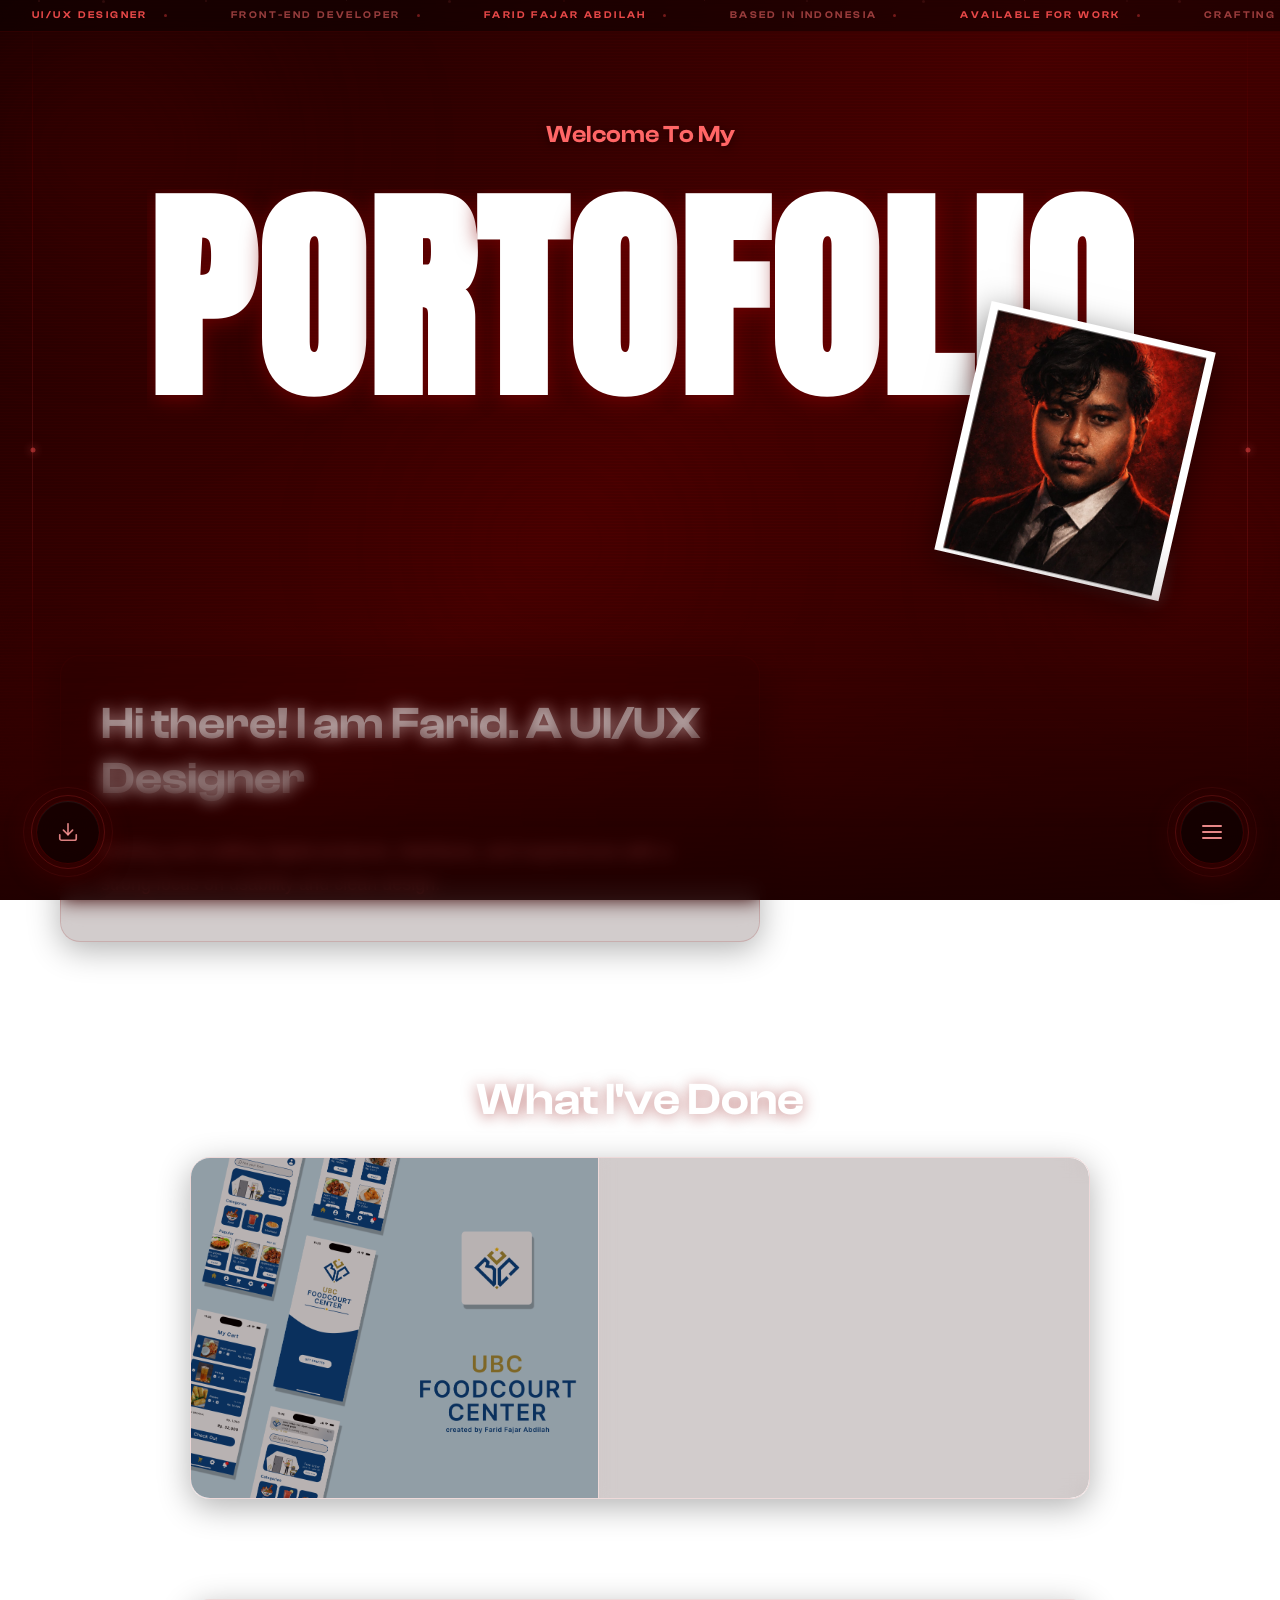
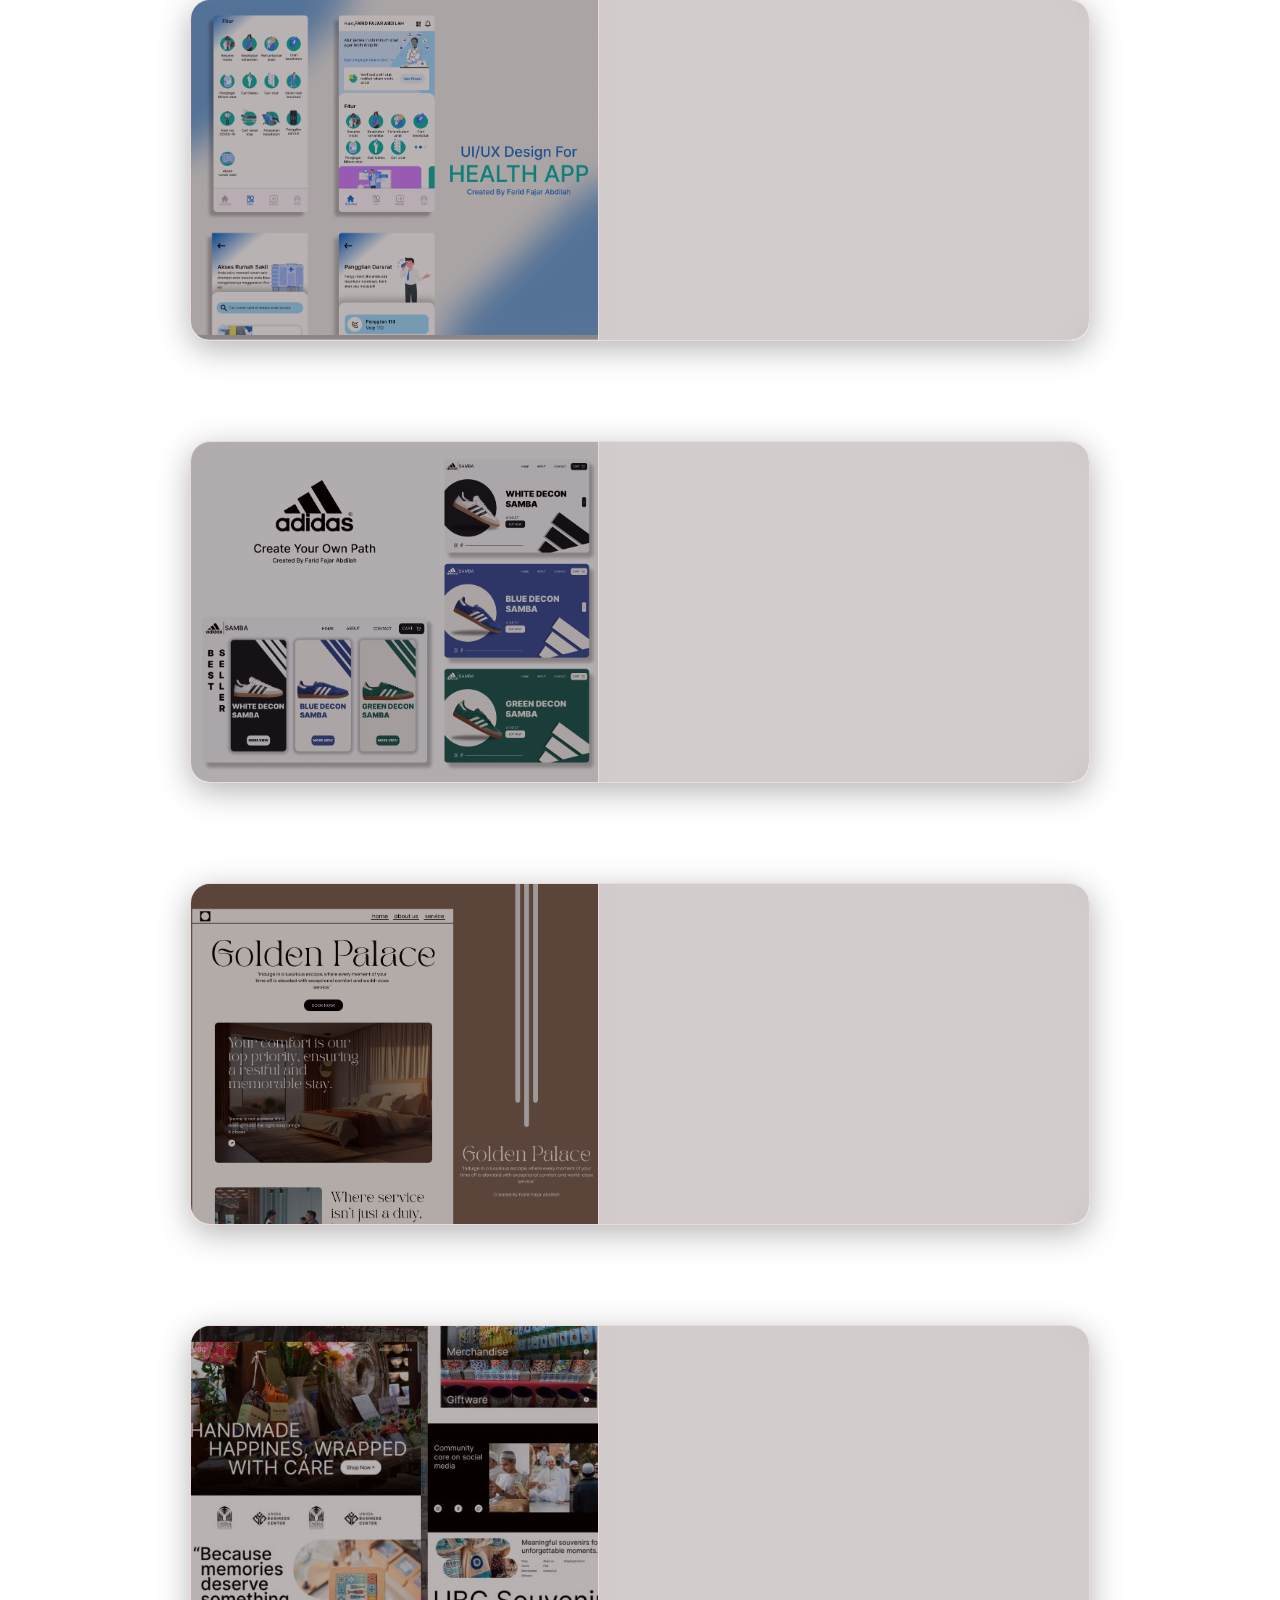
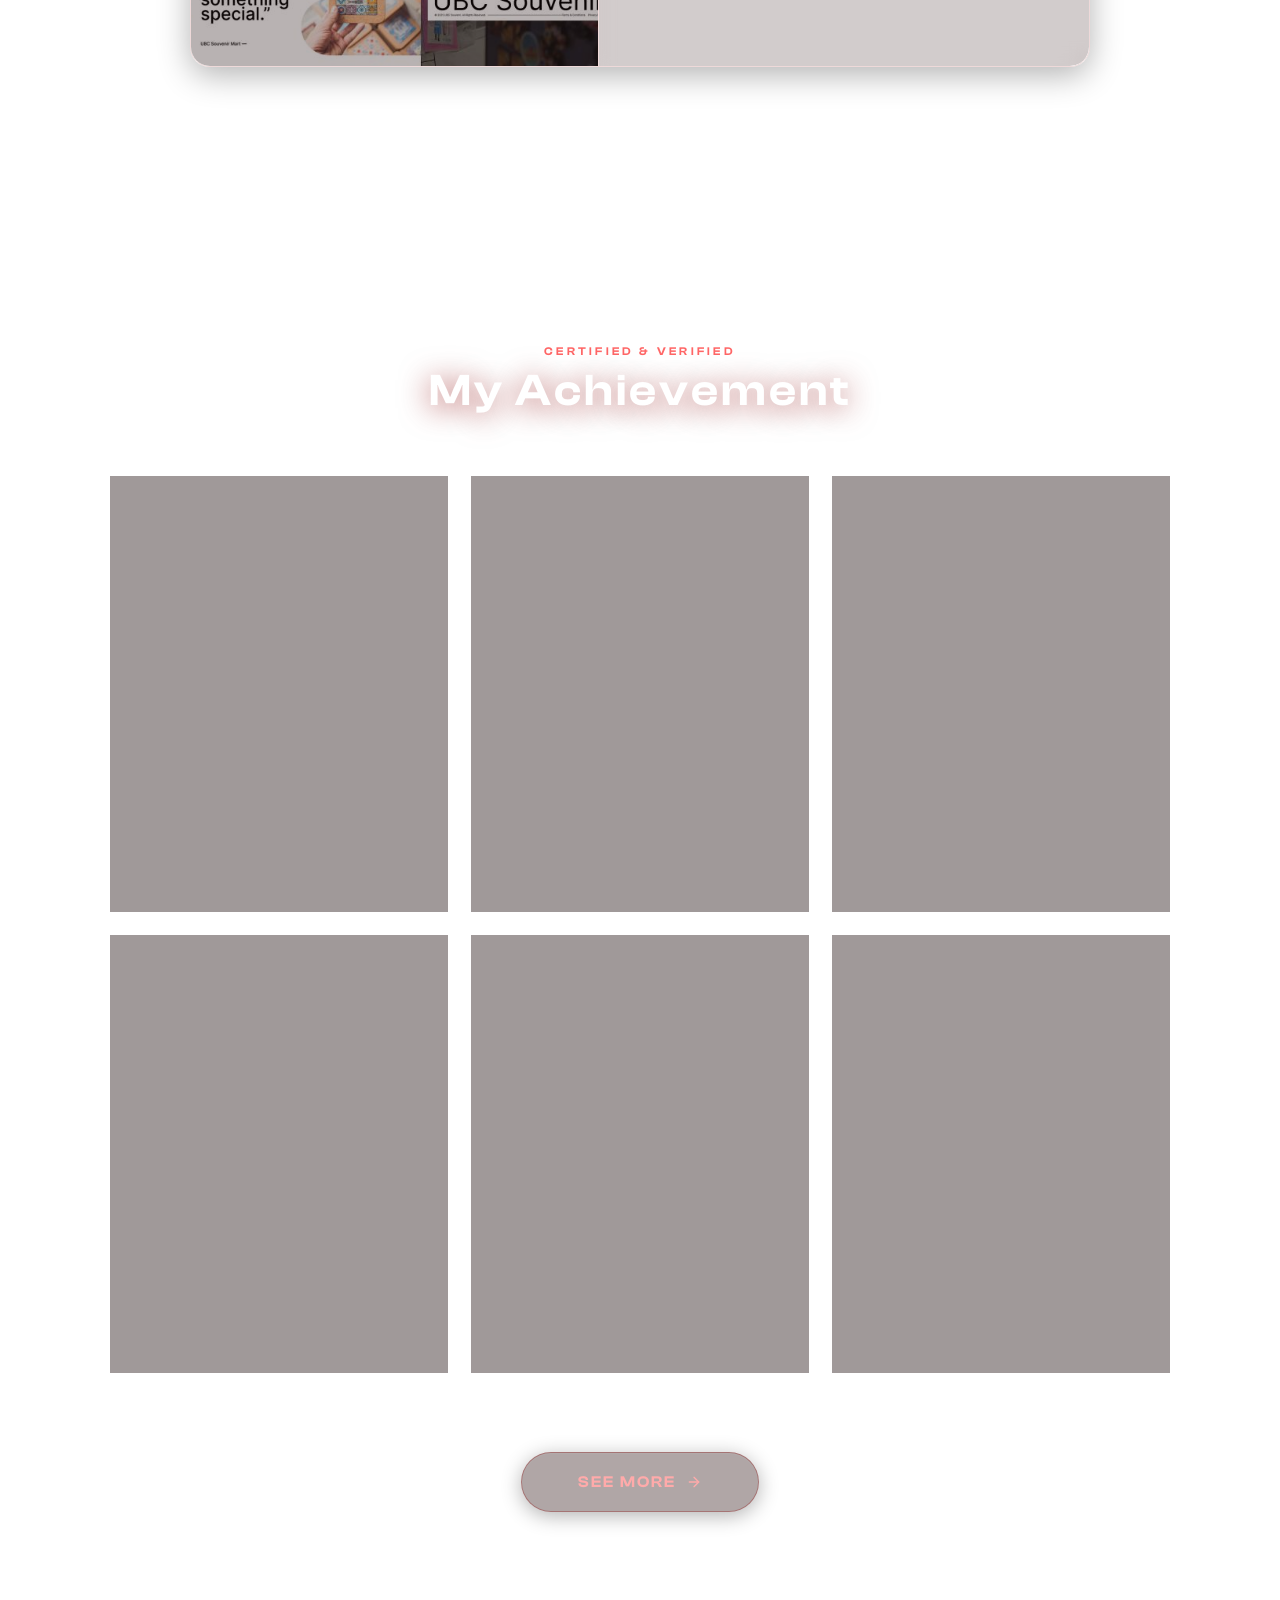
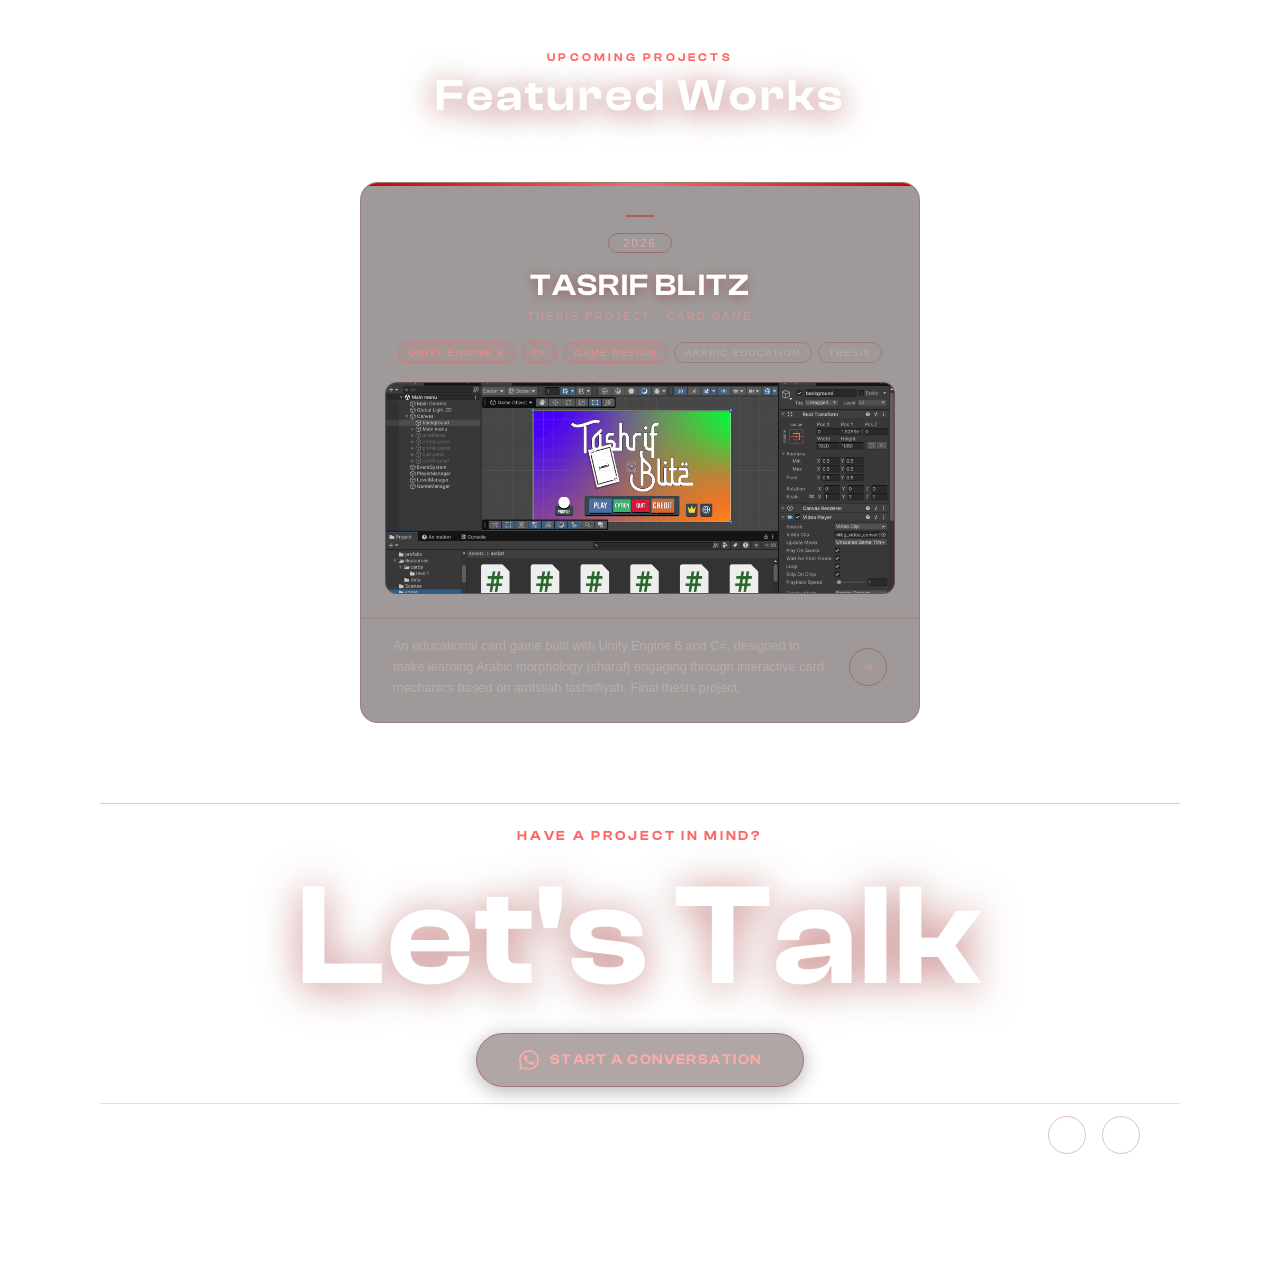
<file: index.html>
<!DOCTYPE html>
<html lang="id">

<head>
    <meta charset="UTF-8">
    <meta name="viewport" content="width=device-width, initial-scale=1.0">
    <title>Portfolio - Farid Fajar</title>
    <link rel="stylesheet" href="./styles/style.css">
    <link rel="shortcut icon" href="./public/assets/images/Group 29.png" type="image/x-icon">
    <link rel="stylesheet" href="https://unpkg.com/aos@next/dist/aos.css" />
</head>

<body>

    <!-- ══════════════════════════════════════════════════════════
         MARQUEE TICKER
    ══════════════════════════════════════════════════════════ -->
    <div class="marquee-wrap" aria-hidden="true">
        <div class="marquee-track">
            <!-- Segment A -->
            <span class="marquee-segment">
                <span class="marquee-item accent">UI/UX Designer<span class="marquee-dot"></span></span>
                <span class="marquee-item">Front-End Developer<span class="marquee-dot"></span></span>
                <span class="marquee-item accent">Farid Fajar Abdilah<span class="marquee-dot"></span></span>
                <span class="marquee-item">Based in Indonesia<span class="marquee-dot"></span></span>
                <span class="marquee-item accent">Available for Work<span class="marquee-dot"></span></span>
                <span class="marquee-item">Crafting Digital Experiences<span class="marquee-dot"></span></span>
                <span class="marquee-item accent">Unity Engine 6<span class="marquee-dot"></span></span>
                <span class="marquee-item">Open to Collaboration<span class="marquee-dot"></span></span>
                <span class="marquee-item accent">2026 Portfolio<span class="marquee-dot"></span></span>
                <span class="marquee-item">Clean Design · Usable Interfaces<span class="marquee-dot"></span></span>
            </span>
            <!-- Segment B (duplicate for seamless loop) -->
            <span class="marquee-segment">
                <span class="marquee-item accent">UI/UX Designer<span class="marquee-dot"></span></span>
                <span class="marquee-item">Front-End Developer<span class="marquee-dot"></span></span>
                <span class="marquee-item accent">Farid Fajar Abdilah<span class="marquee-dot"></span></span>
                <span class="marquee-item">Based in Indonesia<span class="marquee-dot"></span></span>
                <span class="marquee-item accent">Available for Work<span class="marquee-dot"></span></span>
                <span class="marquee-item">Crafting Digital Experiences<span class="marquee-dot"></span></span>
                <span class="marquee-item accent">Unity Engine 6<span class="marquee-dot"></span></span>
                <span class="marquee-item">Open to Collaboration<span class="marquee-dot"></span></span>
                <span class="marquee-item accent">2026 Portfolio<span class="marquee-dot"></span></span>
                <span class="marquee-item">Clean Design · Usable Interfaces<span class="marquee-dot"></span></span>
            </span>
        </div>
    </div>

    <div class="orb orb-1"></div>
    <div class="orb orb-2"></div>
    <div class="orb orb-3"></div>

    <div class="particles">
        <span class="particle"></span>
        <span class="particle"></span>
        <span class="particle"></span>
        <span class="particle"></span>
        <span class="particle"></span>
        <span class="particle"></span>
        <span class="particle"></span>
        <span class="particle"></span>
        <span class="particle"></span>
        <span class="particle"></span>
        <span class="particle"></span>
        <span class="particle"></span>
    </div>

    <div class="side-line side-line-left"></div>
    <div class="side-line side-line-right"></div>

    <!-- OLD NAV (hidden by CSS) -->
    <nav>
        <ul>
            <li><a href="#about">About</a></li>
            <li><a href="#project">Project</a></li>
            <li><a href="#achievement">Achievement</a></li>
            <li><a href="#featured">Featured</a></li>
            <li><a href="#contact">Contact</a></li>
        </ul>
    </nav>

    <!-- ══════════════════════════════════════════════════════════
         CV DOWNLOAD FAB - BOTTOM RIGHT (di atas FAB menu)
         Label sekarang ada di KANAN tombol
    ══════════════════════════════════════════════════════════ -->
    <div class="cv-fab-wrap" id="cvFab">
        <a href="./public/assets/images/sertif/farid-cv.pdf" download class="cv-fab-btn" aria-label="Download CV">
            <svg width="22" height="22" viewBox="0 0 24 24" fill="none" stroke="currentColor" stroke-width="1.8" stroke-linecap="round" stroke-linejoin="round">
                <path d="M21 15v4a2 2 0 01-2 2H5a2 2 0 01-2-2v-4"/>
                <polyline points="7 10 12 15 17 10"/>
                <line x1="12" y1="15" x2="12" y2="3"/>
            </svg>
        </a>
        <span class="cv-fab-label">Download CV</span>
    </div>

    <!-- ══════════════════════════════════════════════════════════
         FLOATING CIRCULAR NAV
    ══════════════════════════════════════════════════════════ -->
    <div class="fab-backdrop" id="fabBackdrop"></div>

    <div class="fab-nav" id="fabNav">

        <!-- Menu items (rendered bottom→top so first item is closest to button) -->
        <div class="fab-menu" id="fabMenu">

            <div class="fab-menu-item" data-index="4">
                <a href="#contact" class="fab-label" id="navContact">Contact</a>
                <a href="#contact" class="fab-icon-btn" aria-label="Contact">
                    <svg width="18" height="18" viewBox="0 0 24 24" fill="none" stroke="currentColor" stroke-width="1.8" stroke-linecap="round" stroke-linejoin="round">
                        <path d="M21 15a2 2 0 01-2 2H7l-4 4V5a2 2 0 012-2h14a2 2 0 012 2z"/>
                    </svg>
                </a>
            </div>

            <div class="fab-menu-item" data-index="3">
                <a href="#featured" class="fab-label">Featured</a>
                <a href="#featured" class="fab-icon-btn" aria-label="Featured">
                    <svg width="18" height="18" viewBox="0 0 24 24" fill="none" stroke="currentColor" stroke-width="1.8" stroke-linecap="round" stroke-linejoin="round">
                        <polygon points="12 2 15.09 8.26 22 9.27 17 14.14 18.18 21.02 12 17.77 5.82 21.02 7 14.14 2 9.27 8.91 8.26 12 2"/>
                    </svg>
                </a>
            </div>

            <div class="fab-menu-item" data-index="2">
                <a href="#achievement" class="fab-label">Achievement</a>
                <a href="#achievement" class="fab-icon-btn" aria-label="Achievement">
                    <svg width="18" height="18" viewBox="0 0 24 24" fill="none" stroke="currentColor" stroke-width="1.8" stroke-linecap="round" stroke-linejoin="round">
                        <circle cx="12" cy="8" r="6"/>
                        <path d="M15.477 12.89L17 22l-5-3-5 3 1.523-9.11"/>
                    </svg>
                </a>
            </div>

            <div class="fab-menu-item" data-index="1">
                <a href="#project" class="fab-label">Project</a>
                <a href="#project" class="fab-icon-btn" aria-label="Project">
                    <svg width="18" height="18" viewBox="0 0 24 24" fill="none" stroke="currentColor" stroke-width="1.8" stroke-linecap="round" stroke-linejoin="round">
                        <rect x="2" y="3" width="20" height="14" rx="2"/>
                        <path d="M8 21h8M12 17v4"/>
                    </svg>
                </a>
            </div>

            <div class="fab-menu-item" data-index="0">
                <a href="#about" class="fab-label">About</a>
                <a href="#about" class="fab-icon-btn" aria-label="About">
                    <svg width="18" height="18" viewBox="0 0 24 24" fill="none" stroke="currentColor" stroke-width="1.8" stroke-linecap="round" stroke-linejoin="round">
                        <path d="M20 21v-2a4 4 0 00-4-4H8a4 4 0 00-4 4v2"/>
                        <circle cx="12" cy="7" r="4"/>
                    </svg>
                </a>
            </div>

        </div>

        <!-- Main toggle button -->
        <div class="fab-toggle" id="fabToggle" aria-label="Toggle navigation" role="button" tabindex="0">
            <!-- Menu label tooltip -->
            <span class="fab-nav-label">Menu</span>
            <div class="fab-toggle-icon">
                <span></span>
                <span></span>
                <span></span>
            </div>
        </div>

    </div>

    <div class="container">
        <div class="hero">
            <p>Welcome To My</p>
            <div class="hero-title-wrapper">
                <h1 id="animated-title">PORTOFOLIO</h1>
            </div>
            <div class="hero-image-container">
                <img class="my-photo" src="./public/assets/images/Group 29.png" alt="Hero Image">
            </div>
        </div>

        <section id="about">
            <h1>Hi there! I am Farid. A UI/UX Designer</h1>
            <p>
                building and crafting digital products, interfaces, and experiences with a strong focus on usability and
                clean design.
            </p>
        </section>

        <section class="slider">
            <div class="slider-continer">
                <div class="slider-img"></div>
            </div>
        </section>

        <section id="project">
            <div class="project-wrapper">

                <div class="project-title">
                    <h1>What I've Done</h1>
                </div>

                <div class="project-list">

                    <div class="portfolio-card">
                        <div class="card-visual">
                            <img class="card-visual-img" src="./public/assets/images/Frame 2.png" alt="UBC App Design">
                        </div>
                        <div class="card-content">
                            <span class="tag">UBC App Design</span>
                            <p class="card-heading">
                                Designed a modern mobile app for Unida Business Center with an intuitive flow and
                                seamless user experience to support campus business activities.
                            </p>
                        </div>
                    </div>

                    <div class="portfolio-card">
                        <div class="card-visual">
                            <img class="card-visual-img" src="./public/assets/images/Frame 3.png" alt="Health App Design">
                        </div>
                        <div class="card-content">
                            <span class="tag">Health App Design</span>
                            <p class="card-heading">
                                Designed a health application that helps users monitor their condition, schedule
                                consultations, and access medical information quickly and easily.
                            </p>
                        </div>
                    </div>

                    <div class="portfolio-card">
                        <div class="card-visual">
                            <img class="card-visual-img" src="./public/assets/images/Frame 1.png" alt="Adidas Samba Web Design">
                        </div>
                        <div class="card-content">
                            <span class="tag">Adidas Samba Web Design</span>
                            <p class="card-heading">
                                Built a product landing page for Adidas Samba with a bold aesthetic, clean layout, and
                                compelling product presentation to drive purchase intent.
                            </p>
                        </div>
                    </div>

                    <div class="portfolio-card">
                        <div class="card-visual">
                            <img class="card-visual-img" src="./public/assets/images/Frame 6.png" alt="Golden Palace Hotel Web Design">
                        </div>
                        <div class="card-content">
                            <span class="tag">Golden Palace Hotel Web Design</span>
                            <p class="card-heading">
                                Designed a luxury hotel website with an elegant feel, showcasing rooms, facilities, and
                                the overall stay experience to attract potential guests.
                            </p>
                        </div>
                    </div>

                    <div class="portfolio-card">
                        <div class="card-visual">
                            <img class="card-visual-img" src="./public/assets/images/image.png" alt="UBC Souvenir Web Design">
                        </div>
                        <div class="card-content">
                            <span class="tag">UBC Souvenir Web Design</span>
                            <p class="card-heading">
                                Designed a user-friendly souvenir store website for Unida Business Center, presenting
                                the product catalog attractively to support campus merchandise sales online.
                            </p>
                        </div>
                    </div>

                </div>

                <div class="see-more-wrapper">
                    <a href="projects.html" class="btn-see-more">
                        <span>See More</span>
                        <svg width="16" height="16" viewBox="0 0 24 24" fill="none" stroke="currentColor" stroke-width="2" stroke-linecap="round" stroke-linejoin="round">
                            <line x1="5" y1="12" x2="19" y2="12"/>
                            <polyline points="12 5 19 12 12 19"/>
                        </svg>
                    </a>
                </div>

            </div>
        </section>

        <section id="achievement">
            <div class="achievement-wrapper">

                <div class="achievement-header">
                    <p class="achievement-sub">Certified &amp; Verified</p>
                    <h1 class="achievement-title">My Achievement</h1>
                </div>

                <div class="cert-grid">

                    <div class="cert-card">
                        <div class="cert-img-wrap">
                            <img src="./public/assets/images/sertif/cert1.jpg" alt="Belajar Dasar Pemrograman Web" class="cert-img">
                            <div class="cert-overlay">
                                <span class="cert-date">25 Juni 2025</span>
                            </div>
                        </div>
                        <div class="cert-info">
                            <span class="cert-tag">Web Development</span>
                            <h3 class="cert-name">Belajar Dasar Pemrograman Web</h3>
                            <p class="cert-desc">Menguasai fondasi web development: HTML semantik, CSS styling, dan struktur halaman web yang baik sebagai langkah awal menjadi web developer profesional.</p>
                            <a href="https://dicoding.com/certificates/07Z632232ZQR" target="_blank" class="cert-verify">
                                <span>Verify</span>
                                <svg width="12" height="12" viewBox="0 0 24 24" fill="none" stroke="currentColor" stroke-width="2.5"><path d="M18 13v6a2 2 0 01-2 2H5a2 2 0 01-2-2V8a2 2 0 012-2h6"/><polyline points="15 3 21 3 21 9"/><line x1="10" y1="14" x2="21" y2="3"/></svg>
                            </a>
                        </div>
                    </div>

                    <div class="cert-card">
                        <div class="cert-img-wrap">
                            <img src="./public/assets/images/sertif/cert2.jpg" alt="Belajar Fundamental Front-End Web Development" class="cert-img">
                            <div class="cert-overlay">
                                <span class="cert-date">24 Oktober 2025</span>
                            </div>
                        </div>
                        <div class="cert-info">
                            <span class="cert-tag">Front-End</span>
                            <h3 class="cert-name">Belajar Fundamental Front-End Web Development</h3>
                            <p class="cert-desc">Memperdalam kemampuan front-end dengan konsep lanjutan seperti Web Components, module bundler, dan pengembangan aplikasi web modern yang interaktif.</p>
                            <a href="https://dicoding.com/certificates/N9ZO21LL6PG5" target="_blank" class="cert-verify">
                                <span>Verify</span>
                                <svg width="12" height="12" viewBox="0 0 24 24" fill="none" stroke="currentColor" stroke-width="2.5"><path d="M18 13v6a2 2 0 01-2 2H5a2 2 0 01-2-2V8a2 2 0 012-2h6"/><polyline points="15 3 21 3 21 9"/><line x1="10" y1="14" x2="21" y2="3"/></svg>
                            </a>
                        </div>
                    </div>

                    <div class="cert-card">
                        <div class="cert-img-wrap">
                            <img src="./public/assets/images/sertif/cert3.jpg" alt="Memulai Dasar Pemrograman untuk Menjadi Pengembang Software" class="cert-img">
                            <div class="cert-overlay">
                                <span class="cert-date">17 Agustus 2025</span>
                            </div>
                        </div>
                        <div class="cert-info">
                            <span class="cert-tag">Programming</span>
                            <h3 class="cert-name">Memulai Dasar Pemrograman untuk Menjadi Pengembang Software</h3>
                            <p class="cert-desc">Membangun pemahaman dasar dunia pemrograman dan software development: mulai dari cara kerja komputer hingga pola pikir seorang developer.</p>
                            <a href="https://dicoding.com/certificates/MEPJ2LMGWP3V" target="_blank" class="cert-verify">
                                <span>Verify</span>
                                <svg width="12" height="12" viewBox="0 0 24 24" fill="none" stroke="currentColor" stroke-width="2.5"><path d="M18 13v6a2 2 0 01-2 2H5a2 2 0 01-2-2V8a2 2 0 012-2h6"/><polyline points="15 3 21 3 21 9"/><line x1="10" y1="14" x2="21" y2="3"/></svg>
                            </a>
                        </div>
                    </div>

                    <div class="cert-card">
                        <div class="cert-img-wrap">
                            <img src="./public/assets/images/sertif/cert4.jpg" alt="Belajar Dasar Pemrograman JavaScript" class="cert-img">
                            <div class="cert-overlay">
                                <span class="cert-date">08 September 2025</span>
                            </div>
                        </div>
                        <div class="cert-info">
                            <span class="cert-tag">JavaScript</span>
                            <h3 class="cert-name">Belajar Dasar Pemrograman JavaScript</h3>
                            <p class="cert-desc">Menguasai bahasa pemrograman JavaScript dari dasar: variabel, fungsi, logika, hingga manipulasi data — fondasi utama pengembangan web modern.</p>
                            <a href="https://dicoding.com/certificates/07Z6JG1G2XQR" target="_blank" class="cert-verify">
                                <span>Verify</span>
                                <svg width="12" height="12" viewBox="0 0 24 24" fill="none" stroke="currentColor" stroke-width="2.5"><path d="M18 13v6a2 2 0 01-2 2H5a2 2 0 01-2-2V8a2 2 0 012-2h6"/><polyline points="15 3 21 3 21 9"/><line x1="10" y1="14" x2="21" y2="3"/></svg>
                            </a>
                        </div>
                    </div>

                    <div class="cert-card">
                        <div class="cert-img-wrap">
                            <img src="./public/assets/images/sertif/cert5.jpg" alt="Pengenalan ke Logika Pemrograman" class="cert-img">
                            <div class="cert-overlay">
                                <span class="cert-date">20 Agustus 2025</span>
                            </div>
                        </div>
                        <div class="cert-info">
                            <span class="cert-tag">Logic</span>
                            <h3 class="cert-name">Pengenalan ke Logika Pemrograman (Programming Logic 101)</h3>
                            <p class="cert-desc">Memahami dasar-dasar logika komputasional: algoritma, flowchart, kondisional, dan perulangan — kunci berpikir seperti seorang programmer.</p>
                            <a href="https://dicoding.com/certificates/KEXL23DE0ZG2" target="_blank" class="cert-verify">
                                <span>Verify</span>
                                <svg width="12" height="12" viewBox="0 0 24 24" fill="none" stroke="currentColor" stroke-width="2.5"><path d="M18 13v6a2 2 0 01-2 2H5a2 2 0 01-2-2V8a2 2 0 012-2h6"/><polyline points="15 3 21 3 21 9"/><line x1="10" y1="14" x2="21" y2="3"/></svg>
                            </a>
                        </div>
                    </div>

                    <div class="cert-card">
                        <div class="cert-img-wrap">
                            <img src="./public/assets/images/sertif/cert6.jpg" alt="Belajar Membuat Front-End Web untuk Pemula" class="cert-img">
                            <div class="cert-overlay">
                                <span class="cert-date">23 September 2025</span>
                            </div>
                        </div>
                        <div class="cert-info">
                            <span class="cert-tag">Front-End</span>
                            <h3 class="cert-name">Belajar Membuat Front-End Web untuk Pemula</h3>
                            <p class="cert-desc">Belajar membangun antarmuka web yang responsif dan menarik dari nol menggunakan HTML dan CSS, dengan pendekatan yang ramah untuk pemula.</p>
                            <a href="https://dicoding.com/certificates/GRX5JD8LYX0M" target="_blank" class="cert-verify">
                                <span>Verify</span>
                                <svg width="12" height="12" viewBox="0 0 24 24" fill="none" stroke="currentColor" stroke-width="2.5"><path d="M18 13v6a2 2 0 01-2 2H5a2 2 0 01-2-2V8a2 2 0 012-2h6"/><polyline points="15 3 21 3 21 9"/><line x1="10" y1="14" x2="21" y2="3"/></svg>
                            </a>
                        </div>
                    </div>

                </div>

                <div class="see-more-wrapper">
                    <a href="achievment.html" class="btn-see-more">
                        <span>See More</span>
                        <svg width="16" height="16" viewBox="0 0 24 24" fill="none" stroke="currentColor" stroke-width="2" stroke-linecap="round" stroke-linejoin="round">
                            <line x1="5" y1="12" x2="19" y2="12"/>
                            <polyline points="12 5 19 12 12 19"/>
                        </svg>
                    </a>
                </div>

            </div>
        </section>

        <section id="featured">
            <div class="featured-wrapper">

                <div class="featured-header">
                    <p class="featured-sub">Upcoming Projects</p>
                    <h1 class="featured-title">Featured Works</h1>
                </div>

                <div class="featured-grid">

                    <div class="featured-card">
                        <div class="featured-card-accent accent-red"></div>
                        <div class="featured-card-top">
                            <div class="featured-dash"></div>
                            <span class="featured-year">2026</span>
                            <h3 class="featured-card-title">TASRIF BLITZ</h3>
                            <p class="featured-card-type">Thesis Project · Card Game</p>
                        </div>

                        <div class="featured-tags">
                            <span class="ftag highlight">Unity Engine 6</span>
                            <span class="ftag highlight">C#</span>
                            <span class="ftag highlight">Game Design</span>
                            <span class="ftag">Arabic Education</span>
                            <span class="ftag">Thesis</span>
                        </div>

                        <div class="featured-visual">
                            <div class="featured-visual-inner">
                                <img src="./public/assets/images/game.png" alt="Tashrif Blitz Gameplay" class="featured-visual-img">
                            </div>
                        </div>

                        <div class="featured-card-footer">
                            <p class="featured-desc">
                                An educational card game built with Unity Engine 6 and C#, designed to make learning Arabic morphology (sharaf) engaging through interactive card mechanics based on amtsilah tashrifiyah. Final thesis project.
                            </p>
                            <div class="featured-arrow">
                                <svg width="14" height="14" viewBox="0 0 24 24" fill="none" stroke="currentColor" stroke-width="2"><path d="M5 12h14M12 5l7 7-7 7"/></svg>
                            </div>
                        </div>
                    </div>

                </div>
            </div>
        </section>

        <section id="contact">
            <div class="contact-wrapper">
                <p class="contact-sub">Have a project in mind?</p>
                <h2 class="contact-title">Let's Talk</h2>
                <a
                    href="https://wa.me/6282331598511?text=Hi%20Farid%2C%20I%20saw%20your%20portfolio%20and%20would%20love%20to%20talk!"
                    target="_blank"
                    class="btn-whatsapp"
                >
                    <svg width="20" height="20" viewBox="0 0 24 24" fill="currentColor">
                        <path d="M17.472 14.382c-.297-.149-1.758-.867-2.03-.967-.273-.099-.471-.148-.67.15-.197.297-.767.966-.94 1.164-.173.199-.347.223-.644.075-.297-.15-1.255-.463-2.39-1.475-.883-.788-1.48-1.761-1.653-2.059-.173-.297-.018-.458.13-.606.134-.133.298-.347.446-.52.149-.174.198-.298.298-.497.099-.198.05-.371-.025-.52-.075-.149-.669-1.612-.916-2.207-.242-.579-.487-.5-.669-.51-.173-.008-.371-.01-.57-.01-.198 0-.52.074-.792.372-.272.297-1.04 1.016-1.04 2.479 0 1.462 1.065 2.875 1.213 3.074.149.198 2.096 3.2 5.077 4.487.709.306 1.262.489 1.694.625.712.227 1.36.195 1.871.118.571-.085 1.758-.719 2.006-1.413.248-.694.248-1.289.173-1.413-.074-.124-.272-.198-.57-.347m-5.421 7.403h-.004a9.87 9.87 0 01-5.031-1.378l-.361-.214-3.741.982.998-3.648-.235-.374a9.86 9.86 0 01-1.51-5.26c.001-5.45 4.436-9.884 9.888-9.884 2.64 0 5.122 1.03 6.988 2.898a9.825 9.825 0 012.893 6.994c-.003 5.45-4.437 9.884-9.885 9.884m8.413-18.297A11.815 11.815 0 0012.05 0C5.495 0 .16 5.335.157 11.892c0 2.096.547 4.142 1.588 5.945L.057 24l6.305-1.654a11.882 11.882 0 005.683 1.448h.005c6.554 0 11.89-5.335 11.893-11.893a11.821 11.821 0 00-3.48-8.413z"/>
                    </svg>
                    <span>Start a Conversation</span>
                </a>
            </div>

            <footer class="site-footer">
                <p class="footer-copy">&copy; 2025 Farid Fajar Abdilah. All rights reserved.</p>
                <div class="footer-socials">
                    <a href="https://www.instagram.com/farid_fajar_abdilah?igsh=MTcydG9mejZjM2Y5dQ==" target="_blank" class="social-link" aria-label="Instagram">
                        <svg width="20" height="20" viewBox="0 0 24 24" fill="none" stroke="currentColor" stroke-width="1.8" stroke-linecap="round" stroke-linejoin="round">
                            <rect x="2" y="2" width="20" height="20" rx="5" ry="5"/>
                            <circle cx="12" cy="12" r="4"/>
                            <circle cx="17.5" cy="6.5" r="0.8" fill="currentColor" stroke="none"/>
                        </svg>
                    </a>
                    <a href="https://www.linkedin.com/in/farid-fajar-abdilah-87ba18336/" target="_blank" class="social-link" aria-label="LinkedIn">
                        <svg width="20" height="20" viewBox="0 0 24 24" fill="currentColor">
                            <path d="M20.447 20.452h-3.554v-5.569c0-1.328-.027-3.037-1.852-3.037-1.853 0-2.136 1.445-2.136 2.939v5.667H9.351V9h3.414v1.561h.046c.477-.9 1.637-1.85 3.37-1.85 3.601 0 4.267 2.37 4.267 5.455v6.286zM5.337 7.433a2.062 2.062 0 01-2.063-2.065 2.064 2.064 0 112.063 2.065zm1.782 13.019H3.555V9h3.564v11.452zM22.225 0H1.771C.792 0 0 .774 0 1.729v20.542C0 23.227.792 24 1.771 24h20.451C23.2 24 24 23.227 24 22.271V1.729C24 .774 23.2 0 22.222 0h.003z"/>
                        </svg>
                    </a>
                </div>
            </footer>
        </section>
    </div>

    <script src="./script/script.js"></script>
    <script src="https://unpkg.com/aos@next/dist/aos.js"></script>
    <script>
        AOS.init();
    </script>
    <script src="./script/slider.js"></script>

</body>

</html>
</file>
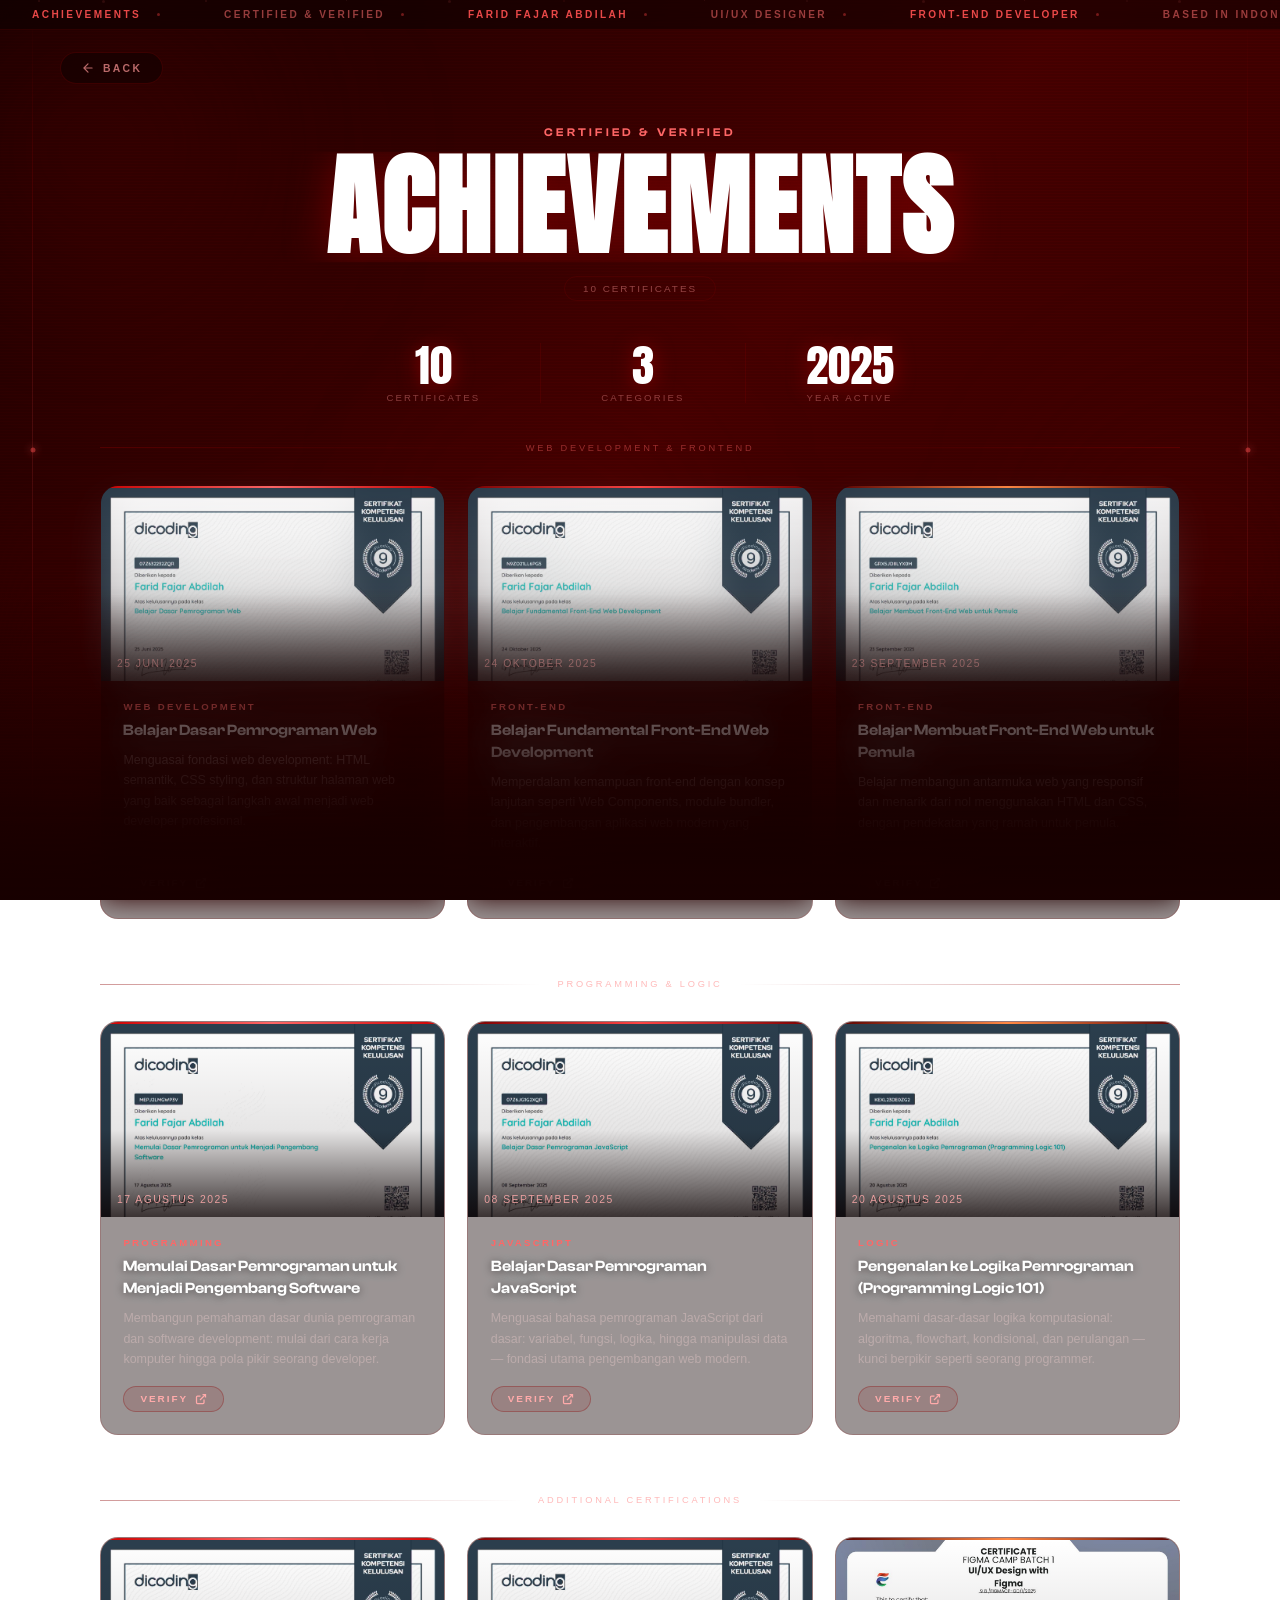
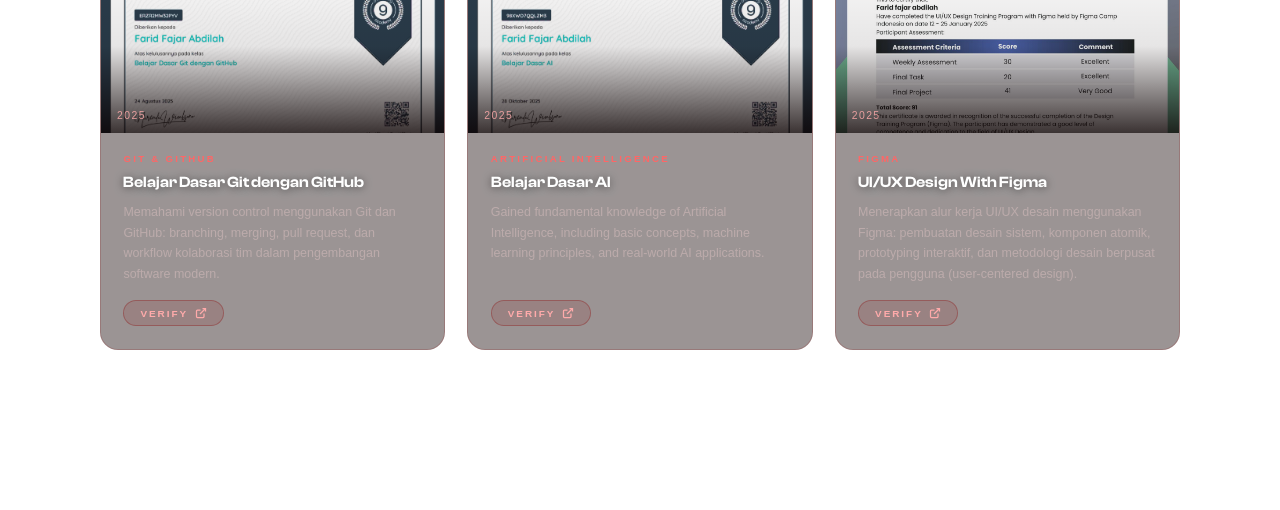
<file: achievment.html>
<!DOCTYPE html>
<html lang="id">

<head>
    <meta charset="UTF-8">
    <meta name="viewport" content="width=device-width, initial-scale=1.0">
    <title>Achievements — Farid Fajar</title>
    <link rel="shortcut icon" href="./public/assets/images/Group 29.png" type="image/x-icon">
    <link rel="stylesheet" href="./styles/achievment.css">

</head>

<body>

    <div class="blur-bottom"></div>

    <!-- MARQUEE -->
    <div class="marquee-wrap" aria-hidden="true">
        <div class="marquee-track">
            <span class="marquee-segment">
                <span class="marquee-item accent">Achievements<span class="marquee-dot"></span></span>
                <span class="marquee-item">Certified &amp; Verified<span class="marquee-dot"></span></span>
                <span class="marquee-item accent">Farid Fajar Abdilah<span class="marquee-dot"></span></span>
                <span class="marquee-item">UI/UX Designer<span class="marquee-dot"></span></span>
                <span class="marquee-item accent">Front-End Developer<span class="marquee-dot"></span></span>
                <span class="marquee-item">Based in Indonesia<span class="marquee-dot"></span></span>
                <span class="marquee-item accent">Available for Work<span class="marquee-dot"></span></span>
                <span class="marquee-item">Dicoding Certified<span class="marquee-dot"></span></span>
                <span class="marquee-item accent">2026 Portfolio<span class="marquee-dot"></span></span>
                <span class="marquee-item">Open to Collaboration<span class="marquee-dot"></span></span>
            </span>
            <span class="marquee-segment">
                <span class="marquee-item accent">Achievements<span class="marquee-dot"></span></span>
                <span class="marquee-item">Certified &amp; Verified<span class="marquee-dot"></span></span>
                <span class="marquee-item accent">Farid Fajar Abdilah<span class="marquee-dot"></span></span>
                <span class="marquee-item">UI/UX Designer<span class="marquee-dot"></span></span>
                <span class="marquee-item accent">Front-End Developer<span class="marquee-dot"></span></span>
                <span class="marquee-item">Based in Indonesia<span class="marquee-dot"></span></span>
                <span class="marquee-item accent">Available for Work<span class="marquee-dot"></span></span>
                <span class="marquee-item">Dicoding Certified<span class="marquee-dot"></span></span>
                <span class="marquee-item accent">2026 Portfolio<span class="marquee-dot"></span></span>
                <span class="marquee-item">Open to Collaboration<span class="marquee-dot"></span></span>
            </span>
        </div>
    </div>

    <!-- ORBS -->
    <div class="orb orb-1"></div>
    <div class="orb orb-2"></div>
    <div class="orb orb-3"></div>

    <!-- PARTICLES -->
    <div class="particles">
        <span class="particle"></span><span class="particle"></span><span class="particle"></span>
        <span class="particle"></span><span class="particle"></span><span class="particle"></span>
        <span class="particle"></span><span class="particle"></span><span class="particle"></span>
        <span class="particle"></span><span class="particle"></span><span class="particle"></span>
    </div>

    <!-- SIDE LINES -->
    <div class="side-line side-line-left"></div>
    <div class="side-line side-line-right"></div>

    <!-- BACK BTN -->
    <a href="./index.html" class="back-btn">
        <svg width="14" height="14" viewBox="0 0 24 24" fill="none" stroke="currentColor" stroke-width="2"
            stroke-linecap="round" stroke-linejoin="round">
            <path d="M19 12H5M12 5l-7 7 7 7" />
        </svg>
        Back
    </a>

    <!-- PAGE HEADER -->
    <div class="page-header">
        <span class="page-header-sub">Certified &amp; Verified</span>
        <h1>ACHIEVEMENTS</h1>
        <span class="count-badge">10 Certificates</span>
    </div>

    <!-- STAT BAR -->
    <div class="stat-bar">
        <div class="stat-item">
            <div class="stat-num">10</div>
            <div class="stat-label">Certificates</div>
        </div>
        <div class="stat-divider"></div>
        <div class="stat-item">
            <div class="stat-num">3</div>
            <div class="stat-label">Categories</div>
        </div>
        <div class="stat-divider"></div>
        <div class="stat-item">
            <div class="stat-num">2025</div>
            <div class="stat-label">Year Active</div>
        </div>
    </div>

    <!-- CERT SECTION -->
    <div class="cert-section">

        <!-- ─── BATCH 1: Web Development ─── -->
        <div class="section-divider">
            <div class="section-divider-line"></div>
            <span class="section-divider-label">Web Development &amp; Frontend</span>
            <div class="section-divider-line" style="background:linear-gradient(to left,rgba(139,0,0,.4),transparent)">
            </div>
        </div>

        <div class="cert-grid">

            <!-- CERT 1 -->
            <div class="cert-card" data-index="0">
                <span class="cert-index">01</span>
                <div class="cert-img-wrap">
                    <img src="./public/assets/images/sertif/cert1.jpg" alt="Belajar Dasar Pemrograman Web"
                        class="cert-img"
                        onerror="this.parentElement.innerHTML='<div class=\'cert-img-placeholder\'><svg width=\'50\' height=\'50\' viewBox=\'0 0 24 24\' fill=\'none\' stroke=\'rgba(139,0,0,0.35)\' stroke-width=\'1\' stroke-linecap=\'round\'><polyline points=\'16 18 22 12 16 6\'/><polyline points=\'8 6 2 12 8 18\'/></svg></div>'">
                    <div class="cert-overlay"><span class="cert-date">25 Juni 2025</span></div>
                </div>
                <div class="cert-info">
                    <span class="cert-tag">Web Development</span>
                    <h3 class="cert-name">Belajar Dasar Pemrograman Web</h3>
                    <p class="cert-desc">Menguasai fondasi web development: HTML semantik, CSS styling, dan struktur
                        halaman web yang baik sebagai langkah awal menjadi web developer profesional.</p>
                    <a href="https://dicoding.com/certificates/07Z632232ZQR" target="_blank" class="cert-verify">
                        <span>Verify</span>
                        <svg width="12" height="12" viewBox="0 0 24 24" fill="none" stroke="currentColor"
                            stroke-width="2.5">
                            <path d="M18 13v6a2 2 0 01-2 2H5a2 2 0 01-2-2V8a2 2 0 012-2h6" />
                            <polyline points="15 3 21 3 21 9" />
                            <line x1="10" y1="14" x2="21" y2="3" />
                        </svg>
                    </a>
                </div>
            </div>

            <!-- CERT 2 -->
            <div class="cert-card" data-index="1">
                <span class="cert-index">02</span>
                <div class="cert-img-wrap">
                    <img src="./public/assets/images/sertif/cert2.jpg" alt="Fundamental Front-End" class="cert-img"
                        onerror="this.parentElement.innerHTML='<div class=\'cert-img-placeholder\'><svg width=\'50\' height=\'50\' viewBox=\'0 0 24 24\' fill=\'none\' stroke=\'rgba(139,0,0,0.35)\' stroke-width=\'1\' stroke-linecap=\'round\'><rect x=\'2\' y=\'3\' width=\'20\' height=\'14\' rx=\'2\'/><path d=\'M8 21h8M12 17v4\'/></svg></div>'">
                    <div class="cert-overlay"><span class="cert-date">24 Oktober 2025</span></div>
                </div>
                <div class="cert-info">
                    <span class="cert-tag">Front-End</span>
                    <h3 class="cert-name">Belajar Fundamental Front-End Web Development</h3>
                    <p class="cert-desc">Memperdalam kemampuan front-end dengan konsep lanjutan seperti Web Components,
                        module bundler, dan pengembangan aplikasi web modern yang interaktif.</p>
                    <a href="https://dicoding.com/certificates/N9ZO21LL6PG5" target="_blank" class="cert-verify">
                        <span>Verify</span>
                        <svg width="12" height="12" viewBox="0 0 24 24" fill="none" stroke="currentColor"
                            stroke-width="2.5">
                            <path d="M18 13v6a2 2 0 01-2 2H5a2 2 0 01-2-2V8a2 2 0 012-2h6" />
                            <polyline points="15 3 21 3 21 9" />
                            <line x1="10" y1="14" x2="21" y2="3" />
                        </svg>
                    </a>
                </div>
            </div>

            <!-- CERT 6 -->
            <div class="cert-card" data-index="2">
                <span class="cert-index">06</span>
                <div class="cert-img-wrap">
                    <img src="./public/assets/images/sertif/cert6.jpg" alt="Front-End Web untuk Pemula" class="cert-img"
                        onerror="this.parentElement.innerHTML='<div class=\'cert-img-placeholder\'><svg width=\'50\' height=\'50\' viewBox=\'0 0 24 24\' fill=\'none\' stroke=\'rgba(139,0,0,0.35)\' stroke-width=\'1\' stroke-linecap=\'round\'><path d=\'M4 17l6-6-6-6\'/><line x1=\'12\' y1=\'19\' x2=\'20\' y2=\'19\'/></svg></div>'">
                    <div class="cert-overlay"><span class="cert-date">23 September 2025</span></div>
                </div>
                <div class="cert-info">
                    <span class="cert-tag">Front-End</span>
                    <h3 class="cert-name">Belajar Membuat Front-End Web untuk Pemula</h3>
                    <p class="cert-desc">Belajar membangun antarmuka web yang responsif dan menarik dari nol menggunakan
                        HTML dan CSS, dengan pendekatan yang ramah untuk pemula.</p>
                    <a href="https://dicoding.com/certificates/GRX5JD8LYX0M" target="_blank" class="cert-verify">
                        <span>Verify</span>
                        <svg width="12" height="12" viewBox="0 0 24 24" fill="none" stroke="currentColor"
                            stroke-width="2.5">
                            <path d="M18 13v6a2 2 0 01-2 2H5a2 2 0 01-2-2V8a2 2 0 012-2h6" />
                            <polyline points="15 3 21 3 21 9" />
                            <line x1="10" y1="14" x2="21" y2="3" />
                        </svg>
                    </a>
                </div>
            </div>

        </div><!-- /cert-grid -->

        <!-- ─── BATCH 2: Programming ─── -->
        <div class="section-divider">
            <div class="section-divider-line"></div>
            <span class="section-divider-label">Programming &amp; Logic</span>
            <div class="section-divider-line" style="background:linear-gradient(to left,rgba(139,0,0,.4),transparent)">
            </div>
        </div>

        <div class="cert-grid">

            <!-- CERT 3 -->
            <div class="cert-card" data-index="3">
                <span class="cert-index">03</span>
                <div class="cert-img-wrap">
                    <img src="./public/assets/images/sertif/cert3.jpg" alt="Dasar Pemrograman Software" class="cert-img"
                        onerror="this.parentElement.innerHTML='<div class=\'cert-img-placeholder\'><svg width=\'50\' height=\'50\' viewBox=\'0 0 24 24\' fill=\'none\' stroke=\'rgba(139,0,0,0.35)\' stroke-width=\'1\' stroke-linecap=\'round\'><circle cx=\'12\' cy=\'12\' r=\'10\'/><line x1=\'12\' y1=\'8\' x2=\'12\' y2=\'12\'/><line x1=\'12\' y1=\'16\' x2=\'12.01\' y2=\'16\'/></svg></div>'">
                    <div class="cert-overlay"><span class="cert-date">17 Agustus 2025</span></div>
                </div>
                <div class="cert-info">
                    <span class="cert-tag">Programming</span>
                    <h3 class="cert-name">Memulai Dasar Pemrograman untuk Menjadi Pengembang Software</h3>
                    <p class="cert-desc">Membangun pemahaman dasar dunia pemrograman dan software development: mulai
                        dari cara kerja komputer hingga pola pikir seorang developer.</p>
                    <a href="https://dicoding.com/certificates/MEPJ2LMGWP3V" target="_blank" class="cert-verify">
                        <span>Verify</span>
                        <svg width="12" height="12" viewBox="0 0 24 24" fill="none" stroke="currentColor"
                            stroke-width="2.5">
                            <path d="M18 13v6a2 2 0 01-2 2H5a2 2 0 01-2-2V8a2 2 0 012-2h6" />
                            <polyline points="15 3 21 3 21 9" />
                            <line x1="10" y1="14" x2="21" y2="3" />
                        </svg>
                    </a>
                </div>
            </div>

            <!-- CERT 4 -->
            <div class="cert-card" data-index="4">
                <span class="cert-index">04</span>
                <div class="cert-img-wrap">
                    <img src="./public/assets/images/sertif/cert4.jpg" alt="Dasar JavaScript" class="cert-img"
                        onerror="this.parentElement.innerHTML='<div class=\'cert-img-placeholder\'><svg width=\'50\' height=\'50\' viewBox=\'0 0 24 24\' fill=\'none\' stroke=\'rgba(139,0,0,0.35)\' stroke-width=\'1\' stroke-linecap=\'round\'><polyline points=\'16 18 22 12 16 6\'/><polyline points=\'8 6 2 12 8 18\'/></svg></div>'">
                    <div class="cert-overlay"><span class="cert-date">08 September 2025</span></div>
                </div>
                <div class="cert-info">
                    <span class="cert-tag">JavaScript</span>
                    <h3 class="cert-name">Belajar Dasar Pemrograman JavaScript</h3>
                    <p class="cert-desc">Menguasai bahasa pemrograman JavaScript dari dasar: variabel, fungsi, logika,
                        hingga manipulasi data — fondasi utama pengembangan web modern.</p>
                    <a href="https://dicoding.com/certificates/07Z6JG1G2XQR" target="_blank" class="cert-verify">
                        <span>Verify</span>
                        <svg width="12" height="12" viewBox="0 0 24 24" fill="none" stroke="currentColor"
                            stroke-width="2.5">
                            <path d="M18 13v6a2 2 0 01-2 2H5a2 2 0 01-2-2V8a2 2 0 012-2h6" />
                            <polyline points="15 3 21 3 21 9" />
                            <line x1="10" y1="14" x2="21" y2="3" />
                        </svg>
                    </a>
                </div>
            </div>

            <!-- CERT 5 -->
            <div class="cert-card" data-index="5">
                <span class="cert-index">05</span>
                <div class="cert-img-wrap">
                    <img src="./public/assets/images/sertif/cert5.jpg" alt="Logika Pemrograman" class="cert-img"
                        onerror="this.parentElement.innerHTML='<div class=\'cert-img-placeholder\'><svg width=\'50\' height=\'50\' viewBox=\'0 0 24 24\' fill=\'none\' stroke=\'rgba(139,0,0,0.35)\' stroke-width=\'1\' stroke-linecap=\'round\'><path d=\'M18 20V10\'/><path d=\'M12 20V4\'/><path d=\'M6 20v-6\'/></svg></div>'">
                    <div class="cert-overlay"><span class="cert-date">20 Agustus 2025</span></div>
                </div>
                <div class="cert-info">
                    <span class="cert-tag">Logic</span>
                    <h3 class="cert-name">Pengenalan ke Logika Pemrograman (Programming Logic 101)</h3>
                    <p class="cert-desc">Memahami dasar-dasar logika komputasional: algoritma, flowchart, kondisional,
                        dan perulangan — kunci berpikir seperti seorang programmer.</p>
                    <a href="https://dicoding.com/certificates/KEXL23DE0ZG2" target="_blank" class="cert-verify">
                        <span>Verify</span>
                        <svg width="12" height="12" viewBox="0 0 24 24" fill="none" stroke="currentColor"
                            stroke-width="2.5">
                            <path d="M18 13v6a2 2 0 01-2 2H5a2 2 0 01-2-2V8a2 2 0 012-2h6" />
                            <polyline points="15 3 21 3 21 9" />
                            <line x1="10" y1="14" x2="21" y2="3" />
                        </svg>
                    </a>
                </div>
            </div>

        </div><!-- /cert-grid -->

        <!-- ─── BATCH 3: Additional ─── -->
        <div class="section-divider">
            <div class="section-divider-line"></div>
            <span class="section-divider-label">Additional Certifications</span>
            <div class="section-divider-line" style="background:linear-gradient(to left,rgba(139,0,0,.4),transparent)">
            </div>
        </div>

        <div class="cert-grid">

            <!-- CERT 7 -->
            <div class="cert-card" data-index="6">
                <span class="cert-index">07</span>
                <div class="cert-img-wrap">
                    <div class="cert-img-placeholder">
                        <img src="./public/assets/images/sertif/cert7.jpg" alt="Logika Pemrograman" class="cert-img"
                            onerror="this.parentElement.innerHTML='<div class=\'cert-img-placeholder\'><svg width=\'50\' height=\'50\' viewBox=\'0 0 24 24\' fill=\'none\' stroke=\'rgba(139,0,0,0.35)\' stroke-width=\'1\' stroke-linecap=\'round\'><path d=\'M18 20V10\'/><path d=\'M12 20V4\'/><path d=\'M6 20v-6\'/></svg></div>'">
                    </div>
                    <div class="cert-overlay"><span class="cert-date">2025</span></div>
                </div>
                <div class="cert-info">
                    <span class="cert-tag">Git &amp; GitHub</span>
                    <h3 class="cert-name">Belajar Dasar Git dengan GitHub</h3>
                    <p class="cert-desc">Memahami version control menggunakan Git dan GitHub: branching, merging, pull
                        request, dan workflow kolaborasi tim dalam pengembangan software modern.</p>
                    <a href="https://www.dicoding.com/certificates/ERZR2MW32PYV" class="cert-verify">
                        <span>Verify</span>
                        <svg width="12" height="12" viewBox="0 0 24 24" fill="none" stroke="currentColor"
                            stroke-width="2.5">
                            <path d="M18 13v6a2 2 0 01-2 2H5a2 2 0 01-2-2V8a2 2 0 012-2h6" />
                            <polyline points="15 3 21 3 21 9" />
                            <line x1="10" y1="14" x2="21" y2="3" />
                        </svg>
                    </a>
                </div>
            </div>

            <!-- CERT 8 -->
            <div class="cert-card" data-index="7">
                <span class="cert-index">08</span>
                <div class="cert-img-wrap">
                    <div class="cert-img-placeholder">
                        <img src="./public/assets/images/sertif/cert8.jpg" alt="Logika Pemrograman" class="cert-img"
                            onerror="this.parentElement.innerHTML='<div class=\'cert-img-placeholder\'><svg width=\'50\' height=\'50\' viewBox=\'0 0 24 24\' fill=\'none\' stroke=\'rgba(139,0,0,0.35)\' stroke-width=\'1\' stroke-linecap=\'round\'><path d=\'M18 20V10\'/><path d=\'M12 20V4\'/><path d=\'M6 20v-6\'/></svg></div>'">
                    </div>
                    <div class="cert-overlay"><span class="cert-date">2025</span></div>
                </div>
                <div class="cert-info">
                    <span class="cert-tag">Artificial Intelligence</span>
                    <h3 class="cert-name">Belajar Dasar AI</h3>
                    <p class="cert-desc">
                        Gained fundamental knowledge of Artificial Intelligence, including basic concepts,
                        machine learning principles, and real-world AI applications.
                    </p>
                    <a href="https://www.dicoding.com/certificates/98XWO7QQLZM3" class="cert-verify">
                        <span>Verify</span>
                        <svg width="12" height="12" viewBox="0 0 24 24" fill="none" stroke="currentColor"
                            stroke-width="2.5">
                            <path d="M18 13v6a2 2 0 01-2 2H5a2 2 0 01-2-2V8a2 2 0 012-2h6" />
                            <polyline points="15 3 21 3 21 9" />
                            <line x1="10" y1="14" x2="21" y2="3" />
                        </svg>
                    </a>
                </div>
            </div>

            <!-- CERT 9 -->
            <div class="cert-card" data-index="8">
                <span class="cert-index">09</span>
                <div class="cert-img-wrap">
                    <div class="cert-img-placeholder">
                        <img src="./public/assets/images/sertif/image.png" alt="Logika Pemrograman" class="cert-img"
                            onerror="this.parentElement.innerHTML='<div class=\'cert-img-placeholder\'><svg width=\'50\' height=\'50\' viewBox=\'0 0 24 24\' fill=\'none\' stroke=\'rgba(139,0,0,0.35)\' stroke-width=\'1\' stroke-linecap=\'round\'><path d=\'M18 20V10\'/><path d=\'M12 20V4\'/><path d=\'M6 20v-6\'/></svg></div>'">
                    </div>
                    <div class="cert-overlay"><span class="cert-date">2025</span></div>
                </div>
                <div class="cert-info">
                    <span class="cert-tag">Figma</span>
                    <h3 class="cert-name">UI/UX Design With Figma</h3>
                    <p class="cert-desc">Menerapkan alur kerja UI/UX desain menggunakan Figma: pembuatan desain sistem, komponen atomik, prototyping interaktif, dan metodologi desain berpusat pada pengguna (user-centered design).
                    </p>
                    <a href="#" class="cert-verify">
                        <span>Verify</span>
                        <svg width="12" height="12" viewBox="0 0 24 24" fill="none" stroke="currentColor"
                            stroke-width="2.5">
                            <path d="M18 13v6a2 2 0 01-2 2H5a2 2 0 01-2-2V8a2 2 0 012-2h6" />
                            <polyline points="15 3 21 3 21 9" />
                            <line x1="10" y1="14" x2="21" y2="3" />
                        </svg>
                    </a>
                </div>
            </div>

        </div><!-- /cert-grid -->

    </div><!-- /cert-section -->


    <script>
        // Card reveal on scroll
        const cards = document.querySelectorAll('.cert-card');
        const observer = new IntersectionObserver((entries) => {
            entries.forEach(e => {
                if (e.isIntersecting) {
                    const delay = (e.target.dataset.index % 3) * 100;
                    setTimeout(() => e.target.classList.add('visible'), delay);
                }
            });
        }, { threshold: 0.1 });
        cards.forEach(c => observer.observe(c));
    </script>

</body>
</html>
</file>
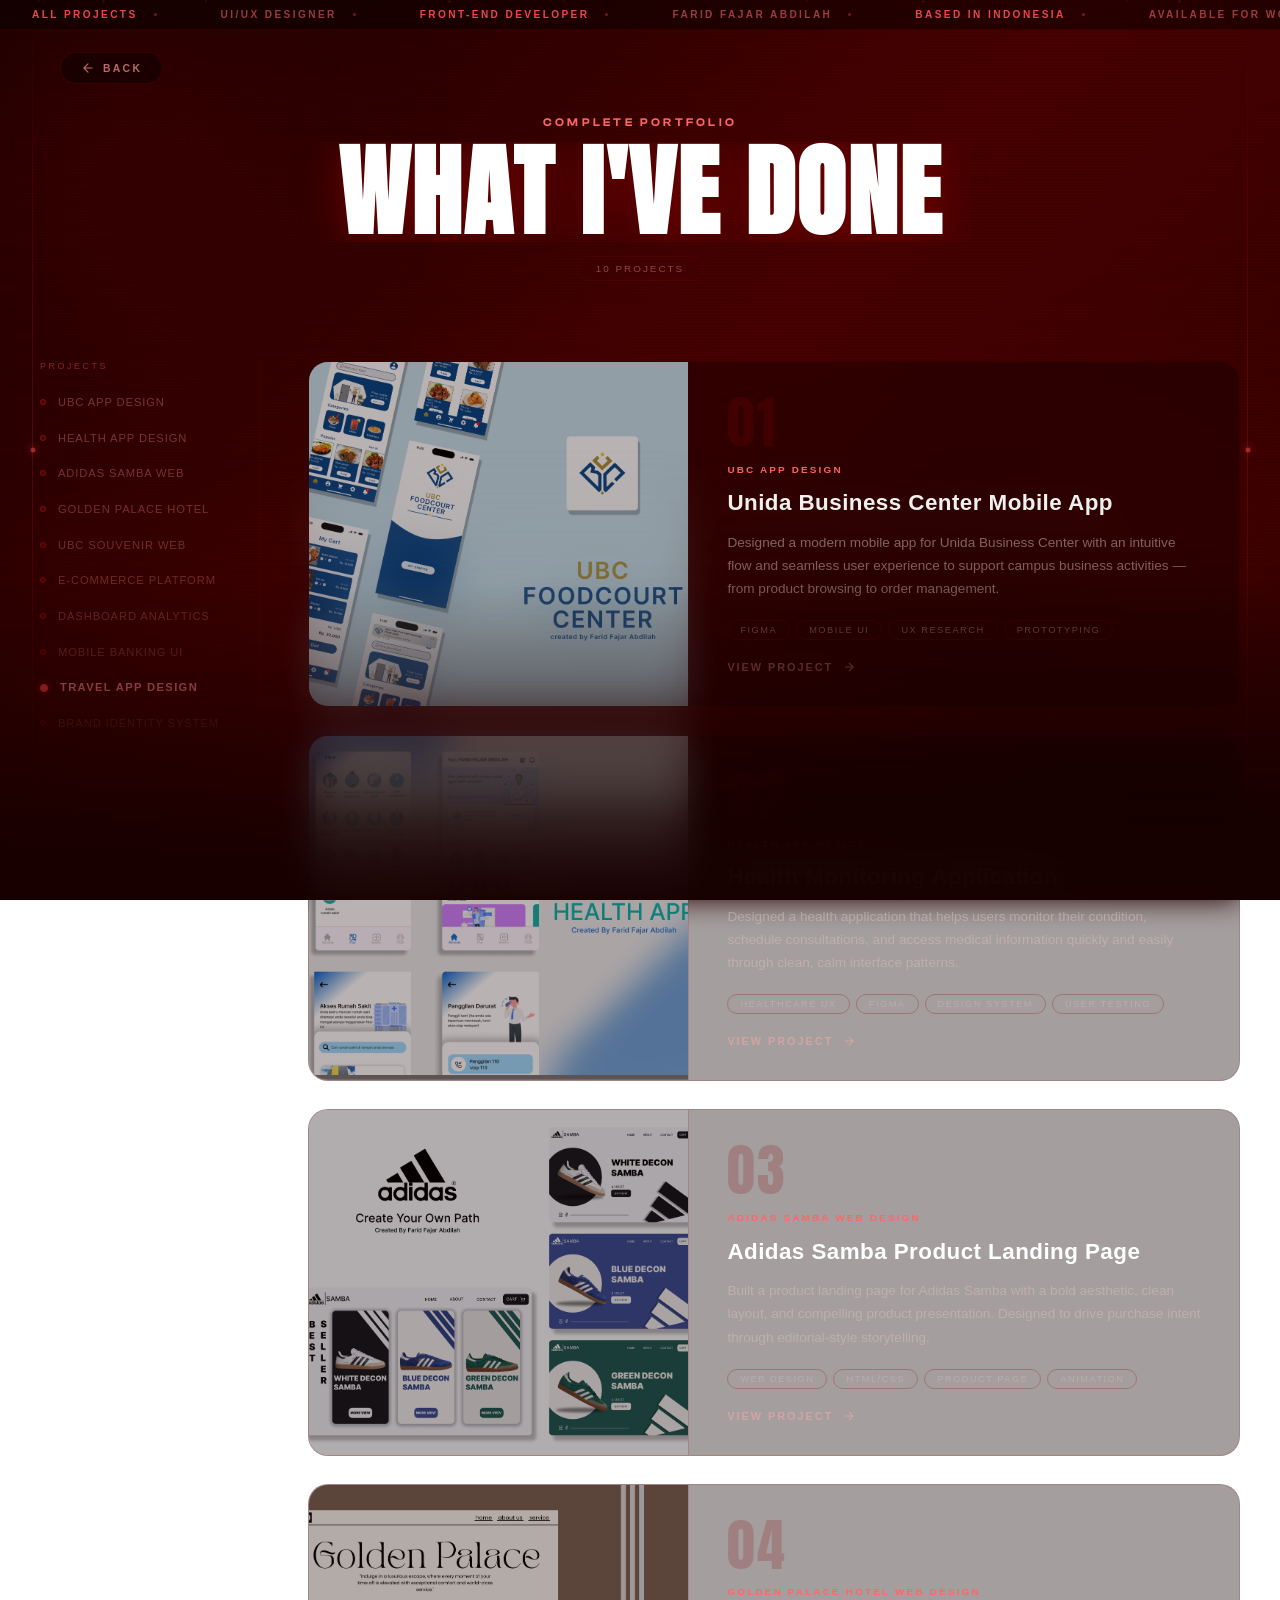
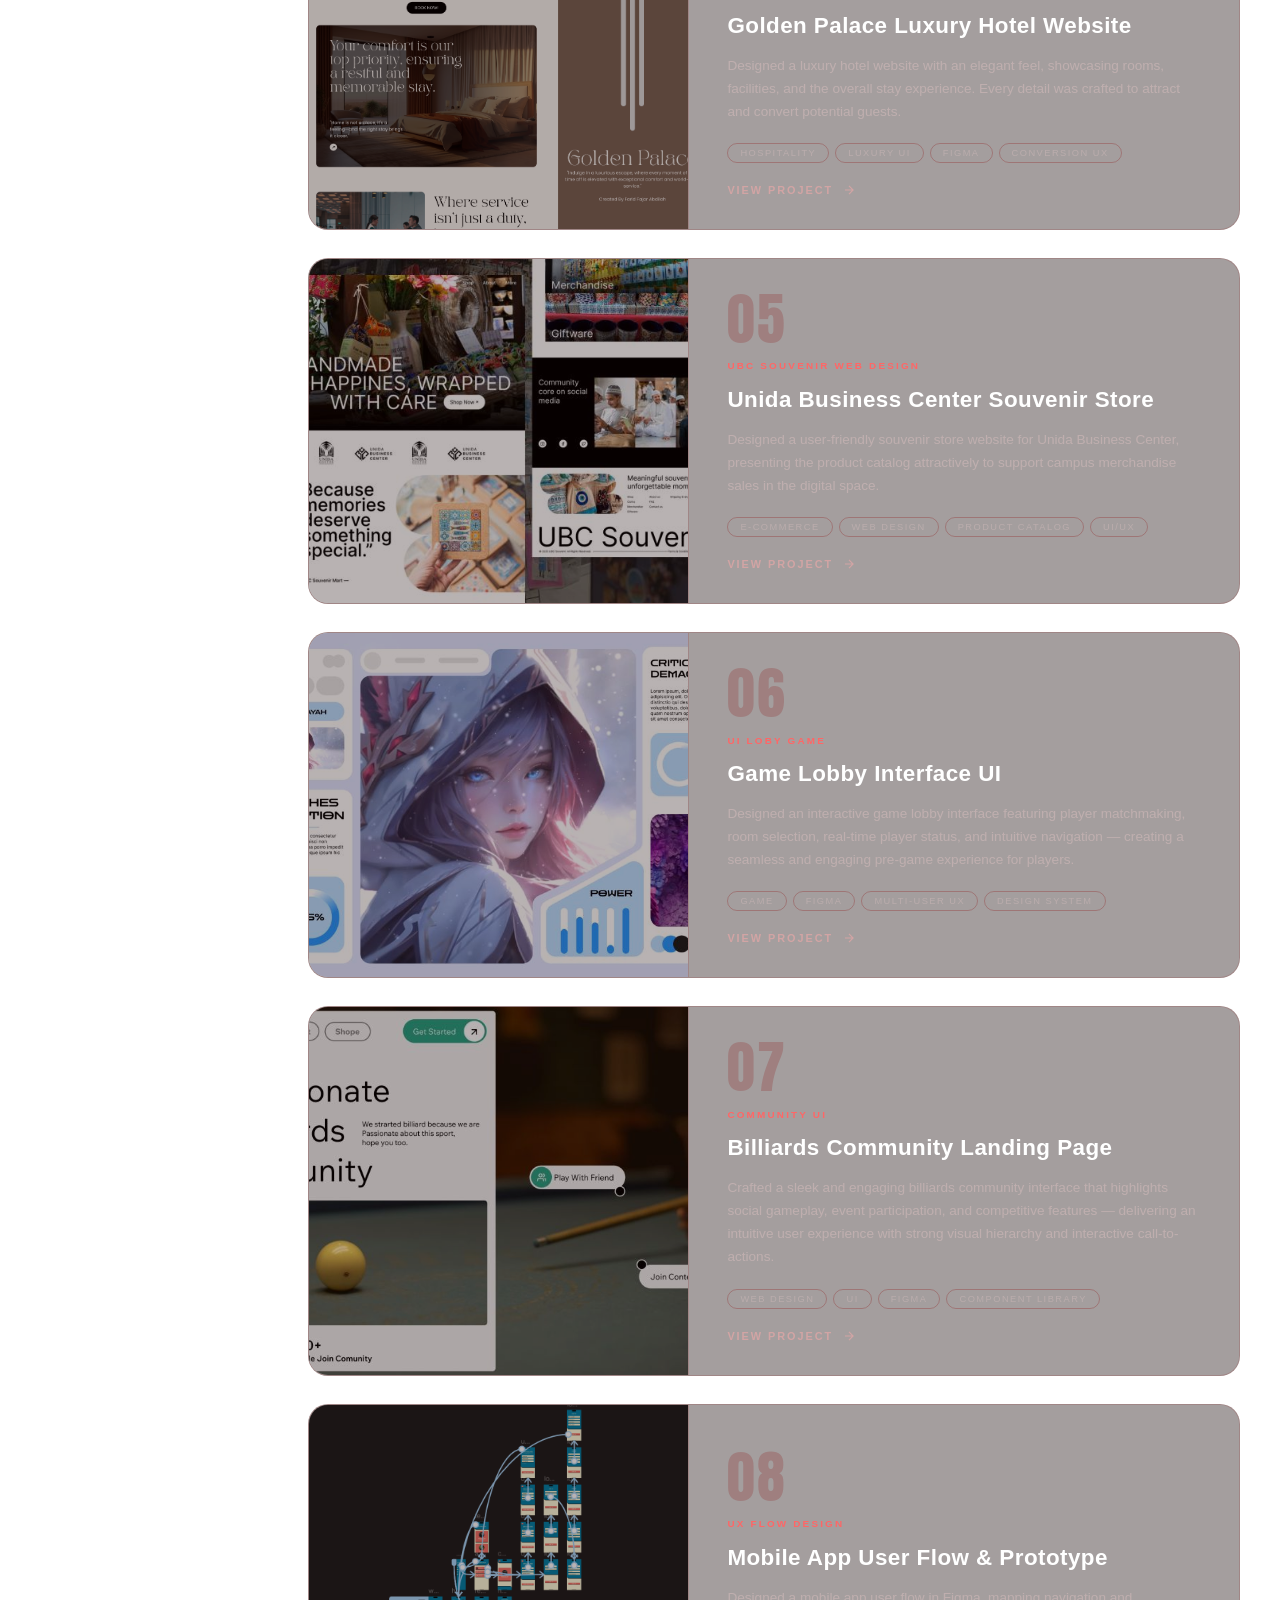
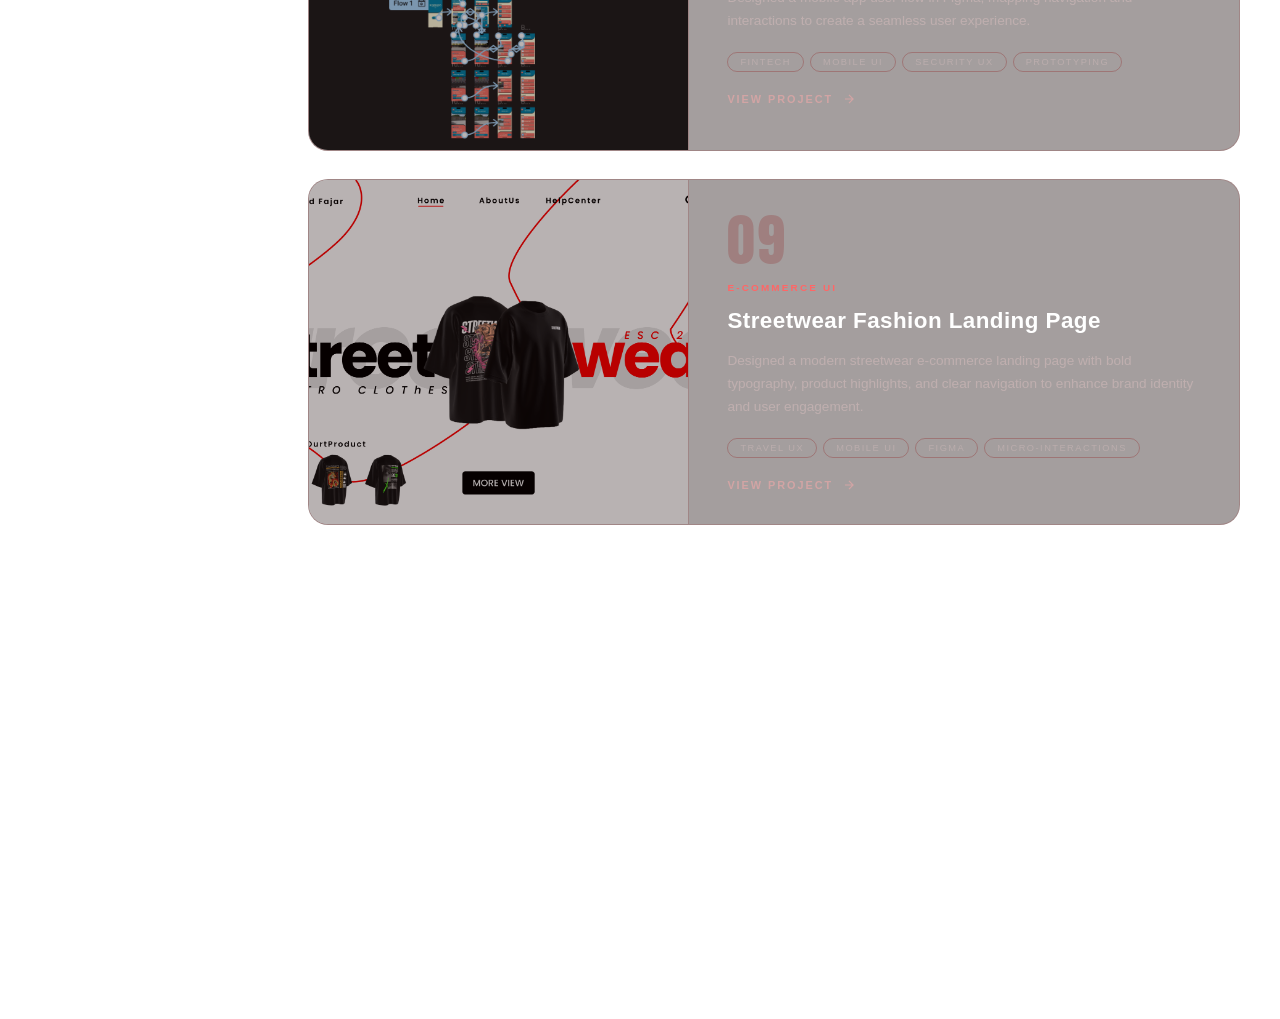
<file: projects.html>
<!DOCTYPE html>
<html lang="id">

<head>
    <meta charset="UTF-8">
    <meta name="viewport" content="width=device-width, initial-scale=1.0">
    <title>All Projects — Farid Fajar</title>
    <link rel="stylesheet" href="./styles/projects.css">
    <link rel="shortcut icon" href="./public/assets/images/Group 29.png" type="image/x-icon">
</head>

<body>

    <!-- BLUR BOTTOM -->
    <div class="blur-bottom"></div>

    <!-- SCROLL PROGRESS -->
    <div class="scroll-progress" id="scrollProgress"></div>

    <!-- MARQUEE -->
    <div class="marquee-wrap" aria-hidden="true">
        <div class="marquee-track">
            <span class="marquee-segment">
                <span class="marquee-item accent">All Projects<span class="marquee-dot"></span></span>
                <span class="marquee-item">UI/UX Designer<span class="marquee-dot"></span></span>
                <span class="marquee-item accent">Front-End Developer<span class="marquee-dot"></span></span>
                <span class="marquee-item">Farid Fajar Abdilah<span class="marquee-dot"></span></span>
                <span class="marquee-item accent">Based in Indonesia<span class="marquee-dot"></span></span>
                <span class="marquee-item">Available for Work<span class="marquee-dot"></span></span>
                <span class="marquee-item accent">Crafting Digital Experiences<span class="marquee-dot"></span></span>
                <span class="marquee-item">Clean Design · Usable Interfaces<span class="marquee-dot"></span></span>
                <span class="marquee-item accent">2026 Portfolio<span class="marquee-dot"></span></span>
                <span class="marquee-item">Open to Collaboration<span class="marquee-dot"></span></span>
            </span>
            <span class="marquee-segment">
                <span class="marquee-item accent">All Projects<span class="marquee-dot"></span></span>
                <span class="marquee-item">UI/UX Designer<span class="marquee-dot"></span></span>
                <span class="marquee-item accent">Front-End Developer<span class="marquee-dot"></span></span>
                <span class="marquee-item">Farid Fajar Abdilah<span class="marquee-dot"></span></span>
                <span class="marquee-item accent">Based in Indonesia<span class="marquee-dot"></span></span>
                <span class="marquee-item">Available for Work<span class="marquee-dot"></span></span>
                <span class="marquee-item accent">Crafting Digital Experiences<span class="marquee-dot"></span></span>
                <span class="marquee-item">Clean Design · Usable Interfaces<span class="marquee-dot"></span></span>
                <span class="marquee-item accent">2026 Portfolio<span class="marquee-dot"></span></span>
                <span class="marquee-item">Open to Collaboration<span class="marquee-dot"></span></span>
            </span>
        </div>
    </div>

    <!-- ORBs -->
    <div class="orb orb-1"></div>
    <div class="orb orb-2"></div>
    <div class="orb orb-3"></div>

    <!-- PARTICLES -->
    <div class="particles">
        <span class="particle"></span><span class="particle"></span><span class="particle"></span>
        <span class="particle"></span><span class="particle"></span><span class="particle"></span>
        <span class="particle"></span><span class="particle"></span><span class="particle"></span>
        <span class="particle"></span><span class="particle"></span><span class="particle"></span>
    </div>

    <!-- SIDE LINES -->
    <div class="side-line side-line-left"></div>
    <div class="side-line side-line-right"></div>

    <!-- BACK BTN -->
    <a href="./index.html" class="back-btn">
        <svg width="14" height="14" viewBox="0 0 24 24" fill="none" stroke="currentColor" stroke-width="2"
            stroke-linecap="round" stroke-linejoin="round">
            <path d="M19 12H5M12 5l-7 7 7 7" />
        </svg>
        Back
    </a>

    <!-- PAGE HEADER -->
    <div class="page-header">
        <span class="page-header-sub">Complete Portfolio</span>
        <h1>WHAT I'VE DONE</h1>
        <span class="count-badge">10 Projects</span>
    </div>

    <!-- MAIN LAYOUT -->
    <div class="projects-layout">

        <!-- SIDEBAR NAV -->
        <nav class="project-nav" id="projectNav">
            <span class="project-nav-label">Projects</span>

            <a href="#p1" class="nav-item active" data-target="p1">
                <span class="nav-item-dot"></span>
                <span class="nav-item-text">UBC App Design</span>
            </a>
            <a href="#p2" class="nav-item" data-target="p2">
                <span class="nav-item-dot"></span>
                <span class="nav-item-text">Health App Design</span>
            </a>
            <a href="#p3" class="nav-item" data-target="p3">
                <span class="nav-item-dot"></span>
                <span class="nav-item-text">Adidas Samba Web</span>
            </a>
            <a href="#p4" class="nav-item" data-target="p4">
                <span class="nav-item-dot"></span>
                <span class="nav-item-text">Golden Palace Hotel</span>
            </a>
            <a href="#p5" class="nav-item" data-target="p5">
                <span class="nav-item-dot"></span>
                <span class="nav-item-text">UBC Souvenir Web</span>
            </a>
            <a href="#p6" class="nav-item" data-target="p6">
                <span class="nav-item-dot"></span>
                <span class="nav-item-text">E-Commerce Platform</span>
            </a>
            <a href="#p7" class="nav-item" data-target="p7">
                <span class="nav-item-dot"></span>
                <span class="nav-item-text">Dashboard Analytics</span>
            </a>
            <a href="#p8" class="nav-item" data-target="p8">
                <span class="nav-item-dot"></span>
                <span class="nav-item-text">Mobile Banking UI</span>
            </a>
            <a href="#p9" class="nav-item" data-target="p9">
                <span class="nav-item-dot"></span>
                <span class="nav-item-text">Travel App Design</span>
            </a>
            <a href="#p10" class="nav-item" data-target="p10">
                <span class="nav-item-dot"></span>
                <span class="nav-item-text">Brand Identity System</span>
            </a>
        </nav>

        <!-- PROJECT LIST -->
        <div class="project-list" id="projectList">

            <!-- PROJECT 1 -->
            <div class="project-card" id="p1" data-index="0">
                <div class="card-img-wrap">
                    <img src="./public/assets/images/Frame 2.png" alt="UBC App Design"
                        onerror="this.parentElement.innerHTML='<div class=\'card-img-placeholder\'><svg width=\'60\' height=\'60\' viewBox=\'0 0 24 24\' fill=\'none\' stroke=\'rgba(139,0,0,0.5)\' stroke-width=\'1\'><rect x=\'3\' y=\'3\' width=\'18\' height=\'18\' rx=\'3\'/><circle cx=\'12\' cy=\'10\' r=\'3\'/><path d=\'M6 21v-1a6 6 0 0 1 12 0v1\'/></svg></div>'">
                </div>
                <div class="card-body">
                    <div class="card-number">01</div>
                    <span class="card-tag">UBC App Design</span>
                    <h2 class="card-title">Unida Business Center Mobile App</h2>
                    <p class="card-desc">Designed a modern mobile app for Unida Business Center with an intuitive flow
                        and seamless user experience to support campus business activities — from product browsing to
                        order management.</p>
                    <div class="card-chips">
                        <span class="chip">Figma</span>
                        <span class="chip">Mobile UI</span>
                        <span class="chip">UX Research</span>
                        <span class="chip">Prototyping</span>
                    </div>
                    <a href="#" class="card-link">
                        View Project
                        <svg width="14" height="14" viewBox="0 0 24 24" fill="none" stroke="currentColor"
                            stroke-width="2">
                            <path d="M5 12h14M12 5l7 7-7 7" />
                        </svg>
                    </a>
                </div>
            </div>

            <!-- PROJECT 2 -->
            <div class="project-card" id="p2" data-index="1">
                <div class="card-img-wrap">
                    <img src="./public/assets/images/Frame 3.png" alt="Health App Design"
                        onerror="this.parentElement.innerHTML='<div class=\'card-img-placeholder\'><svg width=\'60\' height=\'60\' viewBox=\'0 0 24 24\' fill=\'none\' stroke=\'rgba(139,0,0,0.5)\' stroke-width=\'1\'><path d=\'M22 12h-4l-3 9L9 3l-3 9H2\'/></svg></div>'">
                </div>
                <div class="card-body">
                    <div class="card-number">02</div>
                    <span class="card-tag">Health App Design</span>
                    <h2 class="card-title">Health Monitoring Application</h2>
                    <p class="card-desc">Designed a health application that helps users monitor their condition,
                        schedule consultations, and access medical information quickly and easily through clean, calm
                        interface patterns.</p>
                    <div class="card-chips">
                        <span class="chip">Healthcare UX</span>
                        <span class="chip">Figma</span>
                        <span class="chip">Design System</span>
                        <span class="chip">User Testing</span>
                    </div>
                    <a href="#" class="card-link">
                        View Project
                        <svg width="14" height="14" viewBox="0 0 24 24" fill="none" stroke="currentColor"
                            stroke-width="2">
                            <path d="M5 12h14M12 5l7 7-7 7" />
                        </svg>
                    </a>
                </div>
            </div>

            <!-- PROJECT 3 -->
            <div class="project-card" id="p3" data-index="2">
                <div class="card-img-wrap">
                    <img src="./public/assets/images/Frame 1.png" alt="Adidas Samba Web"
                        onerror="this.parentElement.innerHTML='<div class=\'card-img-placeholder\'><svg width=\'60\' height=\'60\' viewBox=\'0 0 24 24\' fill=\'none\' stroke=\'rgba(139,0,0,0.5)\' stroke-width=\'1\'><rect x=\'2\' y=\'3\' width=\'20\' height=\'14\' rx=\'2\'/><path d=\'M8 21h8M12 17v4\'/></svg></div>'">
                </div>
                <div class="card-body">
                    <div class="card-number">03</div>
                    <span class="card-tag">Adidas Samba Web Design</span>
                    <h2 class="card-title">Adidas Samba Product Landing Page</h2>
                    <p class="card-desc">Built a product landing page for Adidas Samba with a bold aesthetic, clean
                        layout, and compelling product presentation. Designed to drive purchase intent through
                        editorial-style storytelling.</p>
                    <div class="card-chips">
                        <span class="chip">Web Design</span>
                        <span class="chip">HTML/CSS</span>
                        <span class="chip">Product Page</span>
                        <span class="chip">Animation</span>
                    </div>
                    <a href="#" class="card-link">
                        View Project
                        <svg width="14" height="14" viewBox="0 0 24 24" fill="none" stroke="currentColor"
                            stroke-width="2">
                            <path d="M5 12h14M12 5l7 7-7 7" />
                        </svg>
                    </a>
                </div>
            </div>

            <!-- PROJECT 4 -->
            <div class="project-card" id="p4" data-index="3">
                <div class="card-img-wrap">
                    <img src="./public/assets/images/Frame 6.png" alt="Golden Palace Hotel"
                        onerror="this.parentElement.innerHTML='<div class=\'card-img-placeholder\'><svg width=\'60\' height=\'60\' viewBox=\'0 0 24 24\' fill=\'none\' stroke=\'rgba(139,0,0,0.5)\' stroke-width=\'1\'><path d=\'M3 9l9-7 9 7v11a2 2 0 01-2 2H5a2 2 0 01-2-2z\'/><polyline points=\'9 22 9 12 15 12 15 22\'/></svg></div>'">
                </div>
                <div class="card-body">
                    <div class="card-number">04</div>
                    <span class="card-tag">Golden Palace Hotel Web Design</span>
                    <h2 class="card-title">Golden Palace Luxury Hotel Website</h2>
                    <p class="card-desc">Designed a luxury hotel website with an elegant feel, showcasing rooms,
                        facilities, and the overall stay experience. Every detail was crafted to attract and convert
                        potential guests.</p>
                    <div class="card-chips">
                        <span class="chip">Hospitality</span>
                        <span class="chip">Luxury UI</span>
                        <span class="chip">Figma</span>
                        <span class="chip">Conversion UX</span>
                    </div>
                    <a href="#" class="card-link">
                        View Project
                        <svg width="14" height="14" viewBox="0 0 24 24" fill="none" stroke="currentColor"
                            stroke-width="2">
                            <path d="M5 12h14M12 5l7 7-7 7" />
                        </svg>
                    </a>
                </div>
            </div>

            <!-- PROJECT 5 -->
            <div class="project-card" id="p5" data-index="4">
                <div class="card-img-wrap">
                    <img src="./public/assets/images/image.png" alt="UBC Souvenir Web"
                        onerror="this.parentElement.innerHTML='<div class=\'card-img-placeholder\'><svg width=\'60\' height=\'60\' viewBox=\'0 0 24 24\' fill=\'none\' stroke=\'rgba(139,0,0,0.5)\' stroke-width=\'1\'><circle cx=\'9\' cy=\'21\' r=\'1\'/><circle cx=\'20\' cy=\'21\' r=\'1\'/><path d=\'M1 1h4l2.68 13.39a2 2 0 001.95 1.61h9.72a2 2 0 001.95-1.61L23 6H6\'/></svg></div>'">
                </div>
                <div class="card-body">
                    <div class="card-number">05</div>
                    <span class="card-tag">UBC Souvenir Web Design</span>
                    <h2 class="card-title">Unida Business Center Souvenir Store</h2>
                    <p class="card-desc">Designed a user-friendly souvenir store website for Unida Business Center,
                        presenting the product catalog attractively to support campus merchandise sales in the digital
                        space.</p>
                    <div class="card-chips">
                        <span class="chip">E-Commerce</span>
                        <span class="chip">Web Design</span>
                        <span class="chip">Product Catalog</span>
                        <span class="chip">UI/UX</span>
                    </div>
                    <a href="#" class="card-link">
                        View Project
                        <svg width="14" height="14" viewBox="0 0 24 24" fill="none" stroke="currentColor"
                            stroke-width="2">
                            <path d="M5 12h14M12 5l7 7-7 7" />
                        </svg>
                    </a>
                </div>
            </div>

            <!-- PROJECT 6 -->
            <div class="project-card" id="p6" data-index="5">
                <div class="card-img-wrap">
                    <div class="card-img-placeholder">
                        <img src="./public/assets/images/image copy.png" alt="UBC Souvenir Web"
                            onerror="this.parentElement.innerHTML='<div class=\'card-img-placeholder\'><svg width=\'60\' height=\'60\' viewBox=\'0 0 24 24\' fill=\'none\' stroke=\'rgba(139,0,0,0.5)\' stroke-width=\'1\'><circle cx=\'9\' cy=\'21\' r=\'1\'/><circle cx=\'20\' cy=\'21\' r=\'1\'/><path d=\'M1 1h4l2.68 13.39a2 2 0 001.95 1.61h9.72a2 2 0 001.95-1.61L23 6H6\'/></svg></div>'">
                    </div>
                </div>
                <div class="card-body">
                    <div class="card-number">06</div>
                    <span class="card-tag">UI loby game</span>
                    <h2 class="card-title">Game Lobby Interface UI</h2>
                    <p class="card-desc"> Designed an interactive game lobby interface featuring player matchmaking,
                        room selection,
                        real-time player status, and intuitive navigation — creating a seamless and engaging pre-game
                        experience for players.</p>
                    <div class="card-chips">
                        <span class="chip">Game</span>
                        <span class="chip">Figma</span>
                        <span class="chip">Multi-user UX</span>
                        <span class="chip">Design System</span>
                    </div>
                    <a href="#" class="card-link">
                        View Project
                        <svg width="14" height="14" viewBox="0 0 24 24" fill="none" stroke="currentColor"
                            stroke-width="2">
                            <path d="M5 12h14M12 5l7 7-7 7" />
                        </svg>
                    </a>
                </div>
            </div>

            <!-- PROJECT 7 -->
            <div class="project-card" id="p7" data-index="6">
                <div class="card-img-wrap">
                    <div class="card-img-placeholder">
                        <img src="./public/assets/images/image copy 2.png" alt="UBC Souvenir Web"
                            onerror="this.parentElement.innerHTML='<div class=\'card-img-placeholder\'><svg width=\'60\' height=\'60\' viewBox=\'0 0 24 24\' fill=\'none\' stroke=\'rgba(139,0,0,0.5)\' stroke-width=\'1\'><circle cx=\'9\' cy=\'21\' r=\'1\'/><circle cx=\'20\' cy=\'21\' r=\'1\'/><path d=\'M1 1h4l2.68 13.39a2 2 0 001.95 1.61h9.72a2 2 0 001.95-1.61L23 6H6\'/></svg></div>'">
                    </div>
                </div>
                <div class="card-body">
                    <div class="card-number">07</div>
                    <span class="card-tag">Community UI</span>
                    <h2 class="card-title">Billiards Community Landing Page</h2>
                    <p class="card-desc">
                        Crafted a sleek and engaging billiards community interface that highlights social gameplay,
                        event participation, and competitive features — delivering an intuitive user experience with
                        strong visual hierarchy and interactive call-to-actions.
                    </p>
                    <div class="card-chips">
                        <span class="chip">Web Design</span>
                        <span class="chip">Ui</span>
                        <span class="chip">Figma</span>
                        <span class="chip">Component Library</span>
                    </div>
                    <a href="#" class="card-link">
                        View Project
                        <svg width="14" height="14" viewBox="0 0 24 24" fill="none" stroke="currentColor"
                            stroke-width="2">
                            <path d="M5 12h14M12 5l7 7-7 7" />
                        </svg>
                    </a>
                </div>
            </div>

            <!-- PROJECT 8 -->
            <div class="project-card" id="p8" data-index="7">
                <div class="card-img-wrap">
                    <div class="card-img-placeholder">
                        <img src="./public/assets/images/UX flow.png" alt="UBC Souvenir Web"
                            onerror="this.parentElement.innerHTML='<div class=\'card-img-placeholder\'><svg width=\'60\' height=\'60\' viewBox=\'0 0 24 24\' fill=\'none\' stroke=\'rgba(139,0,0,0.5)\' stroke-width=\'1\'><circle cx=\'9\' cy=\'21\' r=\'1\'/><circle cx=\'20\' cy=\'21\' r=\'1\'/><path d=\'M1 1h4l2.68 13.39a2 2 0 001.95 1.61h9.72a2 2 0 001.95-1.61L23 6H6\'/></svg></div>'">
                    </div>
                </div>
                <div class="card-body">
                    <div class="card-number">08</div>
                    <span class="card-tag">UX Flow Design</span>
                    <h2 class="card-title">Mobile App User Flow & Prototype</h2>
                    <p class="card-desc">
                        Designed a mobile app user flow in Figma, mapping navigation and interactions to create a
                        seamless user experience.
                    </p>
                    <div class="card-chips">
                        <span class="chip">Fintech</span>
                        <span class="chip">Mobile UI</span>
                        <span class="chip">Security UX</span>
                        <span class="chip">Prototyping</span>
                    </div>
                    <a href="#" class="card-link">
                        View Project
                        <svg width="14" height="14" viewBox="0 0 24 24" fill="none" stroke="currentColor"
                            stroke-width="2">
                            <path d="M5 12h14M12 5l7 7-7 7" />
                        </svg>
                    </a>
                </div>
            </div>

            <!-- PROJECT 9 -->
            <div class="project-card" id="p9" data-index="8">
                <div class="card-img-wrap">
                    <div class="card-img-placeholder">
                        <img src="./public/assets/images/distroUI.png" alt="UBC Souvenir Web"
                            onerror="this.parentElement.innerHTML='<div class=\'card-img-placeholder\'><svg width=\'60\' height=\'60\' viewBox=\'0 0 24 24\' fill=\'none\' stroke=\'rgba(139,0,0,0.5)\' stroke-width=\'1\'><circle cx=\'9\' cy=\'21\' r=\'1\'/><circle cx=\'20\' cy=\'21\' r=\'1\'/><path d=\'M1 1h4l2.68 13.39a2 2 0 001.95 1.61h9.72a2 2 0 001.95-1.61L23 6H6\'/></svg></div>'">
                    </div>
                </div>
                <div class="card-body">
                    <div class="card-number">09</div>
                    <span class="card-tag">E-Commerce UI</span>
                    <h2 class="card-title">Streetwear Fashion Landing Page</h2>
                    <p class="card-desc">
                        Designed a modern streetwear e-commerce landing page with bold typography,
                        product highlights, and clear navigation to enhance brand identity and user engagement.
                    </p>
                    <div class="card-chips">
                        <span class="chip">Travel UX</span>
                        <span class="chip">Mobile UI</span>
                        <span class="chip">Figma</span>
                        <span class="chip">Micro-interactions</span>
                    </div>
                    <a href="#" class="card-link">
                        View Project
                        <svg width="14" height="14" viewBox="0 0 24 24" fill="none" stroke="currentColor"
                            stroke-width="2">
                            <path d="M5 12h14M12 5l7 7-7 7" />
                        </svg>
                    </a>
                </div>
            </div>

            <!-- PROJECT 10 -->
            <div class="project-card" id="p10" data-index="9">
                <div class="card-img-wrap">
                    <div class="card-img-placeholder">
                        <svg width="80" height="80" viewBox="0 0 24 24" fill="none" stroke="rgba(139,0,0,0.35)"
                            stroke-width="1" stroke-linecap="round">
                            <polygon
                                points="12 2 15.09 8.26 22 9.27 17 14.14 18.18 21.02 12 17.77 5.82 21.02 7 14.14 2 9.27 8.91 8.26 12 2" />
                        </svg>
                    </div>
                </div>
                <div class="card-body">
                    <div class="card-number">10</div>
                    <span class="card-tag">Brand Identity System</span>
                    <h2 class="card-title">Complete Brand Identity & Guidelines</h2>
                    <p class="card-desc">Developed a comprehensive brand identity system — logo design, color palettes,
                        typography scales, and usage guidelines — giving a startup a cohesive visual language from day
                        one.</p>
                    <div class="card-chips">
                        <span class="chip">Branding</span>
                        <span class="chip">Logo Design</span>
                        <span class="chip">Style Guide</span>
                        <span class="chip">Illustrator</span>
                    </div>
                    <a href="#" class="card-link">
                        View Project
                        <svg width="14" height="14" viewBox="0 0 24 24" fill="none" stroke="currentColor"
                            stroke-width="2">
                            <path d="M5 12h14M12 5l7 7-7 7" />
                        </svg>
                    </a>
                </div>
            </div>

        </div>
    </div>

    <script>// ── CARD REVEAL ON SCROLL ──
        const cards = document.querySelectorAll('.project-card');
        const observer = new IntersectionObserver((entries) => {
            entries.forEach(e => {
                if (e.isIntersecting) {
                    const delay = e.target.dataset.index * 80;
                    setTimeout(() => e.target.classList.add('visible'), delay);
                }
            });
        }, { threshold: 0.12 });
        cards.forEach(c => observer.observe(c));

        // ── SIDEBAR NAV ACTIVE ON SCROLL ──
        const navItems = document.querySelectorAll('.nav-item');
        const sectionObserver = new IntersectionObserver((entries) => {
            entries.forEach(e => {
                if (e.isIntersecting) {
                    const id = e.target.id;
                    navItems.forEach(n => {
                        n.classList.toggle('active', n.dataset.target === id);
                    });
                }
            });
        }, {
            rootMargin: '-30% 0px -60% 0px',
            threshold: 0
        });
        cards.forEach(c => sectionObserver.observe(c));

        // ── NAV CLICK SMOOTH SCROLL ──
        navItems.forEach(item => {
            item.addEventListener('click', e => {
                e.preventDefault();
                const target = document.getElementById(item.dataset.target);
                if (target) {
                    target.scrollIntoView({ behavior: 'smooth', block: 'center' });
                }
            });
        });</script>

</body>

</html>
</file>
<file: styles/style.css>
@font-face {
    font-family: anton;
    src: url(../public/assets/fonts/Anton-Regular.ttf);
}

@font-face {
    font-family: display;
    src: url(../public/assets/fonts/ClashDisplay-Semibold.otf);
}

* {
    margin: 0;
    padding: 0;
    box-sizing: border-box;
    scroll-behavior: smooth;
}

body {
    font-family: 'Segoe UI', Tahoma, Geneva, Verdana, sans-serif;
    background: linear-gradient(135deg, #1a0000 0%, #4a0000 50%, #2d0000 100%);
    background-attachment: fixed;
    min-height: 100vh;
    color: #fff;
    position: relative;
    overflow-x: hidden;
}

body::before {
    content: '';
    position: fixed;
    top: 0;
    left: 0;
    width: 100%;
    height: 100%;
    background:
        repeating-linear-gradient(0deg,
            rgba(0, 0, 0, 0.15) 0px,
            transparent 1px,
            transparent 2px,
            rgba(0, 0, 0, 0.15) 3px);
    pointer-events: none;
    z-index: 1;
}

body::after {
    content: '';
    position: fixed;
    bottom: 0;
    left: 0;
    width: 100%;
    height: 40vh;
    background: linear-gradient(to top,
            rgba(26, 0, 0, 0.8) 0%,
            rgba(26, 0, 0, 0.4) 30%,
            transparent 100%);
    backdrop-filter: blur(0px) blur(8px);
    -webkit-backdrop-filter: blur(0px) blur(8px);
    pointer-events: none;
    z-index: 999;
    mask-image: linear-gradient(to top,
            black 0%,
            black 20%,
            transparent 100%);
    -webkit-mask-image: linear-gradient(to top,
            black 0%,
            black 20%,
            transparent 100%);
}

.blur-bottom {
    position: fixed;
    bottom: 0;
    left: 0;
    width: 100%;
    height: 50vh;
    pointer-events: none;
    z-index: 999;
}

.blur-bottom::before {
    content: '';
    position: absolute;
    bottom: 0;
    left: 0;
    width: 100%;
    height: 100%;
    backdrop-filter: blur(20px);
    -webkit-backdrop-filter: blur(20px);
    mask-image: linear-gradient(to top,
            rgba(0, 0, 0, 1) 0%,
            rgba(0, 0, 0, 0.7) 20%,
            rgba(0, 0, 0, 0.3) 50%,
            transparent 100%);
    -webkit-mask-image: linear-gradient(to top,
            rgba(0, 0, 0, 1) 0%,
            rgba(0, 0, 0, 0.7) 20%,
            rgba(0, 0, 0, 0.3) 50%,
            transparent 100%);
}

.blur-bottom::after {
    content: '';
    position: absolute;
    bottom: 0;
    left: 0;
    width: 100%;
    height: 100%;
    background: linear-gradient(to top,
            rgba(13, 0, 0, 0.9) 0%,
            rgba(13, 0, 0, 0.5) 25%,
            transparent 70%);
}

/* ══════════════════════════════════════════════════════════
   ELEMEN DEKORATIF
══════════════════════════════════════════════════════════ */

.orb {
    position: fixed;
    border-radius: 50%;
    filter: blur(80px);
    pointer-events: none;
    z-index: 0;
    animation: orbFloat 12s ease-in-out infinite;
}

.orb-1 {
    width: 500px;
    height: 500px;
    background: radial-gradient(circle, rgba(139, 0, 0, 0.25) 0%, transparent 70%);
    top: -100px;
    left: -150px;
    animation-duration: 14s;
    animation-delay: 0s;
}

.orb-2 {
    width: 400px;
    height: 400px;
    background: radial-gradient(circle, rgba(180, 0, 0, 0.18) 0%, transparent 70%);
    top: 40%;
    right: -120px;
    animation-duration: 18s;
    animation-delay: -5s;
}

.orb-3 {
    width: 350px;
    height: 350px;
    background: radial-gradient(circle, rgba(100, 0, 0, 0.2) 0%, transparent 70%);
    bottom: 20%;
    left: 30%;
    animation-duration: 22s;
    animation-delay: -9s;
}

@keyframes orbFloat {

    0%,
    100% {
        transform: translate(0, 0) scale(1);
    }

    33% {
        transform: translate(30px, -40px) scale(1.05);
    }

    66% {
        transform: translate(-20px, 30px) scale(0.95);
    }
}

.particles {
    position: fixed;
    inset: 0;
    pointer-events: none;
    z-index: 0;
    overflow: hidden;
}

.particle {
    position: absolute;
    width: 2px;
    height: 2px;
    border-radius: 50%;
    background: rgba(255, 100, 100, 0.5);
    animation: particleRise linear infinite;
}

.particle:nth-child(1) {
    left: 8%;
    width: 3px;
    height: 3px;
    animation-duration: 18s;
    animation-delay: 0s;
}

.particle:nth-child(2) {
    left: 16%;
    width: 2px;
    height: 2px;
    animation-duration: 24s;
    animation-delay: -3s;
}

.particle:nth-child(3) {
    left: 27%;
    width: 1px;
    height: 1px;
    animation-duration: 20s;
    animation-delay: -7s;
    background: rgba(255, 150, 150, 0.4);
}

.particle:nth-child(4) {
    left: 35%;
    width: 3px;
    height: 3px;
    animation-duration: 28s;
    animation-delay: -1s;
}

.particle:nth-child(5) {
    left: 44%;
    width: 2px;
    height: 2px;
    animation-duration: 16s;
    animation-delay: -12s;
    background: rgba(200, 50, 50, 0.45);
}

.particle:nth-child(6) {
    left: 55%;
    width: 1px;
    height: 1px;
    animation-duration: 22s;
    animation-delay: -5s;
}

.particle:nth-child(7) {
    left: 63%;
    width: 2px;
    height: 2px;
    animation-duration: 30s;
    animation-delay: -8s;
    background: rgba(255, 120, 120, 0.35);
}

.particle:nth-child(8) {
    left: 72%;
    width: 3px;
    height: 3px;
    animation-duration: 19s;
    animation-delay: -2s;
}

.particle:nth-child(9) {
    left: 80%;
    width: 1px;
    height: 1px;
    animation-duration: 25s;
    animation-delay: -14s;
}

.particle:nth-child(10) {
    left: 88%;
    width: 2px;
    height: 2px;
    animation-duration: 21s;
    animation-delay: -6s;
    background: rgba(200, 80, 80, 0.4);
}

.particle:nth-child(11) {
    left: 92%;
    width: 3px;
    height: 3px;
    animation-duration: 17s;
    animation-delay: -10s;
}

.particle:nth-child(12) {
    left: 3%;
    width: 2px;
    height: 2px;
    animation-duration: 26s;
    animation-delay: -4s;
}

@keyframes particleRise {
    0% {
        transform: translateY(110vh) translateX(0) rotate(0deg);
        opacity: 0;
    }

    10% {
        opacity: 1;
    }

    90% {
        opacity: 0.6;
    }

    100% {
        transform: translateY(-10vh) translateX(40px) rotate(360deg);
        opacity: 0;
    }
}

.side-line {
    position: fixed;
    top: 0;
    width: 1px;
    height: 100%;
    pointer-events: none;
    z-index: 1;
}

.side-line-left {
    left: 32px;
    background: linear-gradient(to bottom,
            transparent 0%,
            rgba(139, 0, 0, 0.25) 20%,
            rgba(255, 80, 80, 0.15) 50%,
            rgba(139, 0, 0, 0.25) 80%,
            transparent 100%);
}

.side-line-right {
    right: 32px;
    background: linear-gradient(to bottom,
            transparent 0%,
            rgba(139, 0, 0, 0.25) 20%,
            rgba(255, 80, 80, 0.15) 50%,
            rgba(139, 0, 0, 0.25) 80%,
            transparent 100%);
}

.side-line::before {
    content: '';
    position: absolute;
    top: 50%;
    left: 50%;
    transform: translate(-50%, -50%);
    width: 5px;
    height: 5px;
    border-radius: 50%;
    background: rgba(255, 80, 80, 0.5);
    box-shadow: 0 0 8px rgba(255, 80, 80, 0.6);
    animation: lineDot 4s ease-in-out infinite;
}

.side-line-right::before {
    animation-delay: -2s;
}

@keyframes lineDot {

    0%,
    100% {
        opacity: 0.3;
        transform: translate(-50%, -50%) scale(1);
    }

    50% {
        opacity: 1;
        transform: translate(-50%, -50%) scale(1.6);
    }
}

/* ══════════════════════════════════════════════════════════ */

nav {
    display: none !important;
    position: fixed;
    top: 20px;
    left: 50%;
    transform: translateX(-50%);
    background: rgba(20, 0, 0, 0.3);
    backdrop-filter: blur(15px);
    -webkit-backdrop-filter: blur(15px);
    padding: 15px 40px;
    border-radius: 10px;
    box-shadow:
        0 8px 32px rgba(139, 0, 0, 0.3),
        0 2px 8px rgba(0, 0, 0, 0.4),
        inset 0 1px 1px rgba(255, 255, 255, 0.1);
    z-index: 1000;
    border: 1px solid rgba(139, 0, 0, 0.2);
}

nav ul {
    list-style: none;
    display: flex;
    gap: 35px;
    align-items: center;
}

nav ul li a {
    color: #fff;
    text-decoration: none;
    font-family: display;
    font-size: 16px;
    font-weight: 500;
    padding: 8px 18px;
    border-radius: 25px;
    transition: all 0.3s ease;
    position: relative;
    letter-spacing: 0.5px;
}

nav ul li a::before {
    content: '';
    position: absolute;
    bottom: 0;
    left: 50%;
    transform: translateX(-50%);
    width: 0;
    height: 2px;
    background: linear-gradient(90deg, #ff4444, #cc0000);
    transition: width 0.3s ease;
}

nav ul li a:hover {
    color: #ff6666;
    background: rgba(139, 0, 0, 0.2);
}

nav ul li a:hover::before {
    width: 70%;
}

.container {
    position: relative;
    z-index: 2;
    max-width: 1200px;
    margin: 0 auto;
    padding: 60px 20px 100px;
}

/* ══════════════════════════════════════════════════════════
   HERO
══════════════════════════════════════════════════════════ */

.hero {
    display: flex;
    align-items: center;
    flex-direction: column;
    text-align: center;
    padding-top: 20px;
    padding-bottom: 80px;
    position: relative;
}

/* Desktop: foto di kanan hero */
.hero-image-container {
    position: absolute;
    right: -50px;
    top: 40%;
    transform: translateY(15%) rotate(13deg);
    width: 400px;
    height: 300px;
    z-index: 10;
}

.hero-image-container img {
    width: 230px;
    height: 255px;
    object-fit: cover;
    box-shadow: 0 8px 32px rgba(0, 0, 0, 0.5);
}

.my-photo {
    animation: fadeInFlip 1.5s ease-out;
    will-change: transform;
    backface-visibility: hidden;
}

@keyframes fadeInFlip {
    0% {
        transform: perspective(400px) rotateY(90deg);
    }

    100% {
        transform: perspective(400px) rotateY(0deg);
    }
}

.hero-title-wrapper {
    position: relative;
    overflow: hidden;
    margin-bottom: 20px;
    line-height: 1;
    height: clamp(55px, 20vw, 280px);
}

@keyframes ascend {
    0% {
        transform: translateY(100%);
        opacity: 0;
    }

    100% {
        transform: translateY(0);
        opacity: 1;
    }
}

.hero h1 {
    font-size: clamp(48px, 17.5vw, 250px);
    font-weight: 800;
    font-family: anton;
    margin-top: 0;
    margin-bottom: 0;
    text-shadow: 0 4px 20px rgba(139, 0, 0, 0.6);
    letter-spacing: 2px;
    display: inline-block;
}

.letter-animate {
    display: inline-block;
    animation: ascend 0.8s cubic-bezier(0.65, 0, 0.35, 1) forwards;
    opacity: 0;
}

.hero p {
    font-size: 24px;
    font-family: display;
    color: #ff6666;
    margin-bottom: 40px;
    text-shadow: 0 2px 10px rgba(0, 0, 0, 0.5);
}

section {
    margin: 40px 0;
    padding: 30px 40px;
}

section p {
    font-size: 18px;
    line-height: 1.8;
    color: #e0e0e0;
}

#about {
    position: relative;
    width: 700px;
    margin: 40px 0;
    padding: 40px 40px;
    background: rgba(30, 0, 0, 0.2);
    backdrop-filter: blur(10px);
    border-radius: 20px;
    border: 1px solid rgba(139, 0, 0, 0.15);
    box-shadow: 0 8px 32px rgba(0, 0, 0, 0.3);
    overflow: hidden;
    top: 70px;
}

#about h1 {
    font-size: 45px;
    margin-bottom: 30px;
    text-shadow: 0 2px 15px rgba(139, 0, 0, 0.5);
    font-family: display;
}

#about p {
    color: #ff6666;
}

#project h1 {
    display: flex;
    justify-content: center;
    font-size: 45px;
    margin-bottom: 30px;
    text-shadow: 0 2px 15px rgba(139, 0, 0, 0.5);
    font-family: display;
}

.grid {
    display: grid;
    grid-template-columns: repeat(auto-fit, minmax(250px, 1fr));
    gap: 30px;
    margin-top: 40px;
}

.card {
    background: rgba(40, 0, 0, 0.3);
    padding: 30px;
    border-radius: 15px;
    border: 1px solid rgba(139, 0, 0, 0.2);
    transition: all 0.3s ease;
    box-shadow: 0 4px 16px rgba(0, 0, 0, 0.3);
}

.card:hover {
    transform: translateY(-5px);
    box-shadow: 0 8px 32px rgba(139, 0, 0, 0.4);
    border-color: rgba(255, 102, 102, 0.4);
}

.card h3 {
    font-size: 24px;
    margin-bottom: 15px;
    color: #ff8888;
}

/* ── PORTFOLIO CARD ─────────────────────────────────────── */
#project {
    padding: 60px 0;
    margin: 0;
}

.project-list {
    display: flex;
    flex-direction: column;
    gap: 100px;
    margin-top: 20px;
}

.portfolio-card {
    display: grid;
    grid-template-columns: 1fr 1.2fr;
    max-width: 900px;
    width: 100%;
    border-radius: 20px;
    overflow: hidden;
    box-shadow: 0 8px 32px rgba(0, 0, 0, 0.3);
    background: transparent;
    border: 1px solid rgba(139, 0, 0, 0.15);
    margin: 0 auto;
    position: sticky;
    top: 120px;
    transition: transform 0.3s ease, box-shadow 0.3s ease;
}

.portfolio-card:hover {
    transform: translateY(-6px);
    box-shadow: 0 8px 32px rgba(139, 0, 0, 0.4);
    border-color: rgba(255, 102, 102, 0.4);
}

.portfolio-card:nth-child(1) { z-index: 1; }
.portfolio-card:nth-child(2) { z-index: 2; }
.portfolio-card:nth-child(3) { z-index: 3; }
.portfolio-card:nth-child(4) { z-index: 4; }
.portfolio-card:nth-child(5) { z-index: 5; }

.card-visual {
    position: relative;
    min-height: 340px;
    overflow: hidden;
    border-right: 1px solid rgba(139, 0, 0, 0.15);
}

.card-visual-img {
    position: absolute;
    inset: 0;
    width: 100%;
    height: 100%;
    object-fit: cover;
    object-position: center;
    display: block;
    transition: transform 0.5s cubic-bezier(0.25, 0.46, 0.45, 0.94);
    transform-origin: center center;
}

.portfolio-card:hover .card-visual-img {
    transform: scale(1.12);
}

.card-visual::after {
    content: '';
    position: absolute;
    inset: 0;
    background: rgba(20, 0, 0, 0.3);
    transition: background 0.5s ease;
    z-index: 1;
    pointer-events: none;
}

.portfolio-card:hover .card-visual::after {
    background: rgba(20, 0, 0, 0.1);
}

.card-content {
    padding: 3rem 2.8rem;
    display: flex;
    flex-direction: column;
    justify-content: center;
    gap: 1rem;
    background: rgba(30, 0, 0, 0.2);
    backdrop-filter: blur(10px);
    -webkit-backdrop-filter: blur(10px);
}

.tag {
    font-size: 0.68rem;
    font-weight: 600;
    letter-spacing: 0.18em;
    text-transform: uppercase;
    color: #ff6666;
    font-family: 'Segoe UI', sans-serif;
}

.card-heading {
    font-size: clamp(1rem, 2vw, 1.25rem);
    font-weight: 400;
    color: #f0e0e0;
    line-height: 1.6;
    font-family: display, sans-serif;
    text-shadow: 0 1px 8px rgba(0, 0, 0, 0.4);
}

.learn-more {
    display: inline-flex;
    align-items: center;
    gap: 0.55rem;
    font-size: 0.75rem;
    font-weight: 500;
    letter-spacing: 0.14em;
    text-transform: uppercase;
    color: #ffaaaa;
    text-decoration: none;
    margin-top: 0.5rem;
    transition: gap 0.25s, color 0.25s;
    font-family: 'Segoe UI', sans-serif;
}

.learn-more::before {
    content: '';
    width: 8px;
    height: 8px;
    border-radius: 50%;
    border: 1.5px solid currentColor;
    flex-shrink: 0;
    transition: background 0.25s;
}

.learn-more:hover {
    color: #ff4444;
    gap: 0.85rem;
}

.learn-more:hover::before {
    background: #ff4444;
}

/* ── SEE MORE BUTTON ────────────────────────────────────── */
.see-more-wrapper {
    display: flex;
    justify-content: center;
    margin-top: 80px;
    position: relative;
    z-index: 10;
}

.btn-see-more {
    display: inline-flex;
    align-items: center;
    gap: 0.6rem;
    padding: 1.2rem 3.5rem;
    border-radius: 50px;
    background: rgba(30, 0, 0, 0.35);
    backdrop-filter: blur(12px);
    -webkit-backdrop-filter: blur(12px);
    border: 1px solid rgba(139, 0, 0, 0.3);
    color: #ffaaaa;
    text-decoration: none;
    font-family: display, sans-serif;
    font-size: 1rem;
    letter-spacing: 0.14em;
    text-transform: uppercase;
    box-shadow: 0 4px 20px rgba(0, 0, 0, 0.3), inset 0 1px 1px rgba(255, 255, 255, 0.05);
    transition: all 0.3s ease;
}

.btn-see-more svg {
    transition: transform 0.3s ease;
    flex-shrink: 0;
}

.btn-see-more:hover {
    background: rgba(139, 0, 0, 0.3);
    border-color: rgba(255, 102, 102, 0.5);
    color: #fff;
    box-shadow: 0 8px 32px rgba(139, 0, 0, 0.35);
}

.btn-see-more:hover svg {
    transform: translateX(5px);
}

/* ══════════════════════════════════════════════════════════
   MY ACHIEVEMENT SECTION
══════════════════════════════════════════════════════════ */
#achievement {
    padding: 80px 0 60px;
    margin: 0;
}

.achievement-wrapper {
    max-width: 1100px;
    margin: 0 auto;
    padding: 0 20px;
}

.achievement-header {
    text-align: center;
    margin-bottom: 64px;
}

.achievement-sub {
    font-size: 0.72rem !important;
    letter-spacing: 0.28em;
    text-transform: uppercase;
    color: #ff6666 !important;
    font-family: display, sans-serif;
    margin-bottom: 10px;
    line-height: 1 !important;
}

.achievement-title {
    font-family: display;
    font-size: 45px;
    font-weight: 800;
    color: #fff;
    line-height: 1;
    text-shadow: 0 4px 30px rgba(139, 0, 0, 0.65);
    letter-spacing: 3px;
    margin-bottom: 18px;
    display: block;
}

.achievement-desc {
    font-size: 0.95rem !important;
    color: rgba(255, 255, 255, 0.45) !important;
    max-width: 540px;
    margin: 0 auto;
    line-height: 1.75 !important;
    font-family: 'Segoe UI', sans-serif;
}

.cert-grid {
    display: flex;
    flex-wrap: wrap;
    justify-content: center;
    gap: 24px;
}

.cert-card {
    width: calc((100% - 48px) / 3);
    background: rgba(18, 0, 0, 0.4);
    backdrop-filter: blur(14px);
    -webkit-backdrop-filter: blur(14px);
    border: 1px solid rgba(139, 0, 0, 0.18);
    border-radius: 18px;
    overflow: hidden;
    display: flex;
    flex-direction: column;
    transition: transform 0.35s ease, box-shadow 0.35s ease, border-color 0.35s ease;
}

.cert-card:hover {
    transform: translateY(-7px);
    box-shadow: 0 20px 52px rgba(139, 0, 0, 0.38);
    border-color: rgba(255, 102, 102, 0.38);
}

.cert-img-wrap {
    position: relative;
    width: 100%;
    aspect-ratio: 16 / 9;
    overflow: hidden;
}

.cert-img {
    width: 100%;
    height: 100%;
    object-fit: cover;
    object-position: top center;
    display: block;
    transition: transform 0.55s cubic-bezier(0.25, 0.46, 0.45, 0.94);
}

.cert-card:hover .cert-img {
    transform: scale(1.07);
}

.cert-overlay {
    position: absolute;
    inset: 0;
    background: linear-gradient(to top,
            rgba(10, 0, 0, 0.8) 0%,
            rgba(10, 0, 0, 0.1) 45%,
            transparent 100%);
    display: flex;
    align-items: flex-end;
    padding: 12px 16px;
    pointer-events: none;
}

.cert-date {
    font-size: 0.65rem;
    font-family: 'Segoe UI', sans-serif;
    letter-spacing: 0.14em;
    color: rgba(255, 170, 170, 0.85);
    text-transform: uppercase;
}

.cert-info {
    padding: 1.35rem 1.5rem 1.5rem;
    display: flex;
    flex-direction: column;
    gap: 0.5rem;
    flex: 1;
}

.cert-tag {
    font-size: 0.6rem;
    font-weight: 700;
    letter-spacing: 0.24em;
    text-transform: uppercase;
    color: #ff6666;
    font-family: 'Segoe UI', sans-serif;
}

.cert-name {
    font-family: display, sans-serif;
    font-size: clamp(0.85rem, 1.4vw, 1rem);
    font-weight: 600;
    color: #fff;
    line-height: 1.42;
    text-shadow: 0 1px 8px rgba(0, 0, 0, 0.5);
}

.cert-desc {
    font-size: 0.8rem !important;
    color: rgba(210, 185, 185, 0.6) !important;
    line-height: 1.65 !important;
    font-family: 'Segoe UI', sans-serif;
    flex: 1;
}

.cert-verify {
    display: inline-flex;
    align-items: center;
    gap: 0.42rem;
    font-size: 0.62rem;
    font-weight: 700;
    letter-spacing: 0.2em;
    text-transform: uppercase;
    color: #ffaaaa;
    text-decoration: none;
    font-family: 'Segoe UI', sans-serif;
    margin-top: 0.5rem;
    align-self: flex-start;
    padding: 6px 16px;
    border: 1px solid rgba(139, 0, 0, 0.3);
    border-radius: 50px;
    background: rgba(139, 0, 0, 0.12);
    transition: all 0.28s ease;
}

.cert-verify:hover {
    color: #fff;
    background: rgba(139, 0, 0, 0.32);
    border-color: rgba(255, 102, 102, 0.55);
    gap: 0.65rem;
}

/* ══════════════════════════════════════════════════════════
   FEATURED WORKS SECTION
══════════════════════════════════════════════════════════ */
#featured {
    padding: 80px 0 60px;
    margin: 0;
}

.featured-wrapper {
    max-width: 1100px;
    margin: 0 auto;
    padding: 0 20px;
}

.featured-header {
    text-align: center;
    margin-bottom: 64px;
}

.featured-sub {
    font-size: 0.72rem !important;
    letter-spacing: 0.28em;
    text-transform: uppercase;
    color: #ff6666 !important;
    font-family: display, sans-serif;
    margin-bottom: 10px;
    line-height: 1 !important;
    display: block;
}

.featured-title {
    font-family: display;
    font-size: 45px;
    font-weight: 800;
    color: #fff;
    line-height: 1;
    text-shadow: 0 4px 30px rgba(139, 0, 0, 0.65);
    letter-spacing: 3px;
    display: block;
}

.featured-grid {
    display: flex;
    justify-content: center;
    align-items: stretch;
    gap: 28px;
    position: relative;
}

.featured-card {
    background: rgba(18, 0, 0, 0.4);
    backdrop-filter: blur(14px);
    -webkit-backdrop-filter: blur(14px);
    border: 1px solid rgba(139, 0, 0, 0.18);
    border-radius: 18px;
    overflow: hidden;
    display: flex;
    flex-direction: column;
    position: relative;
    z-index: 1;
    max-width: 560px;
    width: 100%;
    margin: 0 auto;
    transition: transform 0.35s ease, box-shadow 0.35s ease, border-color 0.35s ease;
}

.featured-card:hover {
    transform: translateY(-7px);
    box-shadow: 0 20px 52px rgba(139, 0, 0, 0.38);
    border-color: rgba(255, 102, 102, 0.38);
}

.featured-card-accent {
    height: 3px;
    width: 100%;
    flex-shrink: 0;
}

.accent-red {
    background: linear-gradient(90deg, #cc0000, #ff6666, #cc0000);
}

.accent-orange {
    background: linear-gradient(90deg, #b34000, #ff8844, #b34000);
}

.featured-card-top {
    padding: 1.8rem 2rem 1.2rem;
    text-align: center;
}

.featured-dash {
    width: 28px;
    height: 2px;
    background: rgba(200, 0, 0, 0.4);
    margin: 0 auto 1rem;
}

.featured-year {
    display: inline-block;
    font-size: 0.7rem;
    letter-spacing: 0.2em;
    color: rgba(255, 170, 170, 0.7);
    border: 1px solid rgba(139, 0, 0, 0.28);
    border-radius: 20px;
    padding: 3px 14px;
    margin-bottom: 1rem;
    font-family: 'Segoe UI', sans-serif;
    font-weight: 500;
}

.featured-card-title {
    font-family: display, sans-serif;
    font-size: 1.9rem;
    font-weight: 800;
    color: #fff;
    line-height: 1.15;
    letter-spacing: 0.04em;
    margin-bottom: 0.5rem;
    text-shadow: 0 2px 12px rgba(139, 0, 0, 0.4);
}

.featured-card-type {
    font-size: 0.65rem !important;
    letter-spacing: 0.24em;
    text-transform: uppercase;
    color: rgba(255, 150, 150, 0.5) !important;
    font-family: 'Segoe UI', sans-serif;
    line-height: 1 !important;
}

.featured-tags {
    display: flex;
    flex-wrap: wrap;
    justify-content: center;
    gap: 6px;
    padding: 0 2rem 1.2rem;
}

.ftag {
    font-size: 0.6rem;
    letter-spacing: 0.14em;
    text-transform: uppercase;
    padding: 4px 10px;
    border-radius: 20px;
    border: 1px solid rgba(139, 0, 0, 0.2);
    color: rgba(210, 185, 185, 0.55);
    font-family: 'Segoe UI', sans-serif;
    font-weight: 500;
    transition: all 0.25s ease;
}

.ftag.highlight {
    border-color: rgba(255, 80, 80, 0.35);
    color: #ff8888;
    background: rgba(255, 80, 80, 0.06);
}

.featured-visual {
    margin: 0 1.5rem 1.5rem;
    border-radius: 12px;
    overflow: hidden;
    border: 1px solid rgba(139, 0, 0, 0.14);
    background: rgba(10, 0, 0, 0.4);
    position: relative;
}

.featured-visual-inner {
    width: 100%;
    height: 210px;
    display: flex;
    align-items: center;
    justify-content: center;
    overflow: hidden;
}

.featured-visual-img {
    width: 100%;
    height: 100%;
    object-fit: cover;
    object-position: center;
    display: block;
    transition: transform 0.5s cubic-bezier(0.25, 0.46, 0.45, 0.94);
}

.featured-card:hover .featured-visual-img {
    transform: scale(1.06);
}

.featured-card-footer {
    padding: 1rem 2rem 1.5rem;
    border-top: 1px solid rgba(139, 0, 0, 0.1);
    display: flex;
    align-items: center;
    gap: 16px;
    margin-top: auto;
}

.featured-desc {
    font-size: 0.8rem !important;
    color: rgba(210, 185, 185, 0.55) !important;
    line-height: 1.65 !important;
    font-family: 'Segoe UI', sans-serif;
    flex: 1;
}

.featured-arrow {
    width: 38px;
    height: 38px;
    border: 1px solid rgba(139, 0, 0, 0.28);
    border-radius: 50%;
    display: flex;
    align-items: center;
    justify-content: center;
    color: rgba(255, 150, 150, 0.45);
    flex-shrink: 0;
    transition: all 0.28s ease;
}

.featured-card:hover .featured-arrow {
    border-color: rgba(255, 102, 102, 0.5);
    color: #ff6666;
    background: rgba(255, 80, 80, 0.08);
}

/* ── CONTACT SECTION ────────────────────────────────────── */
#contact {
    padding: 20px 40px 0;
    margin: 0;
}

.contact-wrapper {
    display: flex;
    flex-direction: column;
    align-items: center;
    text-align: center;
    gap: 1rem;
    padding: 20px 40px 16px;
    border-top: 1px solid rgba(139, 0, 0, 0.2);
}

.contact-sub {
    font-size: 0.85rem;
    letter-spacing: 0.2em;
    text-transform: uppercase;
    color: #ff6666;
    font-family: display, sans-serif;
    margin: 0;
}

.contact-title {
    font-family: display;
    font-size: clamp(4rem, 12vw, 9rem);
    font-weight: 800;
    color: #fff;
    line-height: 1;
    text-shadow: 0 4px 40px rgba(139, 0, 0, 0.5);
    letter-spacing: 2px;
    margin: 0;
}

.btn-whatsapp {
    display: inline-flex;
    align-items: center;
    gap: 0.7rem;
    padding: 1rem 2.6rem;
    border-radius: 50px;
    background: rgba(30, 0, 0, 0.35);
    backdrop-filter: blur(12px);
    -webkit-backdrop-filter: blur(12px);
    border: 1px solid rgba(139, 0, 0, 0.3);
    color: #ffaaaa;
    text-decoration: none;
    font-family: display;
    font-size: 0.9rem;
    letter-spacing: 0.1em;
    text-transform: uppercase;
    box-shadow: 0 4px 20px rgba(0, 0, 0, 0.3);
    transition: all 0.3s ease;
    margin-top: 0.5rem;
}

.btn-whatsapp:hover {
    background: rgba(37, 211, 102, 0.15);
    border-color: rgba(37, 211, 102, 0.4);
    color: #25d366;
    box-shadow: 0 8px 32px rgba(37, 211, 102, 0.2);
}

/* ── FOOTER ─────────────────────────────────────────────── */
.site-footer {
    display: flex;
    align-items: center;
    justify-content: space-between;
    padding: 0.8rem 40px;
    border-top: 1px solid rgba(139, 0, 0, 0.15);
    margin-top: 0;
    position: relative;
    z-index: 1001;
}

.footer-copy {
    font-size: 0.8rem;
    color: rgba(255, 255, 255, 0.4);
    letter-spacing: 0.05em;
    margin: 0;
}

.footer-socials {
    display: flex;
    gap: 1rem;
    align-items: center;
    position: relative;
    z-index: 99999;
    pointer-events: all !important;
}

.social-link {
    display: flex;
    align-items: center;
    justify-content: center;
    width: 38px;
    height: 38px;
    border-radius: 50%;
    border: 1px solid rgba(139, 0, 0, 0.25);
    color: rgba(255, 255, 255, 0.5);
    text-decoration: none;
    transition: all 0.3s ease;
    position: relative;
    z-index: 99999;
    pointer-events: all !important;
}

.social-link:hover {
    border-color: rgba(255, 102, 102, 0.5);
    color: #ff6666;
    background: rgba(139, 0, 0, 0.2);
    transform: translateY(-2px);
}

/* ══════════════════════════════════════════════════════════
   CV FAB BUTTON
══════════════════════════════════════════════════════════ */
.cv-fab-wrap {
    position: fixed;
    bottom: 36px;
    left: 36px;
    z-index: 9999;
    display: flex;
    align-items: center;
    gap: 14px;
}

.cv-fab-label {
    font-family: display, 'Segoe UI', sans-serif;
    font-size: 0.8rem;
    font-weight: 600;
    letter-spacing: 0.14em;
    text-transform: uppercase;
    color: #fff;
    background: rgba(10, 0, 0, 0.65);
    backdrop-filter: blur(16px);
    -webkit-backdrop-filter: blur(16px);
    border: 1px solid rgba(139, 0, 0, 0.28);
    border-radius: 30px;
    padding: 8px 20px;
    white-space: nowrap;
    box-shadow:
        0 4px 20px rgba(0, 0, 0, 0.45),
        inset 0 1px 1px rgba(255, 255, 255, 0.06);
    opacity: 0;
    transform: translateX(-12px);
    transition:
        opacity 0.3s cubic-bezier(0.34, 1.56, 0.64, 1),
        transform 0.3s cubic-bezier(0.34, 1.56, 0.64, 1);
    pointer-events: none;
}

.cv-fab-wrap:hover .cv-fab-label {
    opacity: 1;
    transform: translateX(0);
}

.cv-fab-btn {
    width: 64px;
    height: 64px;
    border-radius: 50%;
    background: rgba(10, 0, 0, 0.55);
    backdrop-filter: blur(20px);
    -webkit-backdrop-filter: blur(20px);
    border: 1px solid rgba(139, 0, 0, 0.35);
    display: flex;
    align-items: center;
    justify-content: center;
    color: rgba(255, 150, 150, 0.85);
    cursor: pointer;
    box-shadow:
        0 8px 32px rgba(139, 0, 0, 0.35),
        0 2px 8px rgba(0, 0, 0, 0.5),
        inset 0 1px 1px rgba(255, 255, 255, 0.08);
    transition: background 0.3s, border-color 0.3s, color 0.3s, box-shadow 0.3s;
    text-decoration: none;
    flex-shrink: 0;
    position: relative;
}

.cv-fab-btn:hover {
    background: rgba(139, 0, 0, 0.3);
    border-color: rgba(255, 80, 80, 0.5);
    color: #ff6666;
    box-shadow:
        0 12px 40px rgba(139, 0, 0, 0.5),
        0 4px 12px rgba(0, 0, 0, 0.5),
        inset 0 1px 1px rgba(255, 255, 255, 0.1);
}

.cv-fab-btn::before {
    content: '';
    position: absolute;
    inset: -6px;
    border-radius: 50%;
    border: 1px solid rgba(200, 50, 50, 0.25);
    animation: fabPulse 3s ease-in-out infinite;
    pointer-events: none;
}

.cv-fab-btn::after {
    content: '';
    position: absolute;
    inset: -14px;
    border-radius: 50%;
    border: 1px solid rgba(200, 50, 50, 0.1);
    animation: fabPulse 3s ease-in-out infinite 1.5s;
    pointer-events: none;
}

/* ── FAB Container ──────────────────────────────────────── */
.fab-nav {
    position: fixed;
    bottom: 36px;
    right: 36px;
    z-index: 9999;
    display: flex;
    flex-direction: column;
    align-items: flex-end;
    gap: 14px;
    pointer-events: none;
}

.fab-menu {
    display: flex;
    flex-direction: column;
    align-items: flex-end;
    gap: 12px;
    pointer-events: none;
}

.fab-menu-item {
    display: flex;
    align-items: center;
    gap: 12px;
    opacity: 0;
    transform: translateY(20px) scale(0.7);
    transition: none;
    pointer-events: none;
}

.fab-menu-item.visible {
    opacity: 1;
    transform: translateY(0) scale(1);
    pointer-events: auto;
    transition:
        opacity 0.35s cubic-bezier(0.34, 1.56, 0.64, 1),
        transform 0.35s cubic-bezier(0.34, 1.56, 0.64, 1);
}

.fab-menu-item:nth-child(1) { transition-delay: 0.00s; }
.fab-menu-item:nth-child(2) { transition-delay: 0.06s; }
.fab-menu-item:nth-child(3) { transition-delay: 0.12s; }
.fab-menu-item:nth-child(4) { transition-delay: 0.18s; }
.fab-menu-item:nth-child(5) { transition-delay: 0.24s; }

.fab-label {
    font-family: display, 'Segoe UI', sans-serif;
    font-size: 0.8rem;
    font-weight: 600;
    letter-spacing: 0.14em;
    text-transform: uppercase;
    color: #fff;
    background: rgba(10, 0, 0, 0.65);
    backdrop-filter: blur(16px);
    -webkit-backdrop-filter: blur(16px);
    border: 1px solid rgba(139, 0, 0, 0.28);
    border-radius: 30px;
    padding: 8px 20px;
    white-space: nowrap;
    box-shadow:
        0 4px 20px rgba(0, 0, 0, 0.45),
        inset 0 1px 1px rgba(255, 255, 255, 0.06);
    transition: background 0.25s, border-color 0.25s, color 0.25s;
    cursor: pointer;
    text-decoration: none;
    pointer-events: auto;
}

.fab-label:hover {
    background: rgba(139, 0, 0, 0.35);
    border-color: rgba(255, 80, 80, 0.5);
    color: #ff8888;
}

.fab-icon-btn {
    width: 54px;
    height: 54px;
    border-radius: 50%;
    background: rgba(10, 0, 0, 0.55);
    backdrop-filter: blur(16px);
    -webkit-backdrop-filter: blur(16px);
    border: 1px solid rgba(139, 0, 0, 0.3);
    display: flex;
    align-items: center;
    justify-content: center;
    color: rgba(255, 150, 150, 0.75);
    box-shadow:
        0 4px 24px rgba(0, 0, 0, 0.5),
        inset 0 1px 1px rgba(255, 255, 255, 0.06);
    cursor: pointer;
    transition: background 0.25s, border-color 0.25s, color 0.25s, transform 0.25s;
    text-decoration: none;
    flex-shrink: 0;
    pointer-events: auto;
}

.fab-icon-btn:hover {
    background: rgba(139, 0, 0, 0.35);
    border-color: rgba(255, 80, 80, 0.5);
    color: #ff6666;
    transform: scale(1.08);
}

.fab-toggle {
    width: 64px;
    height: 64px;
    border-radius: 50%;
    background: rgba(10, 0, 0, 0.55);
    backdrop-filter: blur(20px);
    -webkit-backdrop-filter: blur(20px);
    border: 1px solid rgba(139, 0, 0, 0.35);
    display: flex;
    align-items: center;
    justify-content: center;
    cursor: pointer;
    box-shadow:
        0 8px 32px rgba(139, 0, 0, 0.35),
        0 2px 8px rgba(0, 0, 0, 0.5),
        inset 0 1px 1px rgba(255, 255, 255, 0.08);
    transition:
        background 0.3s,
        border-color 0.3s,
        box-shadow 0.3s,
        transform 0.4s cubic-bezier(0.34, 1.56, 0.64, 1);
    position: relative;
    z-index: 10000;
    user-select: none;
    -webkit-tap-highlight-color: transparent;
    pointer-events: auto;
}

.fab-toggle:hover {
    background: rgba(139, 0, 0, 0.3);
    border-color: rgba(255, 80, 80, 0.5);
    box-shadow:
        0 12px 40px rgba(139, 0, 0, 0.5),
        0 4px 12px rgba(0, 0, 0, 0.5),
        inset 0 1px 1px rgba(255, 255, 255, 0.1);
}

.fab-toggle.open {
    background: rgba(139, 0, 0, 0.25);
    border-color: rgba(255, 80, 80, 0.45);
    transform: none !important;
}

.fab-nav-label {
    position: absolute;
    top: 50%;
    right: calc(100% + 14px);
    transform: translateY(-50%) translateX(10px);
    font-family: display, 'Segoe UI', sans-serif;
    font-size: 0.8rem;
    font-weight: 600;
    letter-spacing: 0.14em;
    text-transform: uppercase;
    color: #fff;
    background: rgba(10, 0, 0, 0.65);
    backdrop-filter: blur(16px);
    -webkit-backdrop-filter: blur(16px);
    border: 1px solid rgba(139, 0, 0, 0.28);
    border-radius: 30px;
    padding: 8px 20px;
    white-space: nowrap;
    box-shadow:
        0 4px 20px rgba(0, 0, 0, 0.45),
        inset 0 1px 1px rgba(255, 255, 255, 0.06);
    opacity: 0;
    transition:
        opacity 0.3s cubic-bezier(0.34, 1.56, 0.64, 1),
        transform 0.3s cubic-bezier(0.34, 1.56, 0.64, 1);
    pointer-events: none;
}

.fab-toggle:hover .fab-nav-label {
    opacity: 1;
    transform: translateY(-50%) translateX(0);
}

.fab-toggle.open .fab-nav-label {
    opacity: 0 !important;
    pointer-events: none;
}

.fab-toggle-icon {
    position: relative;
    width: 20px;
    height: 20px;
}

.fab-toggle-icon span {
    position: absolute;
    width: 100%;
    height: 2px;
    background: rgba(255, 150, 150, 0.9);
    border-radius: 2px;
    left: 0;
    transition:
        top 0.35s cubic-bezier(0.34, 1.56, 0.64, 1),
        transform 0.35s cubic-bezier(0.34, 1.56, 0.64, 1),
        opacity 0.22s ease;
}

.fab-toggle-icon span:nth-child(1) { top: 3px; transform: none; }
.fab-toggle-icon span:nth-child(2) { top: 9px; transform: none; }
.fab-toggle-icon span:nth-child(3) { top: 15px; transform: none; }

.fab-toggle.open .fab-toggle-icon span:nth-child(1) { top: 9px; transform: rotate(45deg); }
.fab-toggle.open .fab-toggle-icon span:nth-child(2) { opacity: 0; transform: scaleX(0); }
.fab-toggle.open .fab-toggle-icon span:nth-child(3) { top: 9px; transform: rotate(-45deg); }

.fab-backdrop {
    position: fixed;
    inset: 0;
    z-index: 9998;
    backdrop-filter: blur(0px);
    -webkit-backdrop-filter: blur(0px);
    pointer-events: none;
    transition: backdrop-filter 0.4s ease;
}

.fab-backdrop.active {
    backdrop-filter: blur(6px);
    -webkit-backdrop-filter: blur(6px);
    pointer-events: auto;
}

.fab-toggle::before {
    content: '';
    position: absolute;
    inset: -6px;
    border-radius: 50%;
    border: 1px solid rgba(200, 50, 50, 0.25);
    animation: fabPulse 3s ease-in-out infinite;
    pointer-events: none;
}

.fab-toggle::after {
    content: '';
    position: absolute;
    inset: -14px;
    border-radius: 50%;
    border: 1px solid rgba(200, 50, 50, 0.1);
    animation: fabPulse 3s ease-in-out infinite 1s;
    pointer-events: none;
}

@keyframes fabPulse {
    0%, 100% { opacity: 0.5; transform: scale(1); }
    50% { opacity: 1; transform: scale(1.08); }
}

/* ══════════════════════════════════════════════════════════
   MARQUEE TICKER
══════════════════════════════════════════════════════════ */
.marquee-wrap {
    position: fixed;
    top: 0;
    left: 0;
    width: 100%;
    z-index: 1001;
    overflow: hidden;
    padding: 9px 0;
    background: rgba(8, 0, 0, 0.5);
    backdrop-filter: blur(14px);
    -webkit-backdrop-filter: blur(14px);
    border-bottom: 1px solid rgba(139, 0, 0, 0.22);
    display: flex;
    align-items: center;
    pointer-events: none;
}

.marquee-track {
    display: flex;
    white-space: nowrap;
    animation: marqueeScroll 32s linear infinite;
    will-change: transform;
}

.marquee-segment {
    display: inline-flex;
    align-items: center;
    flex-shrink: 0;
}

.marquee-item {
    font-family: display, 'Segoe UI', sans-serif;
    font-size: 0.63rem;
    font-weight: 600;
    letter-spacing: 0.24em;
    text-transform: uppercase;
    color: rgba(255, 110, 110, 0.55);
    padding: 0 2rem;
    display: inline-flex;
    align-items: center;
    gap: 1rem;
}

.marquee-item.accent {
    color: rgba(255, 80, 80, 0.9);
}

.marquee-dot {
    display: inline-block;
    width: 3px;
    height: 3px;
    border-radius: 50%;
    background: rgba(200, 50, 50, 0.5);
    flex-shrink: 0;
}

@keyframes marqueeScroll {
    0% { transform: translateX(0); }
    100% { transform: translateX(-50%); }
}

.container {
    padding-top: 100px !important;
}

/* ══════════════════════════════════════════════════════════
   FAB CLOSE ANIMATION
══════════════════════════════════════════════════════════ */
.fab-menu-item.closing {
    opacity: 0 !important;
    transform: translateY(16px) scale(0.78) !important;
    transition:
        opacity 0.2s ease-in,
        transform 0.2s ease-in !important;
    pointer-events: none !important;
}

.fab-menu-item.closing:nth-child(1) { transition-delay: 0.10s !important; }
.fab-menu-item.closing:nth-child(2) { transition-delay: 0.07s !important; }
.fab-menu-item.closing:nth-child(3) { transition-delay: 0.04s !important; }
.fab-menu-item.closing:nth-child(4) { transition-delay: 0.02s !important; }
.fab-menu-item.closing:nth-child(5) { transition-delay: 0.00s !important; }

/* ══════════════════════════════════════════════════════════
   RESPONSIVE — TABLET (max 1024px)
══════════════════════════════════════════════════════════ */
@media (max-width: 1024px) {

    .hero-image-container {
        display: none;
    }

    .hero h1 {
        font-size: clamp(60px, 12vw, 160px);
    }

    .hero-title-wrapper {
        height: clamp(80px, 15vw, 200px);
        overflow: hidden;
        margin-bottom: 16px;
    }

    .hero p {
        font-size: 18px;
    }

    .hero {
        padding-bottom: 40px;
    }

    #about {
        width: 100%;
        top: 0;
        margin: 20px 0;
    }

    #about h1 {
        font-size: clamp(1.8rem, 4vw, 2.8rem);
    }

    .container {
        padding-left: 56px !important;
        padding-right: 56px !important;
    }

    .cert-card {
        width: calc((100% - 24px) / 2);
    }

    .achievement-title {
        font-size: 3rem;
    }

    .featured-grid {
        flex-direction: column;
        gap: 24px;
    }

    .featured-title {
        font-size: 3rem;
    }

    .featured-card-title {
        font-size: 1.6rem;
    }

    .fab-nav {
        bottom: 24px;
        right: 20px;
    }

    .cv-fab-wrap {
        bottom: 24px;
        left: 20px;
    }

    .cv-fab-label {
        display: none;
    }

    .fab-nav-label {
        display: none;
    }
}

/* ══════════════════════════════════════════════════════════
   RESPONSIVE — MOBILE (max 768px)
══════════════════════════════════════════════════════════ */
@media (max-width: 768px) {

    nav {
        top: 10px;
        padding: 12px 20px;
    }

    nav ul {
        gap: 10px;
    }

    nav ul li a {
        font-size: 13px;
        padding: 6px 10px;
    }

    /* ── HERO: fix teks PORTOFOLIO biar tidak turun ── */
    .hero h1 {
        font-size: clamp(32px, 11vw, 72px);
        letter-spacing: 1px;
    }

    .hero-title-wrapper {
        height: clamp(42px, 13vw, 85px);
        overflow: hidden;
        margin-bottom: 10px;
    }

    .hero p {
        font-size: 14px;
        padding: 0 10px;
    }

    .hero {
        padding-top: 10px;
        padding-bottom: 30px;
    }

    /* About */
    #about {
        width: 100%;
        padding: 24px 20px;
        top: 0;
        margin: 16px 0;
    }

    #about h1 {
        font-size: clamp(1.5rem, 6vw, 2.2rem);
        margin-bottom: 16px;
    }

    /* Container */
    .container {
        padding-left: 20px !important;
        padding-right: 20px !important;
        padding-bottom: 80px !important;
    }

    section {
        padding: 16px 0;
        margin: 16px 0;
    }

    #contact {
        padding: 16px 0 0;
    }

    .contact-wrapper {
        padding: 16px 0 16px;
    }

    #project {
        padding: 40px 0;
    }

    #project h1 {
        font-size: 2rem;
    }

    /* ── PORTFOLIO CARD: ubah jadi layout vertikal di mobile ── */
    .portfolio-card {
        grid-template-columns: 1fr;
        max-width: 100%;
        top: 80px;
    }

    .card-visual {
        min-height: 200px;
        border-right: none;
        border-bottom: 1px solid rgba(139, 0, 0, 0.15);
    }

    .card-content {
        padding: 1.5rem 1.4rem;
        gap: 0.6rem;
    }

    .card-heading {
        font-size: 0.9rem;
        line-height: 1.55;
    }

    .tag {
        font-size: 0.6rem;
    }

    .project-list {
        gap: 60px;
    }

    /* ── */

    .see-more-wrapper {
        margin-top: 40px;
    }

    .btn-see-more {
        padding: 1rem 2rem;
        font-size: 0.85rem;
    }

    /* Achievement */
    #achievement {
        padding: 50px 0 40px;
    }

    .cert-grid {
        gap: 16px;
    }

    .cert-card {
        width: 100%;
    }

    .achievement-title {
        font-size: 2.4rem;
        letter-spacing: 1px;
    }

    .achievement-header {
        margin-bottom: 40px;
    }

    /* Featured */
    #featured {
        padding: 50px 0 40px;
    }

    .featured-grid {
        flex-direction: column;
        gap: 20px;
    }

    .featured-title {
        font-size: 2.4rem;
        letter-spacing: 1px;
    }

    .featured-card-title {
        font-size: 1.4rem;
    }

    .featured-card-top {
        padding: 1.2rem 1.2rem 0.8rem;
    }

    .featured-tags {
        padding: 0 1.2rem 0.8rem;
    }

    .featured-card-footer {
        padding: 0.8rem 1.2rem 1.2rem;
    }

    .featured-visual {
        margin: 0 0.8rem 1rem;
    }

    .featured-visual-inner {
        height: 170px;
    }

    /* Footer */
    .site-footer {
        flex-direction: column;
        gap: 12px;
        text-align: center;
        padding: 1rem 16px;
    }

    /* FAB */
    .fab-nav {
        bottom: 20px;
        right: 16px;
    }

    .cv-fab-wrap {
        bottom: 20px;
        left: 16px;
    }

    .cv-fab-label {
        display: none;
    }

    .fab-nav-label {
        display: none;
    }

    .fab-toggle,
    .cv-fab-btn {
        width: 54px;
        height: 54px;
    }

    .fab-icon-btn {
        width: 46px;
        height: 46px;
    }
}

/* ══════════════════════════════════════════════════════════
   RESPONSIVE — SMALL MOBILE (max 480px)
══════════════════════════════════════════════════════════ */
@media (max-width: 480px) {

    .hero h1 {
        font-size: clamp(28px, 10.5vw, 56px);
        letter-spacing: 0px;
    }

    .hero-title-wrapper {
        height: clamp(38px, 13vw, 70px);
        overflow: hidden;
    }

    .contact-title {
        font-size: clamp(3rem, 16vw, 6rem);
    }

    .achievement-title,
    .featured-title {
        font-size: 2rem;
    }
}
</file>
<file: styles/achievment.css>
@font-face {
     font-family: anton;
     src: url(../public/assets/fonts/Anton-Regular.ttf);
 }

 @font-face {
     font-family: display;
     src: url(../public/assets/fonts/ClashDisplay-Semibold.otf);
 }

 :root {
     --red-deep: #8b0000;
     --red-mid: #cc0000;
     --red-bright: #ff4444;
     --red-light: #ff8888;
     --red-pale: #ffaaaa;
     --bg-dark: #1a0000;
     --bg-mid: #0d0000;
     --text-main: #fff;
     --text-muted: rgba(210, 185, 185, 0.6);
     --border: rgba(139, 0, 0, 0.2);
 }

 * {
     margin: 0;
     padding: 0;
     box-sizing: border-box;
 }

 /* ── BODY ── */
 body {
     font-family: 'Segoe UI', Tahoma, Geneva, Verdana, sans-serif;
     background: linear-gradient(135deg, #1a0000 0%, #4a0000 50%, #2d0000 100%);
     background-attachment: fixed;
     min-height: 100vh;
     color: #fff;
     overflow-x: hidden;
     scroll-behavior: smooth;
 }

 body::before {
     content: '';
     position: fixed;
     inset: 0;
     background: repeating-linear-gradient(0deg,
             rgba(0, 0, 0, .15) 0px, transparent 1px,
             transparent 2px, rgba(0, 0, 0, .15) 3px);
     pointer-events: none;
     z-index: 1;
 }

 body::after {
     content: '';
     position: fixed;
     bottom: 0;
     left: 0;
     width: 100%;
     height: 40vh;
     background: linear-gradient(to top, rgba(26, 0, 0, .8) 0%, rgba(26, 0, 0, .4) 30%, transparent 100%);
     pointer-events: none;
     z-index: 999;
     mask-image: linear-gradient(to top, black 0%, black 20%, transparent 100%);
     -webkit-mask-image: linear-gradient(to top, black 0%, black 20%, transparent 100%);
 }

 /* ── BLUR BOTTOM ── */
 .blur-bottom {
     position: fixed;
     bottom: 0;
     left: 0;
     width: 100%;
     height: 50vh;
     pointer-events: none;
     z-index: 999;
 }

 .blur-bottom::before {
     content: '';
     position: absolute;
     bottom: 0;
     left: 0;
     width: 100%;
     height: 100%;
     backdrop-filter: blur(20px);
     -webkit-backdrop-filter: blur(20px);
     mask-image: linear-gradient(to top, rgba(0, 0, 0, 1) 0%, rgba(0, 0, 0, .7) 20%, rgba(0, 0, 0, .3) 50%, transparent 100%);
     -webkit-mask-image: linear-gradient(to top, rgba(0, 0, 0, 1) 0%, rgba(0, 0, 0, .7) 20%, rgba(0, 0, 0, .3) 50%, transparent 100%);
 }

 .blur-bottom::after {
     content: '';
     position: absolute;
     bottom: 0;
     left: 0;
     width: 100%;
     height: 100%;
     background: linear-gradient(to top, rgba(13, 0, 0, .9) 0%, rgba(13, 0, 0, .5) 25%, transparent 70%);
 }

 /* ── ORBS ── */
 .orb {
     position: fixed;
     border-radius: 50%;
     filter: blur(80px);
     pointer-events: none;
     z-index: 0;
     animation: orbFloat 12s ease-in-out infinite;
 }

 .orb-1 {
     width: 500px;
     height: 500px;
     background: radial-gradient(circle, rgba(139, 0, 0, .25) 0%, transparent 70%);
     top: -100px;
     left: -150px;
     animation-duration: 14s;
 }

 .orb-2 {
     width: 400px;
     height: 400px;
     background: radial-gradient(circle, rgba(180, 0, 0, .18) 0%, transparent 70%);
     top: 40%;
     right: -120px;
     animation-duration: 18s;
     animation-delay: -5s;
 }

 .orb-3 {
     width: 350px;
     height: 350px;
     background: radial-gradient(circle, rgba(100, 0, 0, .2) 0%, transparent 70%);
     bottom: 20%;
     left: 30%;
     animation-duration: 22s;
     animation-delay: -9s;
 }

 @keyframes orbFloat {

     0%,
     100% {
         transform: translate(0, 0) scale(1);
     }

     33% {
         transform: translate(30px, -40px) scale(1.05);
     }

     66% {
         transform: translate(-20px, 30px) scale(.95);
     }
 }

 /* ── PARTICLES ── */
 .particles {
     position: fixed;
     inset: 0;
     pointer-events: none;
     z-index: 0;
     overflow: hidden;
 }

 .particle {
     position: absolute;
     width: 2px;
     height: 2px;
     border-radius: 50%;
     background: rgba(255, 100, 100, .5);
     animation: particleRise linear infinite;
 }

 .particle:nth-child(1) {
     left: 8%;
     width: 3px;
     height: 3px;
     animation-duration: 18s;
 }

 .particle:nth-child(2) {
     left: 16%;
     animation-duration: 24s;
     animation-delay: -3s;
 }

 .particle:nth-child(3) {
     left: 27%;
     width: 1px;
     height: 1px;
     animation-duration: 20s;
     animation-delay: -7s;
     background: rgba(255, 150, 150, .4);
 }

 .particle:nth-child(4) {
     left: 35%;
     width: 3px;
     height: 3px;
     animation-duration: 28s;
     animation-delay: -1s;
 }

 .particle:nth-child(5) {
     left: 44%;
     animation-duration: 16s;
     animation-delay: -12s;
     background: rgba(200, 50, 50, .45);
 }

 .particle:nth-child(6) {
     left: 55%;
     width: 1px;
     height: 1px;
     animation-duration: 22s;
     animation-delay: -5s;
 }

 .particle:nth-child(7) {
     left: 63%;
     animation-duration: 30s;
     animation-delay: -8s;
     background: rgba(255, 120, 120, .35);
 }

 .particle:nth-child(8) {
     left: 72%;
     width: 3px;
     height: 3px;
     animation-duration: 19s;
     animation-delay: -2s;
 }

 .particle:nth-child(9) {
     left: 80%;
     width: 1px;
     height: 1px;
     animation-duration: 25s;
     animation-delay: -14s;
 }

 .particle:nth-child(10) {
     left: 88%;
     animation-duration: 21s;
     animation-delay: -6s;
     background: rgba(200, 80, 80, .4);
 }

 .particle:nth-child(11) {
     left: 92%;
     width: 3px;
     height: 3px;
     animation-duration: 17s;
     animation-delay: -10s;
 }

 .particle:nth-child(12) {
     left: 3%;
     animation-duration: 26s;
     animation-delay: -4s;
 }

 @keyframes particleRise {
     0% {
         transform: translateY(110vh) translateX(0) rotate(0deg);
         opacity: 0;
     }

     10% {
         opacity: 1;
     }

     90% {
         opacity: .6;
     }

     100% {
         transform: translateY(-10vh) translateX(40px) rotate(360deg);
         opacity: 0;
     }
 }

 /* ── SIDE LINES ── */
 .side-line {
     position: fixed;
     top: 0;
     width: 1px;
     height: 100%;
     pointer-events: none;
     z-index: 1;
 }

 .side-line-left {
     left: 32px;
     background: linear-gradient(to bottom, transparent 0%, rgba(139, 0, 0, .25) 20%, rgba(255, 80, 80, .15) 50%, rgba(139, 0, 0, .25) 80%, transparent 100%);
 }

 .side-line-right {
     right: 32px;
     background: linear-gradient(to bottom, transparent 0%, rgba(139, 0, 0, .25) 20%, rgba(255, 80, 80, .15) 50%, rgba(139, 0, 0, .25) 80%, transparent 100%);
 }

 .side-line::before {
     content: '';
     position: absolute;
     top: 50%;
     left: 50%;
     transform: translate(-50%, -50%);
     width: 5px;
     height: 5px;
     border-radius: 50%;
     background: rgba(255, 80, 80, .5);
     box-shadow: 0 0 8px rgba(255, 80, 80, .6);
     animation: lineDot 4s ease-in-out infinite;
 }

 .side-line-right::before {
     animation-delay: -2s;
 }

 @keyframes lineDot {

     0%,
     100% {
         opacity: .3;
         transform: translate(-50%, -50%) scale(1);
     }

     50% {
         opacity: 1;
         transform: translate(-50%, -50%) scale(1.6);
     }
 }

 /* ── MARQUEE ── */
 .marquee-wrap {
     position: fixed;
     top: 0;
     left: 0;
     width: 100%;
     z-index: 1001;
     overflow: hidden;
     padding: 9px 0;
     background: rgba(8, 0, 0, .5);
     backdrop-filter: blur(14px);
     -webkit-backdrop-filter: blur(14px);
     border-bottom: 1px solid rgba(139, 0, 0, .22);
     display: flex;
     align-items: center;
     pointer-events: none;
 }

 .marquee-track {
     display: flex;
     white-space: nowrap;
     animation: marqueeScroll 32s linear infinite;
     will-change: transform;
 }

 .marquee-segment {
     display: inline-flex;
     align-items: center;
     flex-shrink: 0;
 }

 .marquee-item {
     font-family: 'Segoe UI', sans-serif;
     font-size: .63rem;
     font-weight: 600;
     letter-spacing: .24em;
     text-transform: uppercase;
     color: rgba(255, 110, 110, .55);
     padding: 0 2rem;
     display: inline-flex;
     align-items: center;
     gap: 1rem;
 }

 .marquee-item.accent {
     color: rgba(255, 80, 80, .9);
 }

 .marquee-dot {
     display: inline-block;
     width: 3px;
     height: 3px;
     border-radius: 50%;
     background: rgba(200, 50, 50, .5);
     flex-shrink: 0;
 }

 @keyframes marqueeScroll {
     0% {
         transform: translateX(0);
     }

     100% {
         transform: translateX(-50%);
     }
 }

 /* ── BACK BTN ── */
 .back-btn {
     position: fixed;
     top: 52px;
     left: 60px;
     z-index: 1002;
     display: inline-flex;
     align-items: center;
     gap: .5rem;
     font-family: 'Segoe UI', sans-serif;
     font-size: .65rem;
     font-weight: 700;
     letter-spacing: .22em;
     text-transform: uppercase;
     color: rgba(255, 150, 150, .7);
     text-decoration: none;
     padding: 8px 20px;
     border: 1px solid rgba(139, 0, 0, .3);
     border-radius: 50px;
     background: rgba(10, 0, 0, .5);
     backdrop-filter: blur(12px);
     transition: all .28s ease;
 }

 .back-btn:hover {
     color: #ff6666;
     border-color: rgba(255, 80, 80, .5);
     background: rgba(139, 0, 0, .2);
     gap: .75rem;
 }

 .back-btn:hover svg {
     transform: translateX(-4px);
 }

 .back-btn svg {
     transition: transform .25s ease;
 }

 /* ── PAGE HEADER ── */
 .page-header {
     position: relative;
     z-index: 2;
     text-align: center;
     padding: 90px 40px 10px;
     margin-top: 36px;
 }

 .page-header-sub {
     font-size: .72rem;
     letter-spacing: .28em;
     text-transform: uppercase;
     color: #ff6666;
     font-family: display;
     margin-bottom: 12px;
     display: block;
 }

 .page-header h1 {
     font-family: anton;
     font-size: clamp(60px, 10vw, 110px);
     line-height: 1;
     letter-spacing: 2px;
     text-shadow: 0 4px 40px rgba(139, 0, 0, .7);
     animation: titleReveal .9s cubic-bezier(.65, 0, .35, 1) both;
 }

 @keyframes titleReveal {
     from {
         clip-path: inset(100% 0 0 0);
         opacity: 0;
     }

     to {
         clip-path: inset(0% 0 0 0);
         opacity: 1;
     }
 }

 .count-badge {
     display: inline-block;
     margin-top: 14px;
     font-size: .62rem;
     letter-spacing: .2em;
     text-transform: uppercase;
     color: rgba(255, 150, 150, .45);
     font-family: 'Segoe UI', sans-serif;
     border: 1px solid rgba(139, 0, 0, .2);
     border-radius: 20px;
     padding: 6px 18px;
 }

 /* ── STAT BAR ── */
 .stat-bar {
     position: relative;
     z-index: 2;
     display: flex;
     justify-content: center;
     gap: 60px;
     padding: 32px 40px 40px;
 }

 .stat-item {
     text-align: center;
 }

 .stat-num {
     font-family: anton, sans-serif;
     font-size: 2.8rem;
     line-height: 1;
     color: #fff;
     text-shadow: 0 2px 20px rgba(200, 0, 0, .5);
 }

 .stat-label {
     font-size: .6rem;
     letter-spacing: .22em;
     text-transform: uppercase;
     color: rgba(255, 150, 150, .4);
     font-family: 'Segoe UI', sans-serif;
     margin-top: 4px;
 }

 .stat-divider {
     width: 1px;
     background: rgba(139, 0, 0, .2);
 }

 /* ── CERT GRID ── */
 .cert-section {
     position: relative;
     z-index: 2;
     max-width: 1200px;
     margin: 0 auto;
     padding: 0 60px 160px;
 }

 /* Section label */
 .section-divider {
     display: flex;
     align-items: center;
     gap: 16px;
     margin-bottom: 32px;
     margin-top: 60px;
 }

 .section-divider:first-of-type {
     margin-top: 0;
 }

 .section-divider-line {
     flex: 1;
     height: 1px;
     background: linear-gradient(to right, rgba(139, 0, 0, .4), transparent);
 }

 .section-divider-label {
     font-size: .58rem;
     letter-spacing: .3em;
     text-transform: uppercase;
     color: rgba(255, 100, 100, .45);
     font-family: 'Segoe UI', sans-serif;
     white-space: nowrap;
 }

 /* Grid */
 .cert-grid {
     display: grid;
     grid-template-columns: repeat(3, 1fr);
     gap: 22px;
 }

 /* ── CERT CARD ── */
 .cert-card {
     background: rgba(18, 0, 0, .42);
     backdrop-filter: blur(14px);
     -webkit-backdrop-filter: blur(14px);
     border: 1px solid rgba(139, 0, 0, .18);
     border-radius: 18px;
     overflow: hidden;
     display: flex;
     flex-direction: column;
     opacity: 0;
     transform: translateY(36px);
     transition: opacity .6s ease, transform .6s ease, box-shadow .35s ease, border-color .35s ease;
     position: relative;
 }

 .cert-card.visible {
     opacity: 1;
     transform: translateY(0);
 }

 .cert-card:hover {
     transform: translateY(-7px) !important;
     box-shadow: 0 20px 52px rgba(139, 0, 0, .38);
     border-color: rgba(255, 102, 102, .38);
 }

 /* Top accent stripe — each card gets a variant */
 .cert-card::before {
     content: '';
     display: block;
     height: 2px;
     width: 100%;
     background: linear-gradient(90deg, #cc0000, #ff6666, #cc0000);
 }

 .cert-card:nth-child(even)::before {
     background: linear-gradient(90deg, #7a0000, #ff4444, #7a0000);
 }

 .cert-card:nth-child(3n)::before {
     background: linear-gradient(90deg, #5a0000, #ff8844, #5a0000);
 }

 /* Index badge */
 .cert-index {
     position: absolute;
     top: 18px;
     right: 18px;
     font-family: anton, sans-serif;
     font-size: 3rem;
     line-height: 1;
     color: rgba(139, 0, 0, .18);
     letter-spacing: 2px;
     transition: color .3s ease;
     pointer-events: none;
 }

 .cert-card:hover .cert-index {
     color: rgba(200, 50, 50, .3);
 }

 /* Image */
 .cert-img-wrap {
     position: relative;
     width: 100%;
     aspect-ratio: 16/9;
     overflow: hidden;
 }

 .cert-img {
     width: 100%;
     height: 100%;
     object-fit: cover;
     object-position: top center;
     display: block;
     transition: transform .55s cubic-bezier(.25, .46, .45, .94);
 }

 .cert-card:hover .cert-img {
     transform: scale(1.07);
 }

 .cert-overlay {
     position: absolute;
     inset: 0;
     background: linear-gradient(to top, rgba(10, 0, 0, .8) 0%, rgba(10, 0, 0, .1) 45%, transparent 100%);
     display: flex;
     align-items: flex-end;
     padding: 12px 16px;
     pointer-events: none;
 }

 .cert-date {
     font-size: .65rem;
     font-family: 'Segoe UI', sans-serif;
     letter-spacing: .14em;
     color: rgba(255, 170, 170, .85);
     text-transform: uppercase;
 }

 /* Placeholder for missing images */
 .cert-img-placeholder {
     width: 100%;
     aspect-ratio: 16/9;
     display: flex;
     align-items: center;
     justify-content: center;
     background: rgba(30, 0, 0, .5);
 }

 /* Info */
 .cert-info {
     padding: 1.25rem 1.4rem 1.4rem;
     display: flex;
     flex-direction: column;
     gap: .5rem;
     flex: 1;
 }

 .cert-tag {
     font-size: .6rem;
     font-weight: 700;
     letter-spacing: .24em;
     text-transform: uppercase;
     color: #ff6666;
     font-family: 'Segoe UI', sans-serif;
 }

 .cert-name {
     font-family: display, sans-serif;
     font-size: clamp(.85rem, 1.2vw, .98rem);
     font-weight: 600;
     color: #fff;
     line-height: 1.42;
     text-shadow: 0 1px 8px rgba(0, 0, 0, .5);
 }

 .cert-desc {
     font-size: .78rem;
     color: rgba(210, 185, 185, .6);
     line-height: 1.65;
     font-family: 'Segoe UI', sans-serif;
     flex: 1;
 }

 .cert-verify {
     display: inline-flex;
     align-items: center;
     gap: .42rem;
     font-size: .62rem;
     font-weight: 700;
     letter-spacing: .2em;
     text-transform: uppercase;
     color: #ffaaaa;
     text-decoration: none;
     font-family: 'Segoe UI', sans-serif;
     margin-top: .5rem;
     align-self: flex-start;
     padding: 6px 16px;
     border: 1px solid rgba(139, 0, 0, .3);
     border-radius: 50px;
     background: rgba(139, 0, 0, .12);
     transition: all .28s ease;
 }

 .cert-verify:hover {
     color: #fff;
     background: rgba(139, 0, 0, .32);
     border-color: rgba(255, 102, 102, .55);
     gap: .65rem;
 }

 /* ── FOOTER ── */
 .site-footer {
     display: flex;
     align-items: center;
     justify-content: space-between;
     padding: .8rem 40px;
     border-top: 1px solid rgba(139, 0, 0, .15);
     position: relative;
     z-index: 1001;
 }

 .footer-copy {
     font-size: .8rem;
     color: rgba(255, 255, 255, .4);
     letter-spacing: .05em;
     margin: 0;
 }

 .footer-socials {
     display: flex;
     gap: 1rem;
     align-items: center;
 }

 .social-link {
     display: flex;
     align-items: center;
     justify-content: center;
     width: 38px;
     height: 38px;
     border-radius: 50%;
     border: 1px solid rgba(139, 0, 0, .25);
     color: rgba(255, 255, 255, .5);
     text-decoration: none;
     transition: all .3s ease;
 }

 .social-link:hover {
     border-color: rgba(255, 102, 102, .5);
     color: #ff6666;
     background: rgba(139, 0, 0, .2);
     transform: translateY(-2px);
 }

 /* ── RESPONSIVE ── */
 @media (max-width:960px) {
     .cert-section {
         padding: 0 20px 120px;
     }

     .cert-grid {
         grid-template-columns: repeat(2, 1fr);
     }

     .page-header h1 {
         font-size: 56px;
     }

     .back-btn {
         top: 50px;
         left: 20px;
         font-size: .58rem;
         padding: 7px 14px;
     }

     .stat-bar {
         gap: 32px;
     }
 }

 @media (max-width:600px) {
     .cert-grid {
         grid-template-columns: 1fr;
     }

     .stat-bar {
         gap: 20px;
     }

     .stat-divider {
         display: none;
     }
 }
</file>
<file: styles/projects.css>
@import url('https://fonts.googleapis.com/css2?family=Anton&display=swap');

@font-face {
    font-family: anton;
    src: url(../public/assets/fonts/Anton-Regular.ttf);
}

@font-face {
    font-family: display;
    src: url(../public/assets/fonts/ClashDisplay-Semibold.otf);
}

:root {
    --red-deep: #8b0000;
    --red-mid: #cc0000;
    --red-bright: #ff4444;
    --red-light: #ff8888;
    --red-pale: #ffaaaa;
    --bg-dark: #1a0000;
    --bg-mid: #0d0000;
    --text-main: #fff;
    --text-muted: rgba(210, 185, 185, 0.6);
    --border: rgba(139, 0, 0, 0.2);
}

* {
    margin: 0;
    padding: 0;
    box-sizing: border-box;
}

/* ── BODY & BG ── */
body {
    font-family: 'Segoe UI', Tahoma, Geneva, Verdana, sans-serif;
    background: linear-gradient(135deg, #1a0000 0%, #4a0000 50%, #2d0000 100%);
    background-attachment: fixed;
    min-height: 100vh;
    color: #fff;
    overflow-x: hidden;
    scroll-behavior: smooth;
}

body::before {
    content: '';
    position: fixed;
    inset: 0;
    background: repeating-linear-gradient(
        0deg,
        rgba(0, 0, 0, 0.15) 0px,
        transparent 1px,
        transparent 2px,
        rgba(0, 0, 0, 0.15) 3px
    );
    pointer-events: none;
    z-index: 1;
}

body::after {
    content: '';
    position: fixed;
    bottom: 0;
    left: 0;
    width: 100%;
    height: 40vh;
    background: linear-gradient(to top,
        rgba(26, 0, 0, 0.8) 0%,
        rgba(26, 0, 0, 0.4) 30%,
        transparent 100%
    );
    backdrop-filter: blur(0px);
    -webkit-backdrop-filter: blur(0px);
    pointer-events: none;
    z-index: 999;
    mask-image: linear-gradient(to top, black 0%, black 20%, transparent 100%);
    -webkit-mask-image: linear-gradient(to top, black 0%, black 20%, transparent 100%);
}

.blur-bottom {
    position: fixed;
    bottom: 0;
    left: 0;
    width: 100%;
    height: 50vh;
    pointer-events: none;
    z-index: 999;
}

.blur-bottom::before {
    content: '';
    position: absolute;
    bottom: 0;
    left: 0;
    width: 100%;
    height: 100%;
    backdrop-filter: blur(20px);
    -webkit-backdrop-filter: blur(20px);
    mask-image: linear-gradient(to top,
        rgba(0, 0, 0, 1)   0%,
        rgba(0, 0, 0, 0.7) 20%,
        rgba(0, 0, 0, 0.3) 50%,
        transparent        100%
    );
    -webkit-mask-image: linear-gradient(to top,
        rgba(0, 0, 0, 1)   0%,
        rgba(0, 0, 0, 0.7) 20%,
        rgba(0, 0, 0, 0.3) 50%,
        transparent        100%
    );
}

.blur-bottom::after {
    content: '';
    position: absolute;
    bottom: 0;
    left: 0;
    width: 100%;
    height: 100%;
    background: linear-gradient(to top,
        rgba(13, 0, 0, 0.9) 0%,
        rgba(13, 0, 0, 0.5) 25%,
        transparent 70%
    );
}

/* ── ORBS ── */
.orb {
    position: fixed;
    border-radius: 50%;
    filter: blur(80px);
    pointer-events: none;
    z-index: 0;
    animation: orbFloat 12s ease-in-out infinite;
}

.orb-1 {
    width: 500px;
    height: 500px;
    background: radial-gradient(circle, rgba(139, 0, 0, .25) 0%, transparent 70%);
    top: -100px;
    left: -150px;
    animation-duration: 14s;
}

.orb-2 {
    width: 400px;
    height: 400px;
    background: radial-gradient(circle, rgba(180, 0, 0, .18) 0%, transparent 70%);
    top: 40%;
    right: -120px;
    animation-duration: 18s;
    animation-delay: -5s;
}

.orb-3 {
    width: 350px;
    height: 350px;
    background: radial-gradient(circle, rgba(100, 0, 0, .2) 0%, transparent 70%);
    bottom: 20%;
    left: 30%;
    animation-duration: 22s;
    animation-delay: -9s;
}

@keyframes orbFloat {
    0%,  100% { transform: translate(0, 0) scale(1); }
    33%        { transform: translate(30px, -40px) scale(1.05); }
    66%        { transform: translate(-20px, 30px) scale(.95); }
}

/* ── PARTICLES ── */
.particles {
    position: fixed;
    inset: 0;
    pointer-events: none;
    z-index: 0;
    overflow: hidden;
}

.particle {
    position: absolute;
    width: 2px;
    height: 2px;
    border-radius: 50%;
    background: rgba(255, 100, 100, .5);
    animation: particleRise linear infinite;
}

.particle:nth-child(1)  { left: 8%;  width: 3px; height: 3px; animation-duration: 18s; animation-delay: 0s; }
.particle:nth-child(2)  { left: 16%; animation-duration: 24s; animation-delay: -3s; }
.particle:nth-child(3)  { left: 27%; width: 1px; height: 1px; animation-duration: 20s; animation-delay: -7s;  background: rgba(255, 150, 150, .4); }
.particle:nth-child(4)  { left: 35%; width: 3px; height: 3px; animation-duration: 28s; animation-delay: -1s; }
.particle:nth-child(5)  { left: 44%; animation-duration: 16s; animation-delay: -12s; background: rgba(200, 50, 50, .45); }
.particle:nth-child(6)  { left: 55%; width: 1px; height: 1px; animation-duration: 22s; animation-delay: -5s; }
.particle:nth-child(7)  { left: 63%; animation-duration: 30s; animation-delay: -8s;  background: rgba(255, 120, 120, .35); }
.particle:nth-child(8)  { left: 72%; width: 3px; height: 3px; animation-duration: 19s; animation-delay: -2s; }
.particle:nth-child(9)  { left: 80%; width: 1px; height: 1px; animation-duration: 25s; animation-delay: -14s; }
.particle:nth-child(10) { left: 88%; animation-duration: 21s; animation-delay: -6s;  background: rgba(200, 80, 80, .4); }
.particle:nth-child(11) { left: 92%; width: 3px; height: 3px; animation-duration: 17s; animation-delay: -10s; }
.particle:nth-child(12) { left: 3%;  animation-duration: 26s; animation-delay: -4s; }

@keyframes particleRise {
    0%   { transform: translateY(110vh) translateX(0) rotate(0deg);    opacity: 0; }
    10%  { opacity: 1; }
    90%  { opacity: .6; }
    100% { transform: translateY(-10vh) translateX(40px) rotate(360deg); opacity: 0; }
}

/* ── SIDE LINES ── */
.side-line {
    position: fixed;
    top: 0;
    width: 1px;
    height: 100%;
    pointer-events: none;
    z-index: 1;
}

.side-line-left {
    left: 32px;
    background: linear-gradient(to bottom,
        transparent 0%,
        rgba(139, 0, 0, .25) 20%,
        rgba(255, 80, 80, .15) 50%,
        rgba(139, 0, 0, .25) 80%,
        transparent 100%
    );
}

.side-line-right {
    right: 32px;
    background: linear-gradient(to bottom,
        transparent 0%,
        rgba(139, 0, 0, .25) 20%,
        rgba(255, 80, 80, .15) 50%,
        rgba(139, 0, 0, .25) 80%,
        transparent 100%
    );
}

.side-line::before {
    content: '';
    position: absolute;
    top: 50%;
    left: 50%;
    transform: translate(-50%, -50%);
    width: 5px;
    height: 5px;
    border-radius: 50%;
    background: rgba(255, 80, 80, .5);
    box-shadow: 0 0 8px rgba(255, 80, 80, .6);
    animation: lineDot 4s ease-in-out infinite;
}

.side-line-right::before {
    animation-delay: -2s;
}

@keyframes lineDot {
    0%, 100% { opacity: .3; transform: translate(-50%, -50%) scale(1); }
    50%       { opacity: 1;  transform: translate(-50%, -50%) scale(1.6); }
}

/* ── MARQUEE ── */
.marquee-wrap {
    position: fixed;
    top: 0;
    left: 0;
    width: 100%;
    z-index: 1001;
    overflow: hidden;
    padding: 9px 0;
    background: rgba(8, 0, 0, .5);
    backdrop-filter: blur(14px);
    -webkit-backdrop-filter: blur(14px);
    border-bottom: 1px solid rgba(139, 0, 0, .22);
    display: flex;
    align-items: center;
    pointer-events: none;
}

.marquee-track {
    display: flex;
    white-space: nowrap;
    animation: marqueeScroll 32s linear infinite;
    will-change: transform;
}

.marquee-segment {
    display: inline-flex;
    align-items: center;
    flex-shrink: 0;
}

.marquee-item {
    font-family: 'Segoe UI', sans-serif;
    font-size: .63rem;
    font-weight: 600;
    letter-spacing: .24em;
    text-transform: uppercase;
    color: rgba(255, 110, 110, .55);
    padding: 0 2rem;
    display: inline-flex;
    align-items: center;
    gap: 1rem;
}

.marquee-item.accent {
    color: rgba(255, 80, 80, .9);
}

.marquee-dot {
    display: inline-block;
    width: 3px;
    height: 3px;
    border-radius: 50%;
    background: rgba(200, 50, 50, .5);
    flex-shrink: 0;
}

@keyframes marqueeScroll {
    0%   { transform: translateX(0); }
    100% { transform: translateX(-50%); }
}

/* ── BACK BTN ── */
.back-btn {
    position: fixed;
    top: 52px;
    left: 60px;
    z-index: 1002;
    display: inline-flex;
    align-items: center;
    gap: .5rem;
    font-family: 'Segoe UI', sans-serif;
    font-size: .65rem;
    font-weight: 700;
    letter-spacing: .22em;
    text-transform: uppercase;
    color: rgba(255, 150, 150, .7);
    text-decoration: none;
    padding: 8px 20px;
    border: 1px solid rgba(139, 0, 0, .3);
    border-radius: 50px;
    background: rgba(10, 0, 0, .5);
    backdrop-filter: blur(12px);
    transition: all .28s ease;
}

.back-btn:hover {
    color: #ff6666;
    border-color: rgba(255, 80, 80, .5);
    background: rgba(139, 0, 0, .2);
    gap: .75rem;
}

.back-btn svg {
    transition: transform .25s ease;
}

.back-btn:hover svg {
    transform: translateX(-4px);
}

/* ── PAGE HEADER ── */
.page-header {
    position: relative;
    z-index: 2;
    text-align: center;
    padding: 80px 40px 20px;
    margin-top: 36px;
}

.page-header-sub {
    font-size: .72rem;
    letter-spacing: .28em;
    text-transform: uppercase;
    color: #ff6666;
    font-family: display;
    margin-bottom: 12px;
    display: block;
}

.page-header h1 {
    font-family: 'Anton', sans-serif;
    font-size: clamp(40px, 10vw, 100px);
    line-height: 1;
    letter-spacing: 2px;
    text-shadow: 0 4px 40px rgba(139, 0, 0, .7);
    animation: titleReveal .9s cubic-bezier(.65, 0, .35, 1) both;
}

@keyframes titleReveal {
    from { clip-path: inset(100% 0 0 0); opacity: 0; }
    to   { clip-path: inset(0% 0 0 0);   opacity: 1; }
}

/* ── LAYOUT ── */
.projects-layout {
    position: relative;
    z-index: 2;
    display: grid;
    grid-template-columns: 220px 1fr;
    gap: 0;
    max-width: 1280px;
    margin: 0 auto;
    padding: 60px 40px 120px;
    align-items: start;
}

/* ── STICKY SIDEBAR NAV ── */
.project-nav {
    position: sticky;
    top: 120px;
    padding: 0 32px 0 0;
    border-right: 1px solid rgba(139, 0, 0, .15);
}

.project-nav-label {
    font-size: .55rem;
    letter-spacing: .3em;
    text-transform: uppercase;
    color: rgba(255, 100, 100, .4);
    font-family: 'Segoe UI', sans-serif;
    margin-bottom: 24px;
    display: block;
}

.nav-item {
    display: flex;
    align-items: flex-start;
    gap: 12px;
    margin-bottom: 20px;
    cursor: pointer;
    text-decoration: none;
    transition: all .3s ease;
}

.nav-item-dot {
    width: 6px;
    height: 6px;
    border-radius: 50%;
    background: rgba(139, 0, 0, .35);
    border: 1px solid rgba(200, 50, 50, .3);
    flex-shrink: 0;
    margin-top: 4px;
    transition: all .3s ease;
}

.nav-item-text {
    font-family: 'Segoe UI', sans-serif;
    font-size: .7rem;
    font-weight: 500;
    letter-spacing: .08em;
    color: rgba(255, 150, 150, .35);
    text-transform: uppercase;
    line-height: 1.4;
    transition: all .3s ease;
}

.nav-item.active .nav-item-dot {
    background: #ff4444;
    border-color: #ff4444;
    box-shadow: 0 0 10px rgba(255, 68, 68, .6);
    width: 8px;
    height: 8px;
}

.nav-item.active .nav-item-text {
    color: #ff8888;
    font-weight: 700;
    letter-spacing: .12em;
}

.nav-item:hover .nav-item-text {
    color: rgba(255, 150, 150, .7);
}

/* ── PROJECT LIST ── */
.project-list {
    padding-left: 48px;
    display: flex;
    flex-direction: column;
    gap: 28px;
}

/* ── PROJECT CARD ── */
.project-card {
    border-radius: 20px;
    overflow: hidden;
    border: 1px solid rgba(139, 0, 0, .15);
    background: rgba(18, 0, 0, .38);
    backdrop-filter: blur(14px);
    -webkit-backdrop-filter: blur(14px);
    display: grid;
    grid-template-columns: 380px 1fr;
    min-height: 280px;
    opacity: 0;
    transform: translateY(40px);
    transition: opacity .6s ease, transform .6s ease, box-shadow .35s ease, border-color .35s ease;
}

.project-card.visible {
    opacity: 1;
    transform: translateY(0);
}

.project-card:hover {
    box-shadow: 0 20px 52px rgba(139, 0, 0, .4);
    border-color: rgba(255, 102, 102, .35);
}

/* ── CARD IMAGE ── */
.card-img-wrap {
    position: relative;
    overflow: hidden;
    border-right: 1px solid rgba(139, 0, 0, .15);
    min-height: 260px;
}

.card-img-wrap img {
    width: 100%;
    height: 100%;
    object-fit: cover;
    object-position: center;
    display: block;
    transition: transform .6s cubic-bezier(.25, .46, .45, .94);
}

.project-card:hover .card-img-wrap img {
    transform: scale(1.08);
}

.card-img-wrap::after {
    content: '';
    position: absolute;
    inset: 0;
    background: rgba(20, 0, 0, .3);
    transition: background .4s ease;
    pointer-events: none;
}

.project-card:hover .card-img-wrap::after {
    background: rgba(20, 0, 0, .1);
}

.card-img-placeholder {
    width: 100%;
    height: 100%;
    min-height: 260px;
    display: flex;
    align-items: center;
    justify-content: center;
    background: rgba(30, 0, 0, .4);
}

/* img inside placeholder should fill correctly */
.card-img-placeholder img {
    width: 100%;
    height: 100%;
    object-fit: cover;
    object-position: center;
    display: block;
    transition: transform .6s cubic-bezier(.25, .46, .45, .94);
}

.project-card:hover .card-img-placeholder img {
    transform: scale(1.08);
}

.card-img-placeholder svg {
    opacity: .2;
}

/* ── CARD BODY ── */
.card-body {
    padding: 2rem 2.4rem;
    display: flex;
    flex-direction: column;
    justify-content: center;
    gap: .85rem;
}

.card-number {
    font-family: 'Anton', sans-serif;
    font-size: 3.5rem;
    line-height: 1;
    color: rgba(139, 0, 0, .2);
    letter-spacing: 2px;
    transition: color .3s ease;
}

.project-card:hover .card-number {
    color: rgba(200, 50, 50, .35);
}

.card-tag {
    font-size: .62rem;
    font-weight: 700;
    letter-spacing: .22em;
    text-transform: uppercase;
    color: #ff6666;
    font-family: 'Segoe UI', sans-serif;
}

.card-title {
    font-family: 'Segoe UI', sans-serif;
    font-size: clamp(1rem, 1.8vw, 1.4rem);
    font-weight: 700;
    color: #fff;
    line-height: 1.3;
    letter-spacing: .02em;
}

.card-desc {
    font-size: .85rem;
    color: rgba(210, 185, 185, .6);
    line-height: 1.7;
    font-family: 'Segoe UI', sans-serif;
}

.card-chips {
    display: flex;
    flex-wrap: wrap;
    gap: 6px;
    margin-top: .4rem;
}

.chip {
    font-size: .58rem;
    letter-spacing: .16em;
    text-transform: uppercase;
    padding: 4px 12px;
    border-radius: 20px;
    border: 1px solid rgba(139, 0, 0, .25);
    color: rgba(210, 185, 185, .5);
    font-family: 'Segoe UI', sans-serif;
    transition: all .25s ease;
}

.project-card:hover .chip {
    border-color: rgba(255, 80, 80, .3);
    color: rgba(255, 150, 150, .7);
}

.card-link {
    display: inline-flex;
    align-items: center;
    gap: .55rem;
    font-size: .68rem;
    font-weight: 600;
    letter-spacing: .18em;
    text-transform: uppercase;
    color: rgba(255, 170, 170, .5);
    text-decoration: none;
    margin-top: .4rem;
    transition: all .25s ease;
    font-family: 'Segoe UI', sans-serif;
    align-self: flex-start;
}

.card-link:hover {
    color: #ff6666;
    gap: .85rem;
}

.card-link svg {
    transition: transform .25s ease;
}

.card-link:hover svg {
    transform: translateX(4px);
}

/* ── SCROLL PROGRESS ── */
.scroll-progress {
    position: fixed;
    top: 36px;
    left: 0;
    height: 2px;
    background: linear-gradient(90deg, #cc0000, #ff6666);
    z-index: 1002;
    transition: width .1s linear;
    box-shadow: 0 0 8px rgba(255, 80, 80, .5);
}

/* ── COUNT BADGE ── */
.count-badge {
    display: inline-block;
    font-size: .62rem;
    letter-spacing: .2em;
    text-transform: uppercase;
    color: rgba(255, 150, 150, .45);
    font-family: 'Segoe UI', sans-serif;
    border: 1px solid rgba(139, 0, 0, .2);
    border-radius: 20px;
    padding: 6px 18px;
    margin-top: 14px;
}

/* ── FOOTER ── */
.site-footer {
    display: flex;
    align-items: center;
    justify-content: space-between;
    padding: 0.8rem 40px;
    border-top: 1px solid rgba(139, 0, 0, 0.15);
    margin-top: 0;
    position: relative;
    z-index: 1001;
}

.footer-copy {
    font-size: 0.8rem;
    color: rgba(255, 255, 255, 0.4);
    letter-spacing: 0.05em;
    margin: 0;
}

.footer-socials {
    display: flex;
    gap: 1rem;
    align-items: center;
}

.social-link {
    display: flex;
    align-items: center;
    justify-content: center;
    width: 38px;
    height: 38px;
    border-radius: 50%;
    border: 1px solid rgba(139, 0, 0, 0.25);
    color: rgba(255, 255, 255, 0.5);
    text-decoration: none;
    transition: all 0.3s ease;
}

.social-link:hover {
    border-color: rgba(255, 102, 102, 0.5);
    color: #ff6666;
    background: rgba(139, 0, 0, 0.2);
    transform: translateY(-2px);
}

/* ══════════════════════════════════════════════
   RESPONSIVE BREAKPOINTS
══════════════════════════════════════════════ */

/* ── Large tablet: shrink image column ── */
@media (max-width: 1100px) {
    .project-card {
        grid-template-columns: 220px 1fr;
        min-height: 180px;
    }

    .card-img-wrap,
    .card-img-placeholder {
        min-height: 160px;
    }

    .card-body {
        padding: 1.4rem 1.8rem;
    }

    .card-number {
        font-size: 2.8rem;
    }
}

/* ── Medium: hide sidebar, stack cards fully ── */
@media (max-width: 900px) {
    .projects-layout {
        grid-template-columns: 1fr;
        padding: 32px 20px 100px;
        gap: 0;
    }

    /* Sidebar becomes horizontal pill nav */
    .project-nav {
        position: static;
        border-right: none;
        border-bottom: 1px solid rgba(139, 0, 0, .18);
        padding: 0 0 20px;
        margin-bottom: 36px;
        display: flex;
        flex-wrap: wrap;
        gap: 8px 10px;
        align-items: center;
    }

    .project-nav-label {
        width: 100%;
        margin-bottom: 6px;
    }

    .nav-item {
        margin-bottom: 0;
        background: rgba(20, 0, 0, .4);
        border: 1px solid rgba(139, 0, 0, .2);
        border-radius: 50px;
        padding: 5px 14px 5px 10px;
        gap: 8px;
    }

    .nav-item.active {
        border-color: rgba(255, 68, 68, .45);
        background: rgba(139, 0, 0, .18);
    }

    .nav-item-text {
        font-size: .6rem;
    }

    .project-list {
        padding-left: 0;
        gap: 20px;
    }

    /* Cards go full-width, image on top */
    .project-card {
        grid-template-columns: 1fr;
        min-height: unset;
    }

    .card-img-wrap {
        min-height: 160px;
        max-height: 180px;
        border-right: none;
        border-bottom: 1px solid rgba(139, 0, 0, .15);
    }

    .card-img-placeholder {
        min-height: 160px;
        max-height: 180px;
    }

    .card-body {
        padding: 1.2rem 1.4rem;
        gap: .6rem;
    }

    .card-number {
        font-size: 2.2rem;
    }

    .back-btn {
        top: 50px;
        left: 20px;
        font-size: .58rem;
        padding: 7px 14px;
    }

    .side-line { display: none; }

    .site-footer {
        padding: 0.8rem 20px;
    }
}

/* ── Small mobile ── */
@media (max-width: 520px) {
    .page-header {
        padding: 70px 20px 16px;
    }

    .page-header h1 {
        font-size: clamp(36px, 13vw, 56px);
        letter-spacing: 1px;
    }

    .projects-layout {
        padding: 24px 14px 100px;
    }

    /* Collapse nav into 2-column grid */
    .project-nav {
        display: grid;
        grid-template-columns: 1fr 1fr;
        gap: 7px;
        padding-bottom: 18px;
        margin-bottom: 24px;
    }

    .project-nav-label {
        grid-column: 1 / -1;
    }

    .nav-item {
        border-radius: 8px;
        padding: 6px 10px;
        justify-content: flex-start;
    }

    .nav-item-text {
        font-size: .56rem;
        letter-spacing: .06em;
    }

    .project-list {
        gap: 16px;
    }

    .card-img-wrap,
    .card-img-placeholder {
        min-height: 130px;
        max-height: 150px;
    }

    .card-body {
        padding: 1.2rem 1.2rem;
        gap: .6rem;
    }

    .card-number {
        font-size: 2.2rem;
    }

    .card-title {
        font-size: 1rem;
    }

    .card-desc {
        font-size: .8rem;
        line-height: 1.6;
    }

    .chip {
        font-size: .52rem;
        padding: 3px 10px;
    }

    .card-link {
        font-size: .62rem;
    }

    .back-btn {
        top: 48px;
        left: 14px;
        font-size: .55rem;
        padding: 6px 12px;
    }

    .site-footer {
        flex-direction: column;
        gap: .6rem;
        text-align: center;
        padding: 1rem 14px;
    }
}
</file>
